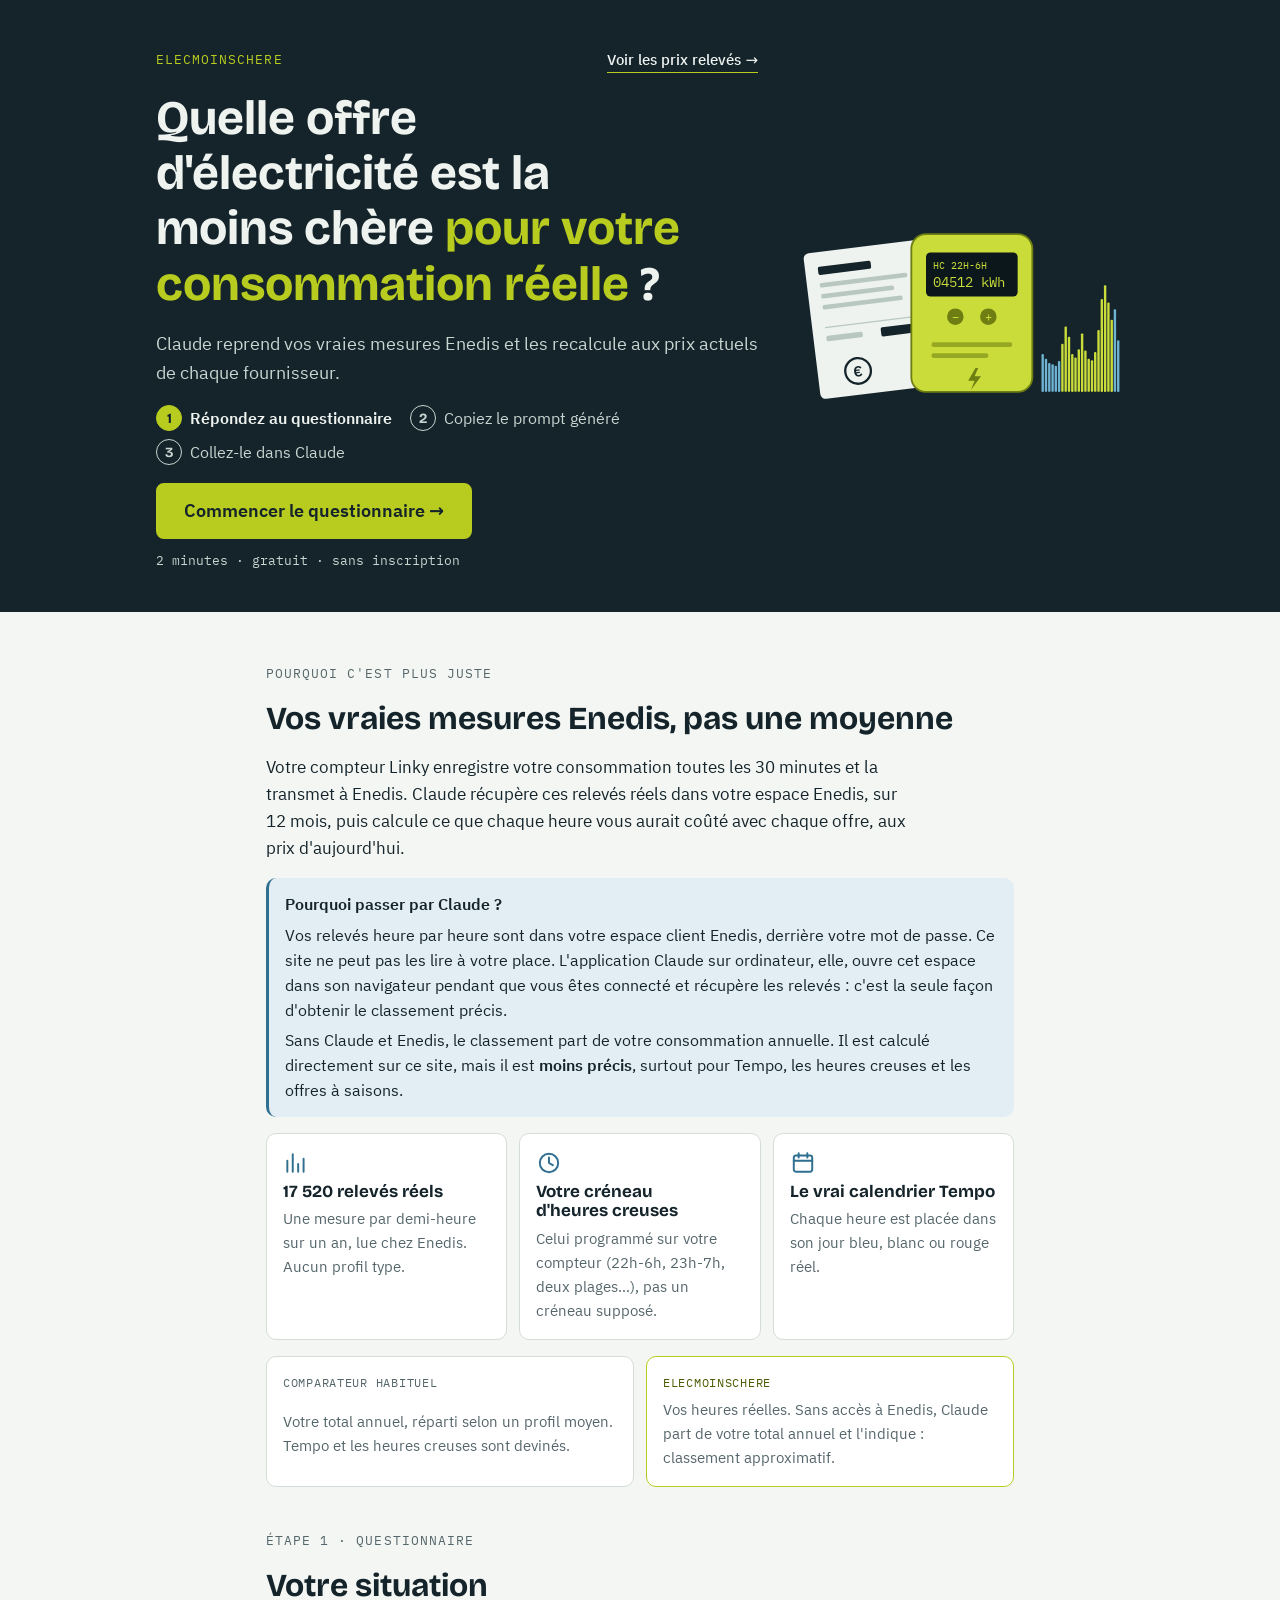
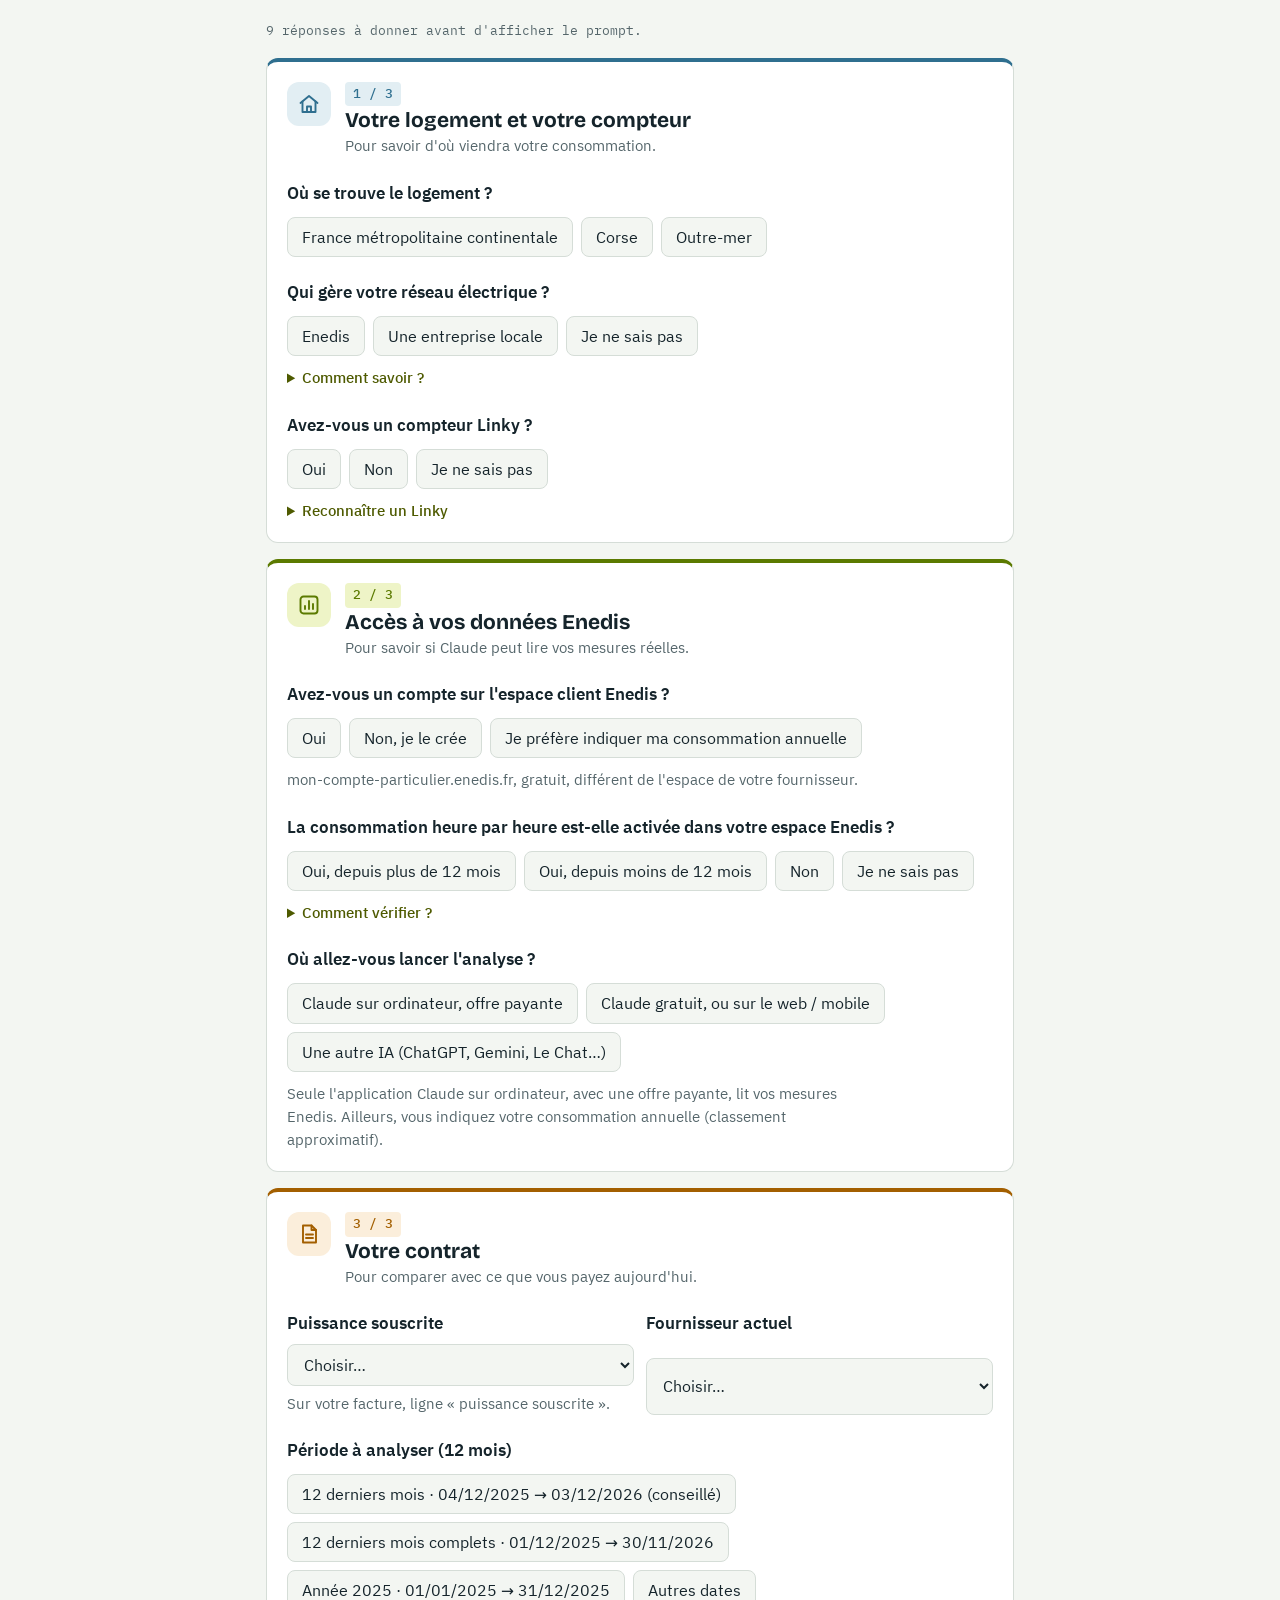
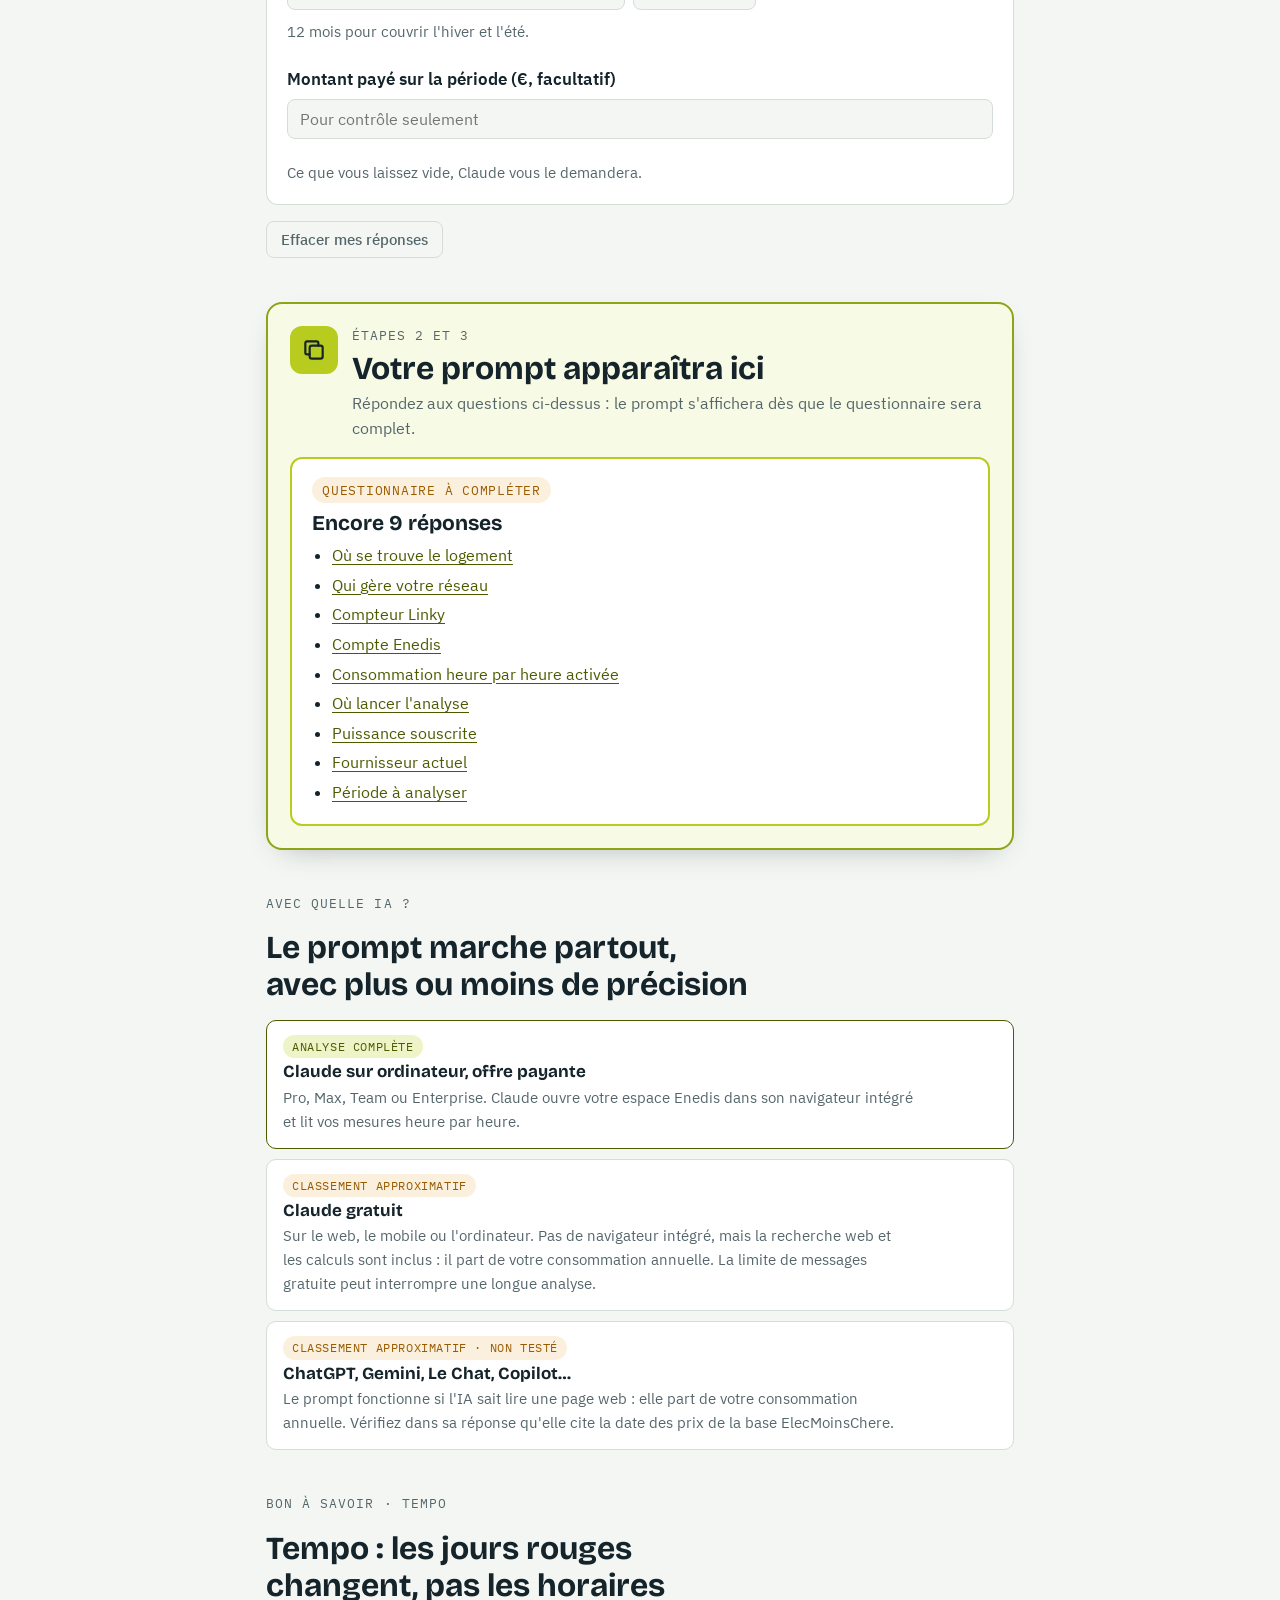
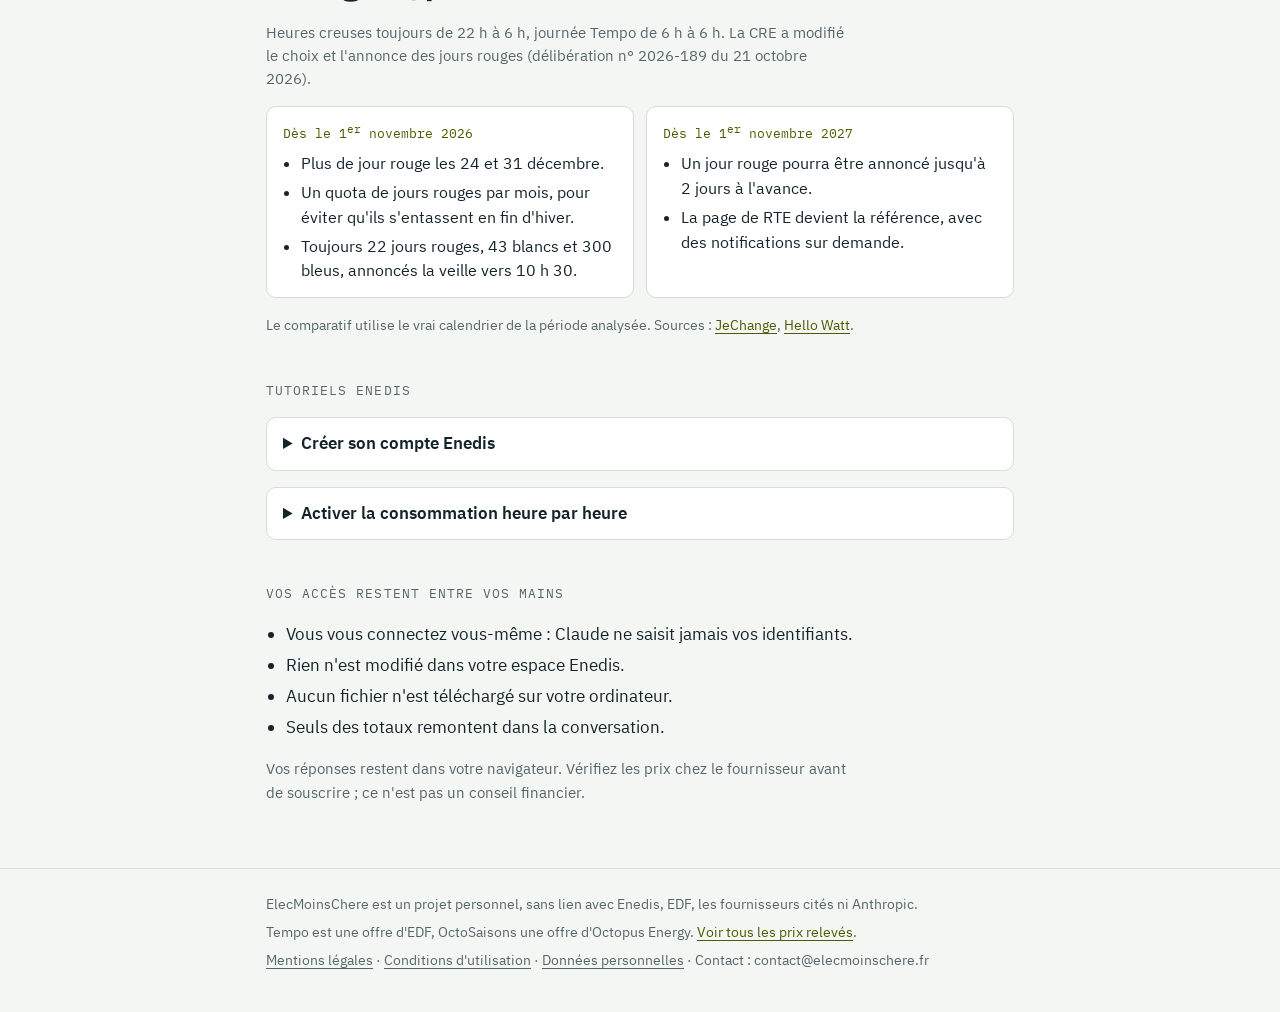
<file: index.html>
<!doctype html>
<html lang="fr">
<head>
<meta charset="utf-8">
<meta name="viewport" content="width=device-width, initial-scale=1, viewport-fit=cover">
<meta name="description" content="Comparez les offres d'électricité sur votre consommation réelle : un questionnaire génère un prompt pour Claude qui lit vos mesures Enedis, ou calcule directement le classement à partir de votre consommation annuelle.">
<style>:root{color-scheme:light;box-sizing:border-box;padding-top:env(safe-area-inset-top,0px);padding-bottom:env(safe-area-inset-bottom,0px)}body{margin:0}img{max-width:100%}[hidden]{display:none!important}</style>
<title>ElecMoinsChere</title>
<meta name="claude:viewport-fit-sides" content="cover">
<link rel="stylesheet" href="fonts/fonts.css">
<style>
/* Layout : une colonne de lecture ; bandeau sombre façon afficheur Linky ; questionnaire en trois blocs, puis le prompt généré */
:root {
  --bg: #F3F6F2;
  --surface: #FFFFFF;
  --ink: #15242B;
  --muted: #55666B;
  --line: #D5DDD7;
  --accent: #B8CC1F;
  --accent-ink: #4E5A00;
  --accent-soft: #EEF4C7;
  --hc: #2F6F8F;
  --hc-soft: #E2EEF3;
  --warn: #9A5B00;
  --warn-soft: #FBF0DD;
  --hero-bg: #15242B;
  --hero-fg: #EEF3EF;
  --hero-muted: #C9D5D0;
  --meter-bg: #0B171B;
  --meter-line: #2C4048;
  --meter-text: #9DB0AA;
  --code-bg: #EAF0EC;
  --ok: #2E7D4F;
  --on-accent: #15242B;
  --font-display: "Bricolage Grotesque", "Segoe UI", system-ui, sans-serif;
  --font-body: "IBM Plex Sans", "Segoe UI", system-ui, sans-serif;
  --font-mono: "IBM Plex Mono", ui-monospace, "SFMono-Regular", Menlo, monospace;
}
@media (prefers-color-scheme: dark) {
  :root:not([data-theme="light"]) {
    --bg: #0E181C; --surface: #15232A; --ink: #E4ECE8; --muted: #9AACAF; --line: #27383F;
    --accent: #C9DC3A; --accent-ink: #D6E65A; --accent-soft: #263018; --hc: #6FB3D2; --hc-soft: #142A33;
    --warn: #F0B45A; --warn-soft: #2E2312;
    --hero-bg: #0A1316; --hero-fg: #EEF3EF; --hero-muted: #B7C5C0; --meter-bg: #071013; --meter-line: #24363D; --meter-text: #8FA39D;
    --code-bg: #111E23; --ok: #6CC793; --on-accent: #15242B; color-scheme: dark;
  }
}
:root[data-theme="dark"] {
  --bg: #0E181C; --surface: #15232A; --ink: #E4ECE8; --muted: #9AACAF; --line: #27383F;
  --accent: #C9DC3A; --accent-ink: #D6E65A; --accent-soft: #263018; --hc: #6FB3D2; --hc-soft: #142A33;
  --warn: #F0B45A; --warn-soft: #2E2312;
  --hero-bg: #0A1316; --hero-fg: #EEF3EF; --hero-muted: #B7C5C0; --meter-bg: #071013; --meter-line: #24363D; --meter-text: #8FA39D;
  --code-bg: #111E23; --ok: #6CC793; --on-accent: #15242B; color-scheme: dark;
}

* { box-sizing: border-box; }
body { background: var(--bg); color: var(--ink); font-family: var(--font-body); font-size: 17px; line-height: 1.6; }
.wrap { max-width: 780px; margin: 0 auto; padding-left: max(16px, env(safe-area-inset-left, 0px)); padding-right: max(16px, env(safe-area-inset-right, 0px)); }
h1, h2, h3 { font-family: var(--font-display); text-wrap: balance; line-height: 1.15; margin: 0; }
p { margin: 0; }
a { color: var(--accent-ink); text-underline-offset: 3px; }
:focus-visible { outline: 3px solid var(--accent); outline-offset: 2px; border-radius: 4px; }

/* Hero */
.hero { background: var(--hero-bg); color: var(--hero-fg); }
.hero .wrap { padding-block: 48px 40px; display: grid; gap: 20px; }
.eyebrow { font-family: var(--font-mono); font-size: 13px; letter-spacing: .08em; text-transform: uppercase; color: var(--accent); }
.hero h1 { font-size: clamp(30px, 6vw, 48px); font-weight: 700; }
.hero h1 em { font-style: normal; color: var(--accent); }
.hero p.lead { font-size: 18px; max-width: 60ch; color: var(--hero-muted); }
.cta { display: flex; flex-wrap: wrap; gap: 12px; }
.btn { font: 600 16px/1 var(--font-body); padding: 14px 20px; border-radius: 8px; cursor: pointer; border: 2px solid var(--accent); text-decoration: none; display: inline-flex; align-items: center; gap: 8px; }
.btn.primary { background: var(--accent); color: var(--on-accent); }
.btn.ghost { background: transparent; color: var(--hero-fg); }
.meter { border: 1px solid var(--meter-line); border-radius: 10px; padding: 14px 16px 10px; background: var(--meter-bg); max-width: 100%; }
.meter-head { display: flex; justify-content: space-between; gap: 12px; flex-wrap: wrap; font-family: var(--font-mono); font-size: 12px; color: var(--meter-text); letter-spacing: .04em; }
.meter-head b { color: var(--accent); font-weight: 500; }
.meter svg { display: block; width: 100%; height: auto; margin-top: 8px; }

/* Sections */
main .wrap { padding-block: 8px 64px; }
section { padding-block: 44px 0; display: grid; gap: 16px; }
section > h2 { font-size: clamp(25px, 4vw, 32px); font-weight: 700; }
.kicker { font-family: var(--font-mono); font-size: 13px; letter-spacing: .08em; text-transform: uppercase; color: var(--muted); }
.prose { display: grid; gap: 14px; max-width: 65ch; }
.compare { display: grid; grid-template-columns: 1fr 1fr; gap: 12px; }
.compare > div { border: 1px solid var(--line); border-radius: 10px; padding: 16px; background: var(--surface); display: grid; gap: 6px; min-width: 0; }
.compare h3 { font-size: 17px; font-family: var(--font-body); font-weight: 600; }
.compare .tag { font-family: var(--font-mono); font-size: 12px; text-transform: uppercase; letter-spacing: .06em; color: var(--muted); }
.compare .ours { border-color: var(--accent); }
.compare .ours .tag { color: var(--accent-ink); }
.compare p { font-size: 15px; color: var(--muted); }

/* Questionnaire */
.block { border: 1px solid var(--line); border-radius: 12px; background: var(--surface); padding: 20px; display: grid; gap: 22px; min-width: 0; }
.block-head { display: flex; align-items: baseline; gap: 12px; flex-wrap: wrap; }
.block-head .n { font-family: var(--font-mono); font-size: 13px; color: var(--accent-ink); background: var(--accent-soft); padding: 2px 8px; border-radius: 4px; }
.block-head h3 { font-size: 21px; }
fieldset { border: 0; margin: 0; padding: 0; display: grid; gap: 10px; min-width: 0; }
legend { font-weight: 600; padding: 0; margin-bottom: 10px; font-size: 17px; }
.hint { font-size: 14.5px; color: var(--muted); max-width: 65ch; }
.chips { display: flex; flex-wrap: wrap; gap: 8px; }
.chip { position: relative; }
.chip input { position: absolute; opacity: 0; inset: 0; margin: 0; cursor: pointer; }
.chip span { display: inline-block; padding: 9px 14px; border: 1.5px solid var(--line); border-radius: 8px; font-size: 15.5px; background: var(--bg); cursor: pointer; line-height: 1.3; }
.chip input:checked + span { border-color: var(--accent-ink); background: var(--accent-soft); color: var(--ink); font-weight: 600; }
.chip input:focus-visible + span { outline: 3px solid var(--accent); outline-offset: 2px; }
.chip span:hover { border-color: var(--muted); }
.field { display: grid; gap: 6px; min-width: 0; }
.field label { font-weight: 600; font-size: 17px; }
.row { display: flex; flex-wrap: wrap; gap: 12px; }
.row .field { flex: 1 1 200px; }
select, input[type="text"], input[type="number"], input[type="date"], input[type="month"] {
  font: 400 16px var(--font-body); color: var(--ink); background: var(--bg); border: 1.5px solid var(--line); border-radius: 8px; padding: 9px 12px; width: 100%; max-width: 100%;
}
.callout { border-radius: 10px; padding: 14px 16px; font-size: 15.5px; display: grid; gap: 8px; min-width: 0; }
.callout.info { background: var(--hc-soft); border-left: 3px solid var(--hc); }
.callout.warn { background: var(--warn-soft); border-left: 3px solid var(--warn); }
.callout strong { font-weight: 600; }
.callout ol { margin: 0; padding-left: 22px; display: grid; gap: 4px; }
.callout a { font-weight: 500; }

/* Parcours et prompt */
.verdict { border: 2px solid var(--accent); border-radius: 12px; background: var(--surface); padding: 18px 20px; display: grid; gap: 8px; }
.verdict .pill { justify-self: start; font-family: var(--font-mono); font-size: 12.5px; text-transform: uppercase; letter-spacing: .06em; padding: 3px 10px; border-radius: 999px; background: var(--accent-soft); color: var(--accent-ink); }
.verdict .pill.est { background: var(--warn-soft); color: var(--warn); }
.verdict .pill.stop { background: var(--warn-soft); color: var(--warn); }
.verdict h3 { font-size: 21px; }
.verdict p { color: var(--muted); font-size: 16px; }
.verdict ul { margin: 0; padding-left: 20px; font-size: 16px; display: grid; gap: 4px; }
.progress { font-family: var(--font-mono); font-size: 13px; color: var(--muted); }
.prompt-box { border: 1px solid var(--line); border-radius: 12px; background: var(--surface); overflow: hidden; }
.prompt-bar { display: flex; justify-content: space-between; align-items: center; gap: 12px; flex-wrap: wrap; padding: 12px 16px; border-bottom: 1px solid var(--line); }
.prompt-bar .meta { font-family: var(--font-mono); font-size: 13px; color: var(--muted); }
.copy { font: 600 15px/1 var(--font-body); padding: 10px 16px; border-radius: 8px; border: 0; cursor: pointer; background: var(--accent); color: var(--on-accent); }
.copy[data-done="1"] { background: var(--ok); color: var(--surface); }
pre#prompt-view { margin: 0; padding: 16px; max-height: 420px; overflow: auto; background: var(--code-bg); font-family: var(--font-mono); font-size: 13px; line-height: 1.55; white-space: pre-wrap; word-break: break-word; }
.linkbtn { font: 500 14.5px var(--font-body); background: none; border: 0; color: var(--accent-ink); cursor: pointer; padding: 10px 16px; text-decoration: underline; text-underline-offset: 3px; }

ol.steps { list-style: none; margin: 0; padding: 0; counter-reset: s; }
ol.steps li { counter-increment: s; display: grid; grid-template-columns: 44px 1fr; gap: 14px; padding-block: 12px; border-top: 1px solid var(--line); }
ol.steps li:last-child { border-bottom: 1px solid var(--line); }
ol.steps li::before { content: counter(s); font-family: var(--font-display); font-weight: 700; font-size: 20px; width: 34px; height: 34px; border-radius: 50%; display: grid; place-items: center; background: var(--accent); color: var(--on-accent); }
ol.steps li > div { min-width: 0; display: grid; gap: 2px; }
ol.steps strong { font-weight: 600; }
ol.steps p { color: var(--muted); font-size: 15.5px; }

.tutos { display: grid; grid-template-columns: 1fr 1fr; gap: 12px; }
.tuto { border: 1px solid var(--line); border-radius: 10px; background: var(--surface); padding: 16px; display: grid; gap: 8px; align-content: start; min-width: 0; }
.tuto h3 { font-size: 18px; }
.tuto ol { margin: 0; padding-left: 22px; display: grid; gap: 6px; font-size: 15.5px; }
.tuto p { font-size: 15px; color: var(--muted); }
.guard { display: grid; grid-template-columns: repeat(2, minmax(0, 1fr)); gap: 10px 24px; }
.guard p { font-size: 16px; }
.guard p b { font-weight: 600; }
.note { border-left: 3px solid var(--hc); padding: 4px 0 4px 16px; color: var(--muted); font-size: 15.5px; max-width: 65ch; }
.reset { justify-self: start; font: 500 14.5px var(--font-body); background: none; border: 1.5px solid var(--line); color: var(--muted); border-radius: 8px; padding: 8px 14px; cursor: pointer; }

footer { border-top: 1px solid var(--line); }
footer .wrap { padding-block: 24px 40px; font-size: 14px; color: var(--muted); display: grid; gap: 6px; }

@media (max-width: 600px) {
  .compare, .guard, .tutos { grid-template-columns: 1fr; }
  body { font-size: 16px; }
  .block { padding: 16px; }
}
@media (prefers-reduced-motion: no-preference) {
  .meter .bar { transform-origin: bottom; animation: rise .7s ease-out both; }
  @keyframes rise { from { transform: scaleY(.15); } to { transform: scaleY(1); } }
}
/* Allègement : flux en 3 étapes, aides repliables, Tempo */
.topbar { display: flex; justify-content: space-between; align-items: center; gap: 12px; flex-wrap: wrap; }
.toplink { color: var(--hero-fg); font-size: 15px; font-weight: 500; text-decoration: none; border-bottom: 1px solid var(--accent); }
.flow { list-style: none; margin: 0; padding: 0; display: flex; flex-wrap: wrap; gap: 8px 18px; font-size: 15.5px; color: var(--hero-muted); }
.flow li { display: inline-flex; align-items: center; gap: 8px; }
.flow b { width: 26px; height: 26px; border-radius: 50%; display: grid; place-items: center; font: 700 14px var(--font-display); border: 1.5px solid var(--hero-muted); color: var(--hero-muted); }
.flow li.now { color: var(--hero-fg); font-weight: 600; }
.flow li.now b { background: var(--accent); border-color: var(--accent); color: var(--on-accent); }
.btn.big { font-size: 18px; padding: 17px 26px; }
.cta { align-items: center; }
.cta-note { font-family: var(--font-mono); font-size: 13px; color: var(--hero-muted); }
details.tip { font-size: 14.5px; color: var(--muted); }
details.tip summary { cursor: pointer; color: var(--accent-ink); font-weight: 500; width: max-content; max-width: 100%; }
details.tip p { margin-top: 6px; max-width: 65ch; }
.timeline { display: grid; grid-template-columns: 1fr 1fr; gap: 12px; }
.timeline > div { border: 1px solid var(--line); border-radius: 10px; background: var(--surface); padding: 14px 16px; display: grid; gap: 6px; align-content: start; min-width: 0; }
.timeline .when { font-family: var(--font-mono); font-size: 13px; color: var(--accent-ink); }
.timeline ul { margin: 0; padding-left: 18px; display: grid; gap: 4px; font-size: 15.5px; }
.src { font-size: 14px; color: var(--muted); }
details.tuto-d { border: 1px solid var(--line); border-radius: 10px; background: var(--surface); padding: 12px 16px; }
details.tuto-d summary { cursor: pointer; font-weight: 600; }
details.tuto-d ol { margin: 10px 0 6px; padding-left: 22px; display: grid; gap: 5px; font-size: 15.5px; }
details.tuto-d p { font-size: 14.5px; color: var(--muted); }
ul.guard { margin: 0; padding-left: 20px; display: grid; gap: 4px; grid-template-columns: none; }
@media (max-width: 600px) { .timeline { grid-template-columns: 1fr; } .btn.big { width: 100%; justify-content: center; } }
/* Refonte : illustration, faits, blocs colorés, prompt mis en avant, IA */
:root { --s1: #2F6F8F; --s1-soft: #E2EEF3; --s2: #5B7A00; --s2-soft: #EEF4C7; --s3: #A35F00; --s3-soft: #FBEEDB;
  --art-paper: #EEF3EF; --art-ink: #15242B; --art-line: #B9C7C1; --art-linky: #C9DC3A; --art-linky-edge: #6E7E12; --art-screen: #0B171B; --art-screen-text: #C9DC3A; --art-hc: #6FB3D2; --art-hp: #C9DC3A;
  --pz-bg: #F7FAE4; --pz-border: #8FA316; }
@media (prefers-color-scheme: dark) { :root:not([data-theme="light"]) { --s1: #6FB3D2; --s1-soft: #142A33; --s2: #C9DC3A; --s2-soft: #263018; --s3: #F0B45A; --s3-soft: #2E2312; --pz-bg: #1A2716; --pz-border: #C9DC3A; } }
:root[data-theme="dark"] { --s1: #6FB3D2; --s1-soft: #142A33; --s2: #C9DC3A; --s2-soft: #263018; --s3: #F0B45A; --s3-soft: #2E2312; --pz-bg: #1A2716; --pz-border: #C9DC3A; }
.hero .wrap.hero-grid { max-width: 1000px; display: grid; grid-template-columns: minmax(0, 1fr) 330px; gap: 20px 36px; align-items: center; }
.hero-text { display: grid; gap: 18px; min-width: 0; }
.hero-art { width: 100%; max-width: 330px; height: auto; display: block; }
.prose-p { max-width: 65ch; }
.facts { display: grid; grid-template-columns: repeat(3, minmax(0, 1fr)); gap: 12px; }
.fact { border: 1px solid var(--line); border-radius: 10px; background: var(--surface); padding: 16px; display: grid; gap: 6px; align-content: start; min-width: 0; }
.fact svg { width: 26px; height: 26px; fill: none; stroke: var(--hc); stroke-width: 1.8; stroke-linecap: round; stroke-linejoin: round; }
.fact h3 { font-size: 17px; }
.fact p { font-size: 15px; color: var(--muted); }
.block { border-top: 4px solid var(--sc, var(--line)); }
.block.s1 { --sc: var(--s1); --sc-soft: var(--s1-soft); }
.block.s2 { --sc: var(--s2); --sc-soft: var(--s2-soft); }
.block.s3 { --sc: var(--s3); --sc-soft: var(--s3-soft); }
.block-head { align-items: flex-start; flex-wrap: nowrap; gap: 14px; }
.block-head > div { display: grid; gap: 2px; min-width: 0; }
.block-head .ico { flex: 0 0 auto; width: 44px; height: 44px; border-radius: 12px; display: grid; place-items: center; background: var(--sc-soft); }
.block-head .ico svg { width: 24px; height: 24px; fill: none; stroke: var(--sc); stroke-width: 1.9; stroke-linecap: round; stroke-linejoin: round; }
.block-head .n { justify-self: start; background: var(--sc-soft); color: var(--sc); font-weight: 500; }
.bdesc { font-size: 14.5px; color: var(--muted); }
.prompt-zone { background: var(--pz-bg); border: 2px solid var(--pz-border); border-radius: 16px; padding: 22px; display: grid; gap: 16px; box-shadow: 0 10px 30px -18px rgba(21, 36, 43, .45); }
.pz-head { display: flex; gap: 14px; align-items: flex-start; }
.pz-head > div { display: grid; gap: 4px; min-width: 0; }
.pz-head h2 { font-size: clamp(25px, 4vw, 32px); }
.pz-sub { color: var(--muted); font-size: 15.5px; }
.pz-badge { flex: 0 0 auto; width: 48px; height: 48px; border-radius: 12px; background: var(--accent); display: grid; place-items: center; }
.pz-badge svg { width: 26px; height: 26px; fill: none; stroke: var(--on-accent); stroke-width: 2; stroke-linecap: round; stroke-linejoin: round; }
.pz-actions { display: flex; flex-wrap: wrap; align-items: center; gap: 12px 18px; }
.copy.big { font-size: 18px; padding: 16px 28px; border-radius: 10px; box-shadow: 0 2px 0 var(--accent-ink); }
.copy.big:hover { filter: brightness(1.05); }
.open-claude { font-weight: 600; font-size: 16px; }
.tuto-edf summary { cursor: pointer; }
.cl-box { background: var(--surface); border: 1px solid var(--line); border-radius: 12px; overflow: hidden; }
.cl-sum { display: grid; grid-template-columns: repeat(auto-fit, minmax(190px, 1fr)); gap: 10px; }
.tile { border-radius: 10px; padding: 12px 14px; display: grid; gap: 2px; border: 1px solid var(--line); background: var(--surface); min-width: 0; }
.tile .tl { font-family: var(--font-mono); font-size: 11.5px; letter-spacing: .05em; text-transform: uppercase; color: var(--muted); }
.tile strong { font-family: var(--font-display); font-size: 28px; line-height: 1.1; font-variant-numeric: tabular-nums; }
.tile .ts { font-size: 13.5px; color: var(--muted); }
.tile { position: relative; }
.tile .info { position: absolute; top: 8px; right: 8px; width: 24px; height: 24px; border-radius: 50%; border: 1.5px solid var(--muted); background: var(--surface); color: var(--ink); font: italic 600 13px/1 Georgia, serif; cursor: pointer; display: grid; place-items: center; padding: 0; }
.tile .info:hover, .tile .info[aria-expanded="true"] { background: var(--ink); color: var(--surface); border-color: var(--ink); }
.tile .tl { padding-right: 26px; }
.pop { position: absolute; z-index: 20; top: 38px; right: 8px; width: min(360px, calc(100vw - 40px)); background: var(--surface); color: var(--ink); border: 1px solid var(--line); border-radius: 10px; box-shadow: 0 12px 32px -12px rgba(0,0,0,.45); padding: 12px 14px; display: grid; gap: 8px; font-size: 13.5px; }
.pop-t { font-weight: 600; font-size: 14px; }
.pop table { border-collapse: collapse; width: 100%; font-variant-numeric: tabular-nums; }
.pop td { padding: 3px 0; vertical-align: top; }
.pop td:nth-child(2) { color: var(--muted); padding-inline: 8px; font-size: 12.5px; }
.pop td.n { text-align: right; white-space: nowrap; }
.pop tr.tot td { border-top: 1px solid var(--line); font-weight: 600; padding-top: 5px; }
.pop-n { color: var(--muted); font-size: 12px; }
.tile.past { background: var(--warn-soft); border-color: var(--warn); }
.tile.next { background: var(--accent-soft); border-color: var(--accent-ink); }
.tile.best { border-color: var(--ok); }
.tile.best strong { color: var(--ok); }
table.cl { width: 100%; border-collapse: collapse; font-size: 14.5px; }
table.cl th { text-align: left; font-family: var(--font-mono); font-weight: 500; font-size: 11px; letter-spacing: .05em; text-transform: uppercase; color: var(--muted); padding: 8px 10px; border-bottom: 1px solid var(--line); white-space: nowrap; }
table.cl td { padding: 6px 10px; border-top: 1px solid var(--line); vertical-align: baseline; line-height: 1.35; }
table.cl .num { text-align: right; font-variant-numeric: tabular-nums; white-space: nowrap; }
table.cl td.rank { color: var(--muted); font-family: var(--font-mono); font-size: 12.5px; width: 2.5em; }
table.cl td.name a { font-weight: 500; }
table.cl .opt { color: var(--muted); font-size: 13px; }
table.cl .pr { font-size: 12.5px; color: var(--ok); white-space: nowrap; }
table.cl tr.ref td { background: var(--accent-soft); font-weight: 600; }
.cl-box .linkbtn { padding: 8px 10px; }
.cl-hyp { font-size: 13px; color: var(--muted); }
.cl-warn { background: var(--warn-soft); border-left: 3px solid var(--warn); border-radius: 8px; padding: 8px 12px; font-size: 14.5px; }
.why-claude { background: var(--hc-soft); border-left: 3px solid var(--hc); border-radius: 10px; padding: 14px 16px; display: grid; gap: 6px; font-size: 15.5px; }
.down { color: var(--ok); } .up { color: #B3261E; }
:root[data-theme="dark"] .up { color: #F28B82; }
@media (prefers-color-scheme: dark) { :root:not([data-theme="light"]) .up { color: #F28B82; } }
@media (max-width: 600px) { table.cl { font-size: 13.5px; } table.cl th, table.cl td { padding: 6px 7px; } table.cl th:first-child, table.cl td.rank { display: none; } table.cl .opt, table.cl .pr { display: block; } .tile strong { font-size: 24px; } .cl-sum { grid-template-columns: 1fr 1fr; } .tile.best { grid-column: 1 / -1; } }
.tuto-edf ol { margin: 0; padding-left: 22px; display: grid; gap: 3px; }
.legal-links a { color: var(--muted); }
.pz-actions .meta { font-family: var(--font-mono); font-size: 13px; color: var(--muted); }
.prompt-zone .prompt-box { background: var(--surface); }
.prompt-zone pre#prompt-view { max-height: 300px; }
.prompt-zone ol.steps li { border-color: var(--pz-border); }
.ia-list { display: grid; gap: 10px; }
.ia { border: 1px solid var(--line); border-radius: 10px; background: var(--surface); padding: 14px 16px; display: grid; gap: 4px; }
.ia.full { border-color: var(--accent-ink); }
.ia h3 { font-size: 17px; }
.ia p { font-size: 15px; color: var(--muted); max-width: 70ch; }
.ia-pill { justify-self: start; font-family: var(--font-mono); font-size: 12px; text-transform: uppercase; letter-spacing: .05em; padding: 2px 9px; border-radius: 999px; background: var(--accent-soft); color: var(--accent-ink); }
.ia-pill.approx { background: var(--warn-soft); color: var(--warn); }
@media (max-width: 760px) {
  .hero .wrap.hero-grid { grid-template-columns: 1fr; }
  .hero-art { order: -1; max-width: 230px; margin-inline: auto; }
  .facts { grid-template-columns: 1fr; }
  .prompt-zone { padding: 16px; }
  .copy.big { width: 100%; }
}
</style>

</head>
<body>
<header class="hero">
  <div class="wrap hero-grid">
    <div class="hero-text">
      <div class="topbar"><span class="eyebrow">ElecMoinsChere</span><a class="toplink" href="prix.html">Voir les prix relevés →</a></div>
      <h1>Quelle offre d'électricité est la moins chère <em>pour votre consommation réelle</em>&nbsp;?</h1>
      <p class="lead">Claude reprend vos vraies mesures Enedis et les recalcule aux prix actuels de chaque fournisseur.</p>
      <ol class="flow" aria-label="Comment ça marche">
        <li class="now"><b>1</b>Répondez au questionnaire</li>
        <li><b>2</b>Copiez le prompt généré</li>
        <li><b>3</b>Collez-le dans Claude</li>
      </ol>
      <div class="cta">
        <a class="btn primary big" href="#questionnaire">Commencer le questionnaire&nbsp;→</a>
        <span class="cta-note">2 minutes · gratuit · sans inscription</span>
      </div>
    </div>
    <svg class="hero-art" viewBox="0 0 360 210" role="img" aria-label="Un compteur Linky affichant la consommation, une facture d'électricité et une courbe heure par heure">
      <g transform="rotate(-7 92 105)">
        <rect x="18" y="34" width="132" height="160" rx="6" fill="var(--art-paper)"/>
        <rect x="32" y="50" width="58" height="9" rx="2" fill="var(--art-ink)"/>
        <rect x="32" y="68" width="96" height="5" rx="2" fill="var(--art-line)"/>
        <rect x="32" y="80" width="80" height="5" rx="2" fill="var(--art-line)"/>
        <rect x="32" y="92" width="88" height="5" rx="2" fill="var(--art-line)"/>
        <rect x="32" y="116" width="96" height="1.5" fill="var(--art-line)"/>
        <rect x="32" y="126" width="40" height="6" rx="2" fill="var(--art-line)"/>
        <rect x="92" y="124" width="36" height="10" rx="2" fill="var(--art-ink)"/>
        <circle cx="62" cy="168" r="14" fill="none" stroke="var(--art-ink)" stroke-width="2.5"/>
        <text x="62" y="174" text-anchor="middle" font-family="IBM Plex Sans, sans-serif" font-weight="600" font-size="16" fill="var(--art-ink)">€</text>
      </g>
      <rect x="128" y="22" width="132" height="172" rx="16" fill="var(--art-linky)"/>
      <rect x="128" y="22" width="132" height="172" rx="16" fill="none" stroke="var(--art-linky-edge)" stroke-width="2"/>
      <rect x="144" y="42" width="100" height="48" rx="5" fill="var(--art-screen)"/>
      <text x="152" y="60" font-family="IBM Plex Mono, monospace" font-size="10.5" fill="var(--art-screen-text)">HC 22H-6H</text>
      <text x="152" y="80" font-family="IBM Plex Mono, monospace" font-size="15" fill="var(--art-screen-text)">04512 kWh</text>
      <circle cx="176" cy="112" r="9" fill="var(--art-linky-edge)"/><text x="176" y="116.5" text-anchor="middle" font-family="IBM Plex Sans, sans-serif" font-size="13" fill="var(--art-linky)">−</text>
      <circle cx="212" cy="112" r="9" fill="var(--art-linky-edge)"/><text x="212" y="116.5" text-anchor="middle" font-family="IBM Plex Sans, sans-serif" font-size="13" fill="var(--art-linky)">+</text>
      <rect x="150" y="140" width="88" height="5" rx="2" fill="var(--art-linky-edge)" opacity=".55"/>
      <rect x="150" y="152" width="62" height="5" rx="2" fill="var(--art-linky-edge)" opacity=".55"/>
      <path d="M198 168 l-8 14 h7 l-4 10 l11 -15 h-7 l4 -9 z" fill="var(--art-linky-edge)"/>
      <g id="hero-bars"></g>
    </svg>
  </div>
</header>

<main>
  <div class="wrap">

    <section id="pourquoi">
      <span class="kicker">Pourquoi c'est plus juste</span>
      <h2>Vos vraies mesures Enedis, pas une moyenne</h2>
      <p class="prose-p">Votre compteur Linky enregistre votre consommation toutes les 30 minutes et la transmet à Enedis. Claude récupère ces relevés réels dans votre espace Enedis, sur 12 mois, puis calcule ce que chaque heure vous aurait coûté avec chaque offre, aux prix d'aujourd'hui.</p>
      <div class="why-claude">
        <strong>Pourquoi passer par Claude&nbsp;?</strong>
        <p>Vos relevés heure par heure sont dans votre espace client Enedis, derrière votre mot de passe. Ce site ne peut pas les lire à votre place. L'application Claude sur ordinateur, elle, ouvre cet espace dans son navigateur pendant que vous êtes connecté et récupère les relevés&nbsp;: c'est la seule façon d'obtenir le classement précis.</p>
        <p>Sans Claude et Enedis, le classement part de votre consommation annuelle. Il est calculé directement sur ce site, mais il est <strong>moins précis</strong>, surtout pour Tempo, les heures creuses et les offres à saisons.</p>
      </div>
      <div class="facts">
        <div class="fact">
          <svg viewBox="0 0 24 24" aria-hidden="true"><path d="M4 20V10M9 20V4M14 20v-7M19 20V8"/></svg>
          <h3>17 520 relevés réels</h3>
          <p>Une mesure par demi-heure sur un an, lue chez Enedis. Aucun profil type.</p>
        </div>
        <div class="fact">
          <svg viewBox="0 0 24 24" aria-hidden="true"><circle cx="12" cy="12" r="8.5"/><path d="M12 7v5l3.5 2"/></svg>
          <h3>Votre créneau d'heures creuses</h3>
          <p>Celui programmé sur votre compteur (22h-6h, 23h-7h, deux plages…), pas un créneau supposé.</p>
        </div>
        <div class="fact">
          <svg viewBox="0 0 24 24" aria-hidden="true"><rect x="3.5" y="5" width="17" height="15" rx="2"/><path d="M3.5 10h17M8 3v4M16 3v4"/></svg>
          <h3>Le vrai calendrier Tempo</h3>
          <p>Chaque heure est placée dans son jour bleu, blanc ou rouge réel.</p>
        </div>
      </div>
      <div class="compare">
        <div>
          <span class="tag">Comparateur habituel</span>
          <p>Votre total annuel, réparti selon un profil moyen. Tempo et les heures creuses sont devinés.</p>
        </div>
        <div class="ours">
          <span class="tag">ElecMoinsChere</span>
          <p>Vos heures réelles. Sans accès à Enedis, Claude part de votre total annuel et l'indique : classement approximatif.</p>
        </div>
      </div>
    </section>

    <section id="questionnaire">
      <span class="kicker">Étape 1 · Questionnaire</span>
      <h2>Votre situation</h2>
      <p class="progress" id="progress"></p>

      <div class="block s1" id="b1">
        <div class="block-head"><span class="ico"><svg viewBox="0 0 24 24" aria-hidden="true"><path d="M3.5 11 12 4l8.5 7"/><path d="M5.5 9.5V20h13V9.5"/><path d="M10 20v-5.5h4V20"/></svg></span><div><span class="n">1 / 3</span><h3>Votre logement et votre compteur</h3><p class="bdesc">Pour savoir d'où viendra votre consommation.</p></div></div>

        <fieldset id="q-loc">
          <legend>Où se trouve le logement&nbsp;?</legend>
          <div class="chips">
            <label class="chip"><input type="radio" name="loc" id="loc-metro" value="metro"><span>France métropolitaine continentale</span></label>
            <label class="chip"><input type="radio" name="loc" id="loc-corse" value="corse"><span>Corse</span></label>
            <label class="chip"><input type="radio" name="loc" id="loc-dom" value="dom"><span>Outre-mer</span></label>
          </div>
          <div class="callout warn" data-show="loc=corse|dom"><p><strong>Ce comparatif ne couvre pas votre territoire.</strong> En Corse et outre-mer, le réseau est géré par EDF SEI et le tarif réglementé d'EDF est l'offre de référence ; la base de prix ElecMoinsChere ne couvre que la France continentale.</p></div>
        </fieldset>

        <fieldset id="q-reseau">
          <legend>Qui gère votre réseau électrique&nbsp;?</legend>
          <div class="chips">
            <label class="chip"><input type="radio" name="reseau" id="reseau-enedis" value="enedis"><span>Enedis</span></label>
            <label class="chip"><input type="radio" name="reseau" id="reseau-eld" value="eld"><span>Une entreprise locale</span></label>
            <label class="chip"><input type="radio" name="reseau" id="reseau-nsp" value="nsp"><span>Je ne sais pas</span></label>
          </div>
          <details class="tip"><summary>Comment savoir&nbsp;?</summary><p id="tuto-reseau"></p></details>
        </fieldset>

        <fieldset id="q-eld" data-show="reseau=eld">
          <legend>L'espace client de votre gestionnaire permet-il de télécharger votre consommation heure par heure&nbsp;?</legend>
          <div class="chips">
            <label class="chip"><input type="radio" name="eld_export" id="eld-oui" value="oui"><span>Oui</span></label>
            <label class="chip"><input type="radio" name="eld_export" id="eld-non" value="non"><span>Non</span></label>
            <label class="chip"><input type="radio" name="eld_export" id="eld-nsp" value="nsp"><span>Je ne sais pas</span></label>
          </div>
          <p class="hint">Rubrique « consommation » ou « courbe de charge » de son espace client. Sinon, l'analyse sera estimée sur vos factures.</p>
        </fieldset>

        <fieldset id="q-linky">
          <legend>Avez-vous un compteur Linky&nbsp;?</legend>
          <div class="chips">
            <label class="chip"><input type="radio" name="linky" id="linky-oui" value="oui"><span>Oui</span></label>
            <label class="chip"><input type="radio" name="linky" id="linky-non" value="non"><span>Non</span></label>
            <label class="chip"><input type="radio" name="linky" id="linky-nsp" value="nsp"><span>Je ne sais pas</span></label>
          </div>
          <details class="tip"><summary>Reconnaître un Linky</summary><p id="tuto-linky"></p></details>
          <div class="callout info" data-show="linky=non"><p>Sans Linky, l'analyse sera <strong>estimée à partir de vos factures</strong> : fiable pour Base et heures creuses, moins pour Tempo.</p></div>
        </fieldset>
      </div>

      <div class="block s2" id="b2">
        <div class="block-head"><span class="ico"><svg viewBox="0 0 24 24" aria-hidden="true"><rect x="3.5" y="3.5" width="17" height="17" rx="3"/><path d="M8 16v-3M12 16V8M16 16v-5"/></svg></span><div><span class="n">2 / 3</span><h3>Accès à vos données Enedis</h3><p class="bdesc">Pour savoir si Claude peut lire vos mesures réelles.</p></div></div>

        <fieldset id="q-compte">
          <legend>Avez-vous un compte sur l'espace client Enedis&nbsp;?</legend>
          <div class="chips">
            <label class="chip"><input type="radio" name="compte" id="compte-oui" value="oui"><span>Oui</span></label>
            <label class="chip"><input type="radio" name="compte" id="compte-non" value="non"><span>Non, je le crée</span></label>
            <label class="chip"><input type="radio" name="compte" id="compte-annuel" value="annuel"><span>Je préfère indiquer ma consommation annuelle</span></label>
          </div>
          <p class="hint">mon-compte-particulier.enedis.fr, gratuit, différent de l'espace de votre fournisseur.</p>
          <div class="callout info" data-show="compte=annuel"><p>D'accord : vous indiquerez votre consommation de l'année en kWh plus bas. Le classement sera <strong>approximatif</strong> pour Tempo et les offres à saisons.</p></div>
          <div class="callout info" data-show="compte=non">
            <p><strong>Créez votre compte (5 minutes)</strong></p>
            <ol class="tuto-inscription"></ol>
            <p class="tuto-prm"></p>
          </div>
        </fieldset>

        <fieldset id="q-horaire">
          <legend>La consommation heure par heure est-elle activée dans votre espace Enedis&nbsp;?</legend>
          <div class="chips">
            <label class="chip"><input type="radio" name="horaire" id="horaire-plus12" value="plus12"><span>Oui, depuis plus de 12 mois</span></label>
            <label class="chip"><input type="radio" name="horaire" id="horaire-moins12" value="moins12"><span>Oui, depuis moins de 12 mois</span></label>
            <label class="chip"><input type="radio" name="horaire" id="horaire-non" value="non"><span>Non</span></label>
            <label class="chip"><input type="radio" name="horaire" id="horaire-nsp" value="nsp"><span>Je ne sais pas</span></label>
          </div>
          <details class="tip"><summary>Comment vérifier&nbsp;?</summary><p id="tuto-verif"></p></details>
          <div class="field" data-show="horaire=moins12">
            <label for="activation">Activée depuis (environ)</label>
            <input type="month" id="activation" name="activation">
          </div>
          <div class="callout warn" data-show="horaire=non">
            <p><strong>Activez-la aujourd'hui pour la prochaine fois</strong></p>
            <ol class="tuto-activation"></ol>
          </div>
          <div class="callout info" data-show="horaire=nsp"><p>Pas de souci : Claude testera vos données.</p></div>
        </fieldset>

        <fieldset id="q-appareil">
          <legend>Où allez-vous lancer l'analyse&nbsp;?</legend>
          <div class="chips">
            <label class="chip"><input type="radio" name="appareil" id="appareil-desktop" value="desktop"><span>Claude sur ordinateur, offre payante</span></label>
            <label class="chip"><input type="radio" name="appareil" id="appareil-web" value="web"><span>Claude gratuit, ou sur le web / mobile</span></label>
            <label class="chip"><input type="radio" name="appareil" id="appareil-autre" value="autre"><span>Une autre IA (ChatGPT, Gemini, Le Chat…)</span></label>
          </div>
          <p class="hint">Seule l'application Claude sur ordinateur, avec une offre payante, lit vos mesures Enedis. Ailleurs, vous indiquez votre consommation annuelle (classement approximatif).</p>
        </fieldset>
      </div>

      <div class="block s3" id="b3">
        <div class="block-head"><span class="ico"><svg viewBox="0 0 24 24" aria-hidden="true"><path d="M6 3.5h8.5L19 8v12.5H6z"/><path d="M14.5 3.5V8H19"/><path d="M9 12.5h7M9 16h7"/></svg></span><div><span class="n" id="b3n">3 / 3</span><h3>Votre contrat</h3><p class="bdesc">Pour comparer avec ce que vous payez aujourd'hui.</p></div></div>

        <div class="row">
          <div class="field">
            <label for="kva">Puissance souscrite</label>
            <select id="kva" name="kva">
              <option value="">Choisir…</option>
              <option value="3">3 kVA</option><option value="6">6 kVA</option><option value="9">9 kVA</option><option value="12">12 kVA</option>
              <option value="15">15 kVA</option><option value="18">18 kVA</option><option value="24">24 kVA</option><option value="30">30 kVA</option><option value="36">36 kVA</option>
              <option value="nsp">Je ne sais pas</option>
            </select>
            <p class="hint">Sur votre facture, ligne « puissance souscrite ».</p>
          </div>
          <div class="field">
            <label for="fournisseur">Fournisseur actuel</label>
            <select id="fournisseur" name="fournisseur"></select>
            <input type="text" id="fournisseur_autre" name="fournisseur_autre" placeholder="Nom du fournisseur" aria-label="Nom du fournisseur" data-show="fournisseur=__autre">
          </div>
        </div>

        <div class="field" data-show="fournisseur!=">
          <label for="offre">Offre actuelle</label>
          <select id="offre" name="offre"></select>
          <input type="text" id="offre_autre" name="offre_autre" placeholder="Nom de l'offre et option (Base, HP/HC…)" aria-label="Nom de l'offre" data-show="offre=__autre">
        </div>

        <fieldset id="q-periode">
          <legend>Période à analyser (12 mois)</legend>
          <div class="chips" id="periodes"></div>
          <div class="row" data-show="periode=perso">
            <div class="field"><label for="debut">Début</label><input type="date" id="debut" name="debut"></div>
            <div class="field"><label for="fin">Fin</label><input type="date" id="fin" name="fin"></div>
          </div>
          <p class="hint" id="periode-hint">12 mois pour couvrir l'hiver et l'été.</p>
        </fieldset>

        <fieldset id="q-chauffage" data-show="estime=1">
          <legend>Chauffage électrique&nbsp;?</legend>
          <div class="chips">
            <label class="chip"><input type="radio" name="chauffage" id="ch-oui" value="oui"><span>Oui</span></label>
            <label class="chip"><input type="radio" name="chauffage" id="ch-non" value="non"><span>Non</span></label>
            <label class="chip"><input type="radio" name="chauffage" id="ch-nsp" value="nsp"><span>Je ne sais pas</span></label>
          </div>
          <p class="hint">Radiateurs, pompe à chaleur ou chaudière électrique.</p>
        </fieldset>

        <details class="callout info tuto-edf" id="tuto-edf" open hidden>
          <summary><strong>Trouver votre consommation annuelle chez EDF</strong></summary>
          <p><strong>Dans l'espace client EDF</strong> (compteur Linky) :</p>
          <ol>
            <li>Connectez-vous sur <a href="https://particulier.edf.fr" target="_blank" rel="noopener">particulier.edf.fr</a>, espace client.</li>
            <li>Ouvrez la rubrique <strong>« Ma conso »</strong>.</li>
            <li>Passez le graphique en <strong>vue annuelle</strong>, ou additionnez les 12 derniers mois en vue mensuelle.</li>
            <li>Notez le total en kWh, et la part en heures creuses si elle est affichée.</li>
          </ol>
          <p><strong>Dans l'application EDF &amp; MOI</strong> : même suivi de consommation, rubrique consommation.</p>
          <p><strong>Sur la facture</strong> : votre facture annuelle (facture de régularisation si vous êtes mensualisé) indique la consommation de la période en kWh, dans le détail de la consommation. Vous pouvez aussi la joindre dans la conversation : Claude la lira.</p>
        </details>
        <p class="hint" id="tuto-autre-fourn" hidden>Votre consommation annuelle figure sur votre facture de régularisation et dans la rubrique consommation de l'espace client de votre fournisseur.</p>
        <div class="row" data-show="parcours=factures">
          <div class="field">
            <label for="kwh_total">Consommation annuelle (kWh)</label>
            <input type="number" id="kwh_total" name="kwh_total" min="0" step="1" inputmode="numeric" placeholder="ex. 4 500">
            <p class="hint">Facture de régularisation, ou espace client de votre fournisseur. Saisissez-la pour voir le classement tout de suite sur cette page.</p>
          </div>
          <div class="field">
            <label for="kwh_hc">Dont heures creuses (kWh, facultatif)</label>
            <input type="number" id="kwh_hc" name="kwh_hc" min="0" step="1" inputmode="numeric" placeholder="ex. 1 300">
          </div>
        </div>

        <div class="field">
          <label for="montant">Montant payé sur la période (€, facultatif)</label>
          <input type="number" id="montant" name="montant" min="0" step="1" inputmode="numeric" placeholder="Pour contrôle seulement">
        </div>
        <p class="hint">Ce que vous laissez vide, Claude vous le demandera.</p>
      </div>

      <button class="reset" id="reset" type="button">Effacer mes réponses</button>
    </section>

    <section id="classement" hidden>
      <span class="kicker">Votre classement · calculé sur cette page</span>
      <h2>Les offres pour <span id="cl-kwh"></span> par an</h2>
      <p class="cl-warn"><strong>Classement approximatif</strong> : calculé à partir de votre total annuel. Pour le classement précis, sur vos vrais relevés heure par heure, il faut l'application Claude sur ordinateur et votre espace Enedis.</p>
      <div class="cl-sum" id="cl-sum"></div>
      <div class="cl-box">
        <table class="cl">
          <thead><tr><th scope="col">#</th><th scope="col">Offre</th><th scope="col" class="num">L'an prochain</th><th scope="col" class="num">vs contrat</th></tr></thead>
          <tbody id="cl-rows"></tbody>
        </table>
        <button class="linkbtn" id="cl-more" type="button"></button>
      </div>
      <p class="cl-hyp" id="cl-hyp"></p>
    </section>

    <section id="prompt">
      <div class="prompt-zone">
        <div class="pz-head">
          <span class="pz-badge" aria-hidden="true"><svg viewBox="0 0 24 24"><rect x="8" y="8" width="12" height="12" rx="2"/><path d="M16 8V5.5A1.5 1.5 0 0 0 14.5 4h-9A1.5 1.5 0 0 0 4 5.5v9A1.5 1.5 0 0 0 5.5 16H8"/></svg></span>
          <div>
            <span class="kicker">Étapes 2 et 3</span>
            <h2 id="pz-title">Votre prompt est prêt</h2>
            <p class="pz-sub" id="pz-sub">Copiez-le, puis collez-le dans une nouvelle conversation.</p>
          </div>
        </div>
        <div class="verdict" id="verdict" aria-live="polite"></div>
        <div class="pz-actions" id="pz-actions">
          <button class="copy big" id="copy-btn" type="button">Copier le prompt</button>
          <a class="open-claude" href="https://claude.ai/new" target="_blank" rel="noopener">Ouvrir Claude ↗</a>
          <span class="meta" id="prompt-meta"></span>
        </div>
        <div class="prompt-box" id="prompt-box">
          <pre id="prompt-view" tabindex="0" aria-label="Texte du prompt"></pre>
          <button class="linkbtn" id="expand-btn" type="button">Afficher en entier</button>
        </div>
        <ol class="steps" id="launch"></ol>
      </div>
    </section>

    <section id="ia">
      <span class="kicker">Avec quelle IA&nbsp;?</span>
      <h2>Le prompt marche partout, avec plus ou moins de précision</h2>
      <div class="ia-list">
        <div class="ia full">
          <span class="ia-pill">Analyse complète</span>
          <h3>Claude sur ordinateur, offre payante</h3>
          <p>Pro, Max, Team ou Enterprise. Claude ouvre votre espace Enedis dans son navigateur intégré et lit vos mesures heure par heure.</p>
        </div>
        <div class="ia">
          <span class="ia-pill approx">Classement approximatif</span>
          <h3>Claude gratuit</h3>
          <p>Sur le web, le mobile ou l'ordinateur. Pas de navigateur intégré, mais la recherche web et les calculs sont inclus : il part de votre consommation annuelle. La limite de messages gratuite peut interrompre une longue analyse.</p>
        </div>
        <div class="ia">
          <span class="ia-pill approx">Classement approximatif · non testé</span>
          <h3>ChatGPT, Gemini, Le Chat, Copilot…</h3>
          <p>Le prompt fonctionne si l'IA sait lire une page web : elle part de votre consommation annuelle. Vérifiez dans sa réponse qu'elle cite la date des prix de la base ElecMoinsChere.</p>
        </div>
      </div>
    </section>

    <section id="tempo">
      <span class="kicker">Bon à savoir · Tempo</span>
      <h2>Tempo : les jours rouges changent, pas les horaires</h2>
      <p class="hint">Heures creuses toujours de 22 h à 6 h, journée Tempo de 6 h à 6 h. La CRE a modifié le choix et l'annonce des jours rouges (délibération n° 2026-189 du 21 octobre 2026).</p>
      <div class="timeline">
        <div>
          <span class="when">Dès le 1<sup>er</sup> novembre 2026</span>
          <ul>
            <li>Plus de jour rouge les 24 et 31 décembre.</li>
            <li>Un quota de jours rouges par mois, pour éviter qu'ils s'entassent en fin d'hiver.</li>
            <li>Toujours 22 jours rouges, 43 blancs et 300 bleus, annoncés la veille vers 10 h 30.</li>
          </ul>
        </div>
        <div>
          <span class="when">Dès le 1<sup>er</sup> novembre 2027</span>
          <ul>
            <li>Un jour rouge pourra être annoncé jusqu'à 2 jours à l'avance.</li>
            <li>La page de RTE devient la référence, avec des notifications sur demande.</li>
          </ul>
        </div>
      </div>
      <p class="src">Le comparatif utilise le vrai calendrier de la période analysée. Sources : <a href="https://www.jechange.fr/energie/electricite/news/jours-rouges-tempo-connus-2-jours-avance-rte-novembre-2027" target="_blank" rel="noopener">JeChange</a>, <a href="https://www.hellowatt.fr/blog/cre-reforme-tempo-novembre-2026/" target="_blank" rel="noopener">Hello Watt</a>.</p>
    </section>

    <section id="tutoriels">
      <span class="kicker">Tutoriels Enedis</span>
      <details class="tuto-d">
        <summary>Créer son compte Enedis</summary>
        <ol class="tuto-inscription"></ol>
        <p class="tuto-prm"></p>
      </details>
      <details class="tuto-d">
        <summary>Activer la consommation heure par heure</summary>
        <ol class="tuto-activation"></ol>
        <p id="tuto-verif-2"></p>
      </details>
    </section>

    <section id="securite">
      <span class="kicker">Vos accès restent entre vos mains</span>
      <ul class="guard">
        <li>Vous vous connectez vous-même : Claude ne saisit jamais vos identifiants.</li>
        <li>Rien n'est modifié dans votre espace Enedis.</li>
        <li>Aucun fichier n'est téléchargé sur votre ordinateur.</li>
        <li>Seuls des totaux remontent dans la conversation.</li>
      </ul>
      <p class="hint">Vos réponses restent dans votre navigateur. Vérifiez les prix chez le fournisseur avant de souscrire ; ce n'est pas un conseil financier.</p>
    </section>

  </div>
</main>

<footer>
  <div class="wrap">
    <p>ElecMoinsChere est un projet personnel, sans lien avec Enedis, EDF, les fournisseurs cités ni Anthropic.</p>
    <p>Tempo est une offre d'EDF, OctoSaisons une offre d'Octopus Energy. <a href="prix.html">Voir tous les prix relevés</a>.</p>
    <p class="legal-links"><a href="mentions-legales.html">Mentions légales</a> · <a href="mentions-legales.html#conditions">Conditions d'utilisation</a> · <a href="mentions-legales.html#donnees">Données personnelles</a> · Contact : contact@elecmoinschere.fr</p>
  </div>
</footer>

<script>
// Générateur du prompt ElecMoinsChere : construit le prompt à partir des réponses du questionnaire.
// a = {} (aucune réponse) donne la version complète, qui pose elle-même toutes les questions.
var EMC = (function () {
  var VERSION = 'v11';
  var VERSION_DATE = '31 oct. 2026';

  var TUTO_RESEAU = "Pour savoir qui gère votre réseau : regardez votre facture d'électricité, à la rubrique dépannage ou acheminement. Si le numéro de dépannage est 09 726 750 suivi du numéro de votre département, ou si le nom Enedis apparaît, c'est Enedis (plus de 95 % des foyers). Sinon, c'est une entreprise locale : Strasbourg Électricité Réseaux, GreenAlp (Grenoble), Réséda (Metz), SRD (Vienne), Gérédis (Deux-Sèvres), une SICAE, Vialis (Colmar)…";
  var TUTO_LINKY = "Le compteur Linky est un boîtier vert anis avec un petit écran qui fait défiler des informations quand on appuie sur ses touches + et −. Un ancien compteur est gris, noir ou blanc, avec un disque qui tourne ou un afficheur sans touches.";
  var TUTO_PRM = "Le numéro PRM (ou PDL) compte 14 chiffres. Il figure sur toutes vos factures d'électricité. Vous pouvez aussi le lire sur l'écran du Linky : appuyez plusieurs fois sur la touche + jusqu'à l'affichage « NUMERO PRM ». Ne le confondez pas avec le numéro de série gravé sur le boîtier.";
  var TUTO_INSCRIPTION = [
    "Préparez votre numéro PRM (14 chiffres, sur votre facture ou sur l'écran du Linky).",
    "Allez sur mon-compte-particulier.enedis.fr et choisissez de créer un compte particulier.",
    "Indiquez votre nom, votre prénom et votre adresse e-mail.",
    "Ouvrez l'e-mail d'Enedis (regardez aussi dans les indésirables) et cliquez sur le lien pour finaliser l'inscription.",
    "Créez un mot de passe : au moins 8 caractères, avec une majuscule, un chiffre et un caractère spécial.",
    "À la première connexion, acceptez les conditions d'utilisation et vérifiez l'adresse du logement.",
    "Ajoutez votre compteur avec le numéro PRM. Il faut être titulaire du contrat d'électricité de ce logement.",
    "C'est prêt quand votre consommation par jour s'affiche dans le suivi des mesures (les données arrivent avec un jour de décalage)."
  ];
  var TUTO_ACTIVATION = [
    "Connectez-vous à mon-compte-particulier.enedis.fr.",
    "Ouvrez la rubrique qui gère l'accès à vos données (« Gérer l'accès à mes données » ; le nom exact peut varier selon l'affichage).",
    "Activez l'enregistrement de la consommation horaire dans votre compteur, puis sa collecte par Enedis (deux interrupteurs, ou un seul selon l'affichage).",
    "C'est gratuit, révocable à tout moment, et ça ne change ni votre contrat ni votre facture. Votre fournisseur n'y a pas accès.",
    "Les mesures arrivent à partir du lendemain, jamais avant : l'historique démarre ce jour-là. Il faut 12 mois pour une comparaison complète.",
    "En attendant, une analyse estimée reste possible avec votre consommation par jour, collectée par défaut sur les compteurs Linky."
  ];
  var TUTO_VERIFIER_HORAIRE = "Pour vérifier : dans votre espace Enedis, ouvrez le suivi de vos mesures et choisissez l'affichage par heure (ou par demi-heure). Si des barres apparaissent, la consommation horaire est activée ; reculez dans le temps pour voir depuis quand.";

  function liste(t) { return t.map(function (x, i) { return '   ' + (i + 1) + '. ' + x; }).join('\n'); }

  var LIBELLES = {
    loc: { metro: 'France métropolitaine continentale', corse: 'Corse', dom: 'outre-mer' },
    reseau: { enedis: 'Enedis', eld: 'une entreprise locale de distribution', nsp: 'je ne sais pas' },
    eld_export: { oui: 'oui', non: 'non', nsp: 'je ne sais pas' },
    linky: { oui: 'oui', non: 'non', nsp: 'je ne sais pas' },
    compte: { oui: 'oui', non: "non, je le crée en suivant le tutoriel", annuel: "je préfère ne pas l'utiliser et indiquer ma consommation annuelle" },
    horaire: { plus12: 'oui, depuis plus de 12 mois', moins12: 'oui, depuis moins de 12 mois', non: 'non', nsp: 'je ne sais pas' },
    appareil: { desktop: "application Claude sur ordinateur, avec le navigateur intégré", web: "Claude gratuit, ou sur le web ou mobile (pas d'accès à l'espace Enedis : j'indique ma consommation annuelle)", autre: "une autre IA que Claude (j'indique ma consommation annuelle)" },
    chauffage: { oui: 'oui', non: 'non', nsp: 'je ne sais pas' }
  };

  // Parcours : null = indéterminé (version complète), sinon horszone | factures | fichier | enedis
  function parcours(a) {
    if (a.loc === 'corse' || a.loc === 'dom') return 'horszone';
    if (a.reseau === 'eld') return a.eld_export === 'oui' ? 'fichier' : 'factures';
    if (a.linky === 'non') return 'factures';
    if (a.compte === 'annuel') return 'factures';
    if (!a.loc && !a.reseau && !a.linky && !a.appareil) return null;
    if (a.appareil === 'web' || a.appareil === 'autre') return 'factures';
    return 'enedis';
  }

  function precision(a, p) {
    if (p === 'factures') return 'approximative (consommation annuelle)';
    if (a.horaire === 'plus12') return 'complète (heure par heure)';
    if (a.horaire === 'moins12') return 'partielle (heure par heure sur une partie de la période)';
    if (a.horaire === 'non') return 'estimée (consommation par jour)';
    return null;
  }

  function nbRepondues(a) {
    return Object.keys(a).filter(function (k) { return a[k] !== undefined && a[k] !== '' && a[k] !== null; }).length;
  }

  function blocReponses(a, p) {
    var L = [];
    function add(lib, v) { if (v !== undefined && v !== null && v !== '') L.push('- ' + lib + ' : ' + v); }
    add('Logement', LIBELLES.loc[a.loc]);
    add('Gestionnaire de réseau', LIBELLES.reseau[a.reseau]);
    if (a.reseau === 'eld') add('Mon gestionnaire permet de télécharger ma consommation horaire', LIBELLES.eld_export[a.eld_export]);
    add('Compteur Linky', LIBELLES.linky[a.linky]);
    if (a.compte === 'annuel') add('Espace client Enedis', LIBELLES.compte.annuel);
    if (p === 'enedis' || p === 'fichier') {
      if (a.reseau !== 'eld') add('Compte client Enedis', LIBELLES.compte[a.compte]);
      if (a.reseau !== 'eld') add('Consommation horaire activée', LIBELLES.horaire[a.horaire]);
      if (a.horaire === 'moins12') add('Activée depuis (environ)', a.activation);
    }
    add('Appareil utilisé', LIBELLES.appareil[a.appareil]);
    add('Puissance souscrite', a.kva ? (a.kva === 'nsp' ? 'je ne sais pas' : a.kva + ' kVA') : '');
    add('Fournisseur actuel', a.fournisseur);
    add('Offre actuelle', a.offre);
    if (p !== 'factures') add('Période à analyser', a.debut && a.fin ? 'du ' + a.debut + ' au ' + a.fin : '');
    add('Montant payé sur la période (contrôle)', a.montant ? a.montant + ' €' : '');
    add('Chauffage électrique', LIBELLES.chauffage[a.chauffage]);
    if (p === 'factures') {
      add('Consommation annuelle', a.kwh_total ? a.kwh_total + ' kWh' : '');
      add('Dont heures creuses', a.kwh_hc ? a.kwh_hc + ' kWh' : '');
    }
    var pr = precision(a, p);
    if (pr) add("Précision attendue de l'analyse", pr);
    return L.join('\n');
  }

  var REGLES_CHOIX = "Pose les questions avec l'outil de questions à choix (cartes à cliquer), jamais sous forme de liste dans un message. Contraintes de l'outil : 4 choix au plus par question, 4 questions au plus par envoi, et un champ « Autre » où je peux taper ma réponse est toujours ajouté automatiquement (n'ajoute donc pas toi-même de choix « Autre »). Quand une liste dépasse 4 choix, découpe-la en pages : 3 choix + un 4e choix « Voir plus… » qui ouvre la page suivante dans un nouvel envoi. Si l'outil n'est pas disponible dans la conversation, reviens à une liste numérotée dans un message.";

  var Q_PUISSANCE = "Puissance souscrite — choix : 6 kVA, 9 kVA, 3 kVA, 12 kVA. Dans la description, précise que pour 15, 18, 24, 30 ou 36 kVA je tape la valeur dans le champ « Autre », et qu'elle figure sur ma facture (« puissance souscrite »).";
  var Q_PERIODE = "Période à analyser (12 mois consécutifs) — trois choix calculés à partir de la date du jour, avec les dates exactes dans le libellé : les 12 derniers mois se terminant il y a 2 jours (Recommandé) ; les 12 derniers mois civils complets ; la dernière année civile complète. Pour une autre période, je tape les dates dans « Autre ». Refuse une période de plus de 12 mois ou qui remonte à plus de 2 ans (Enedis ne conserve pas la courbe au-delà), et repose alors la question.";
  var Q_FOURNISSEUR = "Fournisseur actuel, page 1 — choix : EDF, Engie, TotalEnergies, « Voir plus de fournisseurs… » (je peux aussi taper le nom dans « Autre »). Pages suivantes : Octopus Energy, Ekwateur, Mint Énergie ; puis Vattenfall, Plenitude, Primeo Énergie ; puis Alterna, Alpiq, Gaz de Bordeaux ; puis OHM Énergie, Happ-e, Enercoop ; puis Dyneff, ilek, LLUM.";
  var Q_OFFRE = "Offre actuelle, une fois le fournisseur connu — prends ses offres dans la base ElecMoinsChere (étape 5), complète au besoin par une recherche web. Chaque choix a pour libellé l'offre et son option (par exemple chez EDF : « Tarif Bleu HP/HC », « Tarif Bleu Base », « Tempo », puis en pages suivantes Zen Fixe, Zen Online, Zen Week-End, Vert Électrique…), et pour description une courte précision (prix fixe ou indexé). Range les offres de la plus courante à la plus rare, en pages avec « Voir plus d'offres… » au-delà de 4.";
  var Q_MONTANT = "Montant réellement payé sur la période (facultatif, uniquement pour contrôle) — choix : « Je ne le connais pas », « Je le connais » ; je peux taper le montant directement dans « Autre ». Si je choisis « Je le connais » sans montant, demande-le dans une seule question et attends ma réponse.";
  var Q_CHAUFFAGE = "Chauffage électrique (radiateurs, pompe à chaleur ou chaudière électrique) — choix : Oui, Non, Je ne sais pas. Sert à estimer la répartition de ma consommation sur l'année et les jours rouges.";
  var Q_FACTURES = "Consommation annuelle en kWh — précise en description où la trouver : facture de régularisation annuelle, ou rubrique consommation de l'espace client ou de l'application de mon fournisseur. Je tape le total dans « Autre », avec la part en heures creuses si je l'ai. Choix proposés : « Je vais joindre une facture » (lis-la et prends-y le total, la part en heures creuses, la puissance et l'offre) ; « Je ne la connais pas » (propose alors des ordres de grandeur à choisir : environ 2 500 kWh pour un petit logement sans chauffage électrique, 4 500 kWh pour un logement moyen ou avec chauffe-eau électrique, 8 000 kWh ou plus avec chauffage électrique, et préviens-moi que le classement sera encore plus approximatif).";

  var TUTO_EDF_CONSO = "Chez EDF : espace client sur particulier.edf.fr, rubrique « Ma conso », vue annuelle (ou somme des 12 derniers mois) ; même suivi dans l'application EDF & MOI ; ou facture annuelle de régularisation, détail de la consommation en kWh.";
  function qFactures(a) { return Q_FACTURES + (/^EDF/i.test(a.fournisseur || '') ? " Je suis client EDF : mets aussi en description cette astuce : « " + TUTO_EDF_CONSO + " »" : ""); }

  function etape1(a, p) {
    var out = [];
    if (p === null) {
      out.push("## Étape 1 — Vérifier ma situation, puis me poser les questions (avant toute action)\n");
      out.push(REGLES_CHOIX + "\n");
      out.push("Vérifie toi-même, sans me le demander, si le navigateur intégré de l'application Claude est disponible dans cette conversation (outils de navigation dans le panneau navigateur). S'il ne l'est pas, le parcours Enedis automatique est impossible : utilise alors le parcours C (consommation annuelle).\n");
      out.push("Premier envoi — ma situation, trois questions ensemble :\n");
      out.push("1. Où se trouve le logement ? — choix : France métropolitaine continentale, Corse, Outre-mer. Corse ou outre-mer : arrête-toi et explique que la base de prix ne couvre que la France continentale, où se trouvent presque toutes les offres de marché ; le réseau y est géré par EDF SEI.");
      out.push("2. Qui gère votre réseau électrique ? — choix : Enedis, Une entreprise locale (Strasbourg, Grenoble, Metz, Vienne, Deux-Sèvres, SICAE…), Je ne sais pas. Mets cette astuce dans la description : « " + TUTO_RESEAU + " » « Je ne sais pas » : continue comme pour Enedis ; si mon compteur est introuvable dans l'espace Enedis, c'est que je dépends d'une entreprise locale.");
      out.push("3. Avez-vous un compteur Linky ? — choix : Oui, Non, Je ne sais pas. Astuce en description : « " + TUTO_LINKY + " » « Je ne sais pas » : continue, le test de l'étape 3 tranchera.\n");
      out.push("Selon les réponses, choisis le parcours :");
      out.push("- Entreprise locale : demande si son espace client permet de télécharger la consommation heure par heure (Oui / Non / Je ne sais pas). Oui → parcours B (fichiers joints), en m'expliquant de télécharger l'export dans l'espace client de mon gestionnaire. Non ou je ne sais pas → parcours C (consommation annuelle).");
      out.push("- Pas de Linky → parcours C (consommation annuelle).");
      out.push("- Enedis (ou je ne sais pas) avec Linky → parcours A si le navigateur intégré est disponible, sinon parcours C (consommation annuelle).\n");
      out.push("Deuxième envoi — accès à mes données (parcours A seulement), deux questions ensemble :\n");
      out.push("4. Avez-vous un compte sur l'espace client Enedis (mon-compte-particulier.enedis.fr) ? — choix : Oui ; Non, je le crée ; Je préfère indiquer ma consommation annuelle (description : plus rapide, classement approximatif). « Je préfère indiquer ma consommation annuelle » → parcours C, sans poser la question 5. « Non, je le crée » : affiche-moi ce tutoriel dans un message, puis attends que je réponde « compte créé » :\n" + liste(TUTO_INSCRIPTION) + "\n   Astuce PRM : " + TUTO_PRM);
      out.push("5. La consommation heure par heure est-elle activée dans votre espace Enedis ? — choix : Oui, depuis plus de 12 mois ; Oui, depuis moins de 12 mois ; Non ; Je ne sais pas. Mets cette astuce en description : « " + TUTO_VERIFIER_HORAIRE + " » Si Non, affiche ce tutoriel, conseille-moi de l'activer aujourd'hui pour la prochaine fois, et continue avec une analyse estimée à partir de la consommation par jour :\n" + liste(TUTO_ACTIVATION) + "\n   « Je ne sais pas » : continue, le test de l'étape 3 tranchera.\n");
      out.push("Troisième envoi — mon contrat :\n");
      out.push("6. " + Q_PUISSANCE);
      out.push("7. " + Q_PERIODE + " (parcours A et B seulement.)");
      out.push("8. " + Q_FOURNISSEUR + "\n");
      out.push("Quatrième envoi, une fois le fournisseur connu :\n");
      out.push("9. " + Q_OFFRE);
      out.push("10. " + Q_MONTANT);
      out.push("11. " + Q_CHAUFFAGE + " (Seulement si l'analyse sera estimée : parcours C, ou consommation horaire absente.)");
      out.push("12. " + Q_FACTURES + " (Parcours C seulement.)");
      return out.join('\n');
    }
    out.push("## Étape 1 — Compléter mes réponses (avant toute action)\n");
    out.push("Mes réponses ci-dessus viennent du questionnaire ElecMoinsChere : ne me les repose pas. Pose seulement les questions qui manquent ci-dessous, dans l'ordre, puis passe à l'étape 2.\n");
    var Q = [];
    if (!a.kva || a.kva === 'nsp') Q.push(Q_PUISSANCE);
    if (p !== 'factures' && !(a.debut && a.fin)) Q.push(Q_PERIODE);
    if (!a.fournisseur) Q.push(Q_FOURNISSEUR);
    if (!a.offre) Q.push(Q_OFFRE);
    var estime = (p === 'factures' || a.horaire === 'non');
    if (estime && (!a.chauffage || a.chauffage === 'nsp')) Q.push(Q_CHAUFFAGE);
    if (p === 'factures' && !a.kwh_total) Q.push(qFactures(a));
    if (p === 'enedis' && a.compte === 'non') Q.unshift("Avant tout, vérifie que j'ai bien créé mon compte Enedis : demande-moi de confirmer (choix : « Compte créé et compteur ajouté », « Pas encore »). Si « Pas encore », remets-moi ce tutoriel :\n" + liste(TUTO_INSCRIPTION) + "\n   Astuce PRM : " + TUTO_PRM);
    if (Q.length === 0) out.push("Il ne manque aucune réponse : passe directement à l'étape 2.");
    else {
      out.push(REGLES_CHOIX + "\n");
      out.push("Questions qui manquent :\n");
      Q.forEach(function (q, i) { out.push((i + 1) + '. ' + q); });
    }
    if (p === 'enedis') out.push("\nVérifie aussi, sans me le demander, que le navigateur intégré de l'application Claude est disponible. S'il ne l'est pas, dis-le-moi et passe à l'étape 2 bis (consommation annuelle).");
    return out.join('\n');
  }

  var MSG_ACTIVATION = [
    "> ⚠️ Votre consommation heure par heure n'est pas disponible chez Enedis (pour la période demandée / avant le JJ/MM/AAAA). L'analyse continue avec votre consommation par jour : elle sera estimée, donc moins précise, surtout pour Tempo et les heures creuses.",
    ">",
    "> Pour l'activer (2 minutes, gratuit) :",
    TUTO_ACTIVATION.slice(0, 3).map(function (x, i) { return '> ' + (i + 1) + '. ' + x; }).join('\n'),
    ">",
    "> Ce qu'il faut savoir :",
    "> - Les données arrivent à partir du lendemain de l'activation, jamais avant : l'historique démarre ce jour-là. Revenez dans 12 mois pour une comparaison complète.",
    "> - Si votre compteur n'est pas un Linky ou n'est pas encore communicant, l'activation n'est pas possible : contactez Enedis.",
    "> - Laissez l'enregistrement activé : il ne change ni votre contrat, ni votre facture."
  ].join('\n');

  function parcoursEnedis(a, intro) {
    var cas = { plus12: 'cas 4a (année complète)', moins12: 'cas 4b (partielle)', non: 'cas 4c (consommation par jour)' }[a.horaire];
    return [
      intro ? "## Parcours A — Espace Enedis dans le navigateur intégré\n" : "",
      "## Étape 2 — Ouvrir Enedis et me laisser me connecter\n",
      "- Ouvre https://mon-compte-particulier.enedis.fr/ dans le navigateur intégré de l'application Claude. Si le site n'est pas encore autorisé, demande l'accès au site.",
      "- Vérifie si le panneau du navigateur est affiché. S'il est masqué, dis-moi de l'afficher (Ctrl+Maj+B sur Windows, Cmd+Maj+B sur Mac).",
      "- Demande-moi de me connecter moi-même. Tu ne saisis jamais mes identifiants, mon mot de passe ni un code de vérification. Attends que je confirme. Propose aussi un choix « Je préfère indiquer ma consommation annuelle » : si je le choisis, ou si la connexion échoue, passe à l'étape 2 bis.",
      "- Vérifie la connexion en exécutant du JavaScript dans la page : GET https://alex.microapplications.enedis.fr/mon-compte/api/private/v2/userinfos?espace=PARTICULIER (avec credentials:'include'). La réponse donne idPersonne et cnAlex. En cas d'erreur 401 ou 403, demande-moi de me reconnecter.\n",
      "## Étape 3 — Récupérer mes informations de compteur et tester mes données\n",
      "- Liste des PRM : GET https://alex.microapplications.enedis.fr/mes-prms-part/api/private/v2/personnes/{cnAlex}/prms. S'il y a plusieurs PRM, demande-moi lequel utiliser (avec l'outil de questions à choix). Si la liste est vide, mon compteur n'est pas rattaché : remets-moi l'étape « Ajoutez votre compteur » du tutoriel d'inscription avec l'astuce PRM, et attends. Si je dépends en fait d'une entreprise locale, passe à l'étape 2 bis (consommation annuelle).",
      "- Détail du PRM : GET .../mes-prms-part/api/private/v2/personnes/{cnAlex}/prms/{PRM}?embed=SITCOM%2CSYNCON. Récupère le champ programmationHoraireHC : c'est mon créneau réel d'heures creuses (par exemple « 22h-6h », ou deux plages). N'utilise jamais un créneau par défaut si le vrai est disponible. Si tu trouves la puissance souscrite (clé contenant « puissance », « kva » ou « calibre »), compare-la avec ma réponse ; sinon garde ma réponse sans me redemander.\n",
      "### Test — consommation horaire et quotidienne disponibles\n",
      "1. Indice : dans le JSON du détail du PRM, cherche toute clé ou valeur qui contient « courbe », « CDC », « collecte », « horaire », « journalier » ou « consentement », et montre-moi ce que tu trouves.",
      "2. Consommation par heure : charge SheetJS (https://cdn.jsdelivr.net/npm/xlsx@0.18.5/dist/xlsx.full.min.js), puis appelle le chemin .../donnees-energetiques/file?mesuresTypeCode=COURBE&...&format=EXCEL de l'étape 4 sur deux jours : le premier jour de la période et un jour récent (il y a environ 5 jours). Lis la deuxième feuille (« Puissance moyenne soutirée »). Réussi s'il y a des lignes avec deux horodates et une valeur de type number ; échec si la feuille est vide, ne contient que « NA » ou « Données indisponibles ». Si le premier jour échoue mais le jour récent réussit, cherche la première date disponible (par dichotomie, mois par mois).",
      "3. Consommation par jour : appelle directement le même chemin avec /file, mesuresTypeCode=ENERGIE et format=EXCEL, sur les 7 derniers jours (l'appel sans /file, en JSON, est bloqué par le navigateur). Feuille « Export Consommation Quotidienne » : une date en texte (« JJ/MM/AAAA ») puis la valeur en kWh.",
      "4. Rends-moi le résultat dans un petit tableau : Donnée | Disponible ? | Depuis | Remarque. Puis dis-moi quel cas s'applique" + (cas ? " (d'après mes réponses, ce devrait être le " + cas + " ; si le test dit autre chose, suis le test et préviens-moi)" : "") + " :",
      "   - consommation par heure sur toute la période → cas 4a ;",
      "   - consommation par heure sur une partie seulement → cas 4b ;",
      "   - pas de consommation par heure → cas 4c, et affiche ce message, simple et sans jargon (pas de code HTTP, pas de nom d'API) :\n",
      MSG_ACTIVATION + "\n",
      "   - ni consommation par heure ni par jour → mon compteur n'est peut-être pas communicant : dis-le-moi, conseille de vérifier dans l'espace Enedis ou de contacter Enedis, et passe à l'étape 2 bis (consommation annuelle).",
      "   Tu ne modifies jamais toi-même l'activation dans mon espace Enedis.\n",
      "## Étape 4 — Télécharger ma consommation dans la page (sans fichier)\n",
      "Lance dans la page un script asynchrone qui tourne en arrière-plan, garde son état dans window.__enedis (statut, avancement, journal, erreurs), puis interroge cet état par attentes de 10 s maximum jusqu'à la fin. Préviens-moi de la durée au lancement : environ 3 à 5 s par tranche, soit 3 à 4 min pour un an. Pendant ce temps, avance sur l'étape 5.\n",
      "### 4a. Consommation par heure (cas 4a, et partie disponible du cas 4b)\n",
      "- Découpe la période en tranches de 7 jours. La date de fin est incluse : une tranche va du jour J au jour J+6, la suivante commence à J+7. Pour chaque tranche : GET https://alex.microapplications.enedis.fr/mes-mesures-prm/api/private/v2/personnes/{idPersonne}/prms/{PRM}/donnees-energetiques/file?mesuresTypeCode=COURBE&mesuresCorrigees=false&typeDonnees=CONS&dateDebut=AAAA-MM-JJ&dateFin=AAAA-MM-JJ&format=EXCEL&segments=C5 avec credentials:'include', 1,5 s de pause entre deux appels, 3 essais maximum par tranche (8 s entre deux essais).",
      "- Lis chaque fichier avec XLSX.read(buffer,{type:'array'}) et sheet_to_json(...,{header:1,raw:true}). Pièges connus :",
      "  - Chaque ligne contient deux horodates en texte (« JJ/MM/AAAA hh:mm:ss » de début, puis de fin), puis la valeur en nombre. Prends uniquement une cellule de type number comme valeur ; jamais parseFloat sur une cellule texte (« 01/09/2025 00:15 » deviendrait 1).",
      "  - La valeur est une puissance moyenne en kW, pas une énergie : kWh = kW × durée en minutes / 60. La durée vient de l'écart entre début et fin (15 ou 30 min).",
      "  - Range chaque intervalle dans l'heure de son horodate de début (clé « AAAA-MM-JJ|heure »).",
      "  - Changement d'heure : le dernier dimanche d'octobre compte 25 h, le dernier dimanche de mars 23 h. Si l'écart début-fin est négatif ou nul, ajoute 60 min au lieu d'écarter la ligne, et additionne les deux intervalles qui tombent dans la même heure.",
      "- Contrôles : nombre d'heures (8 760, ou 8 784 en année bissextile), tranches en échec, jours et heures manquants, total en kWh. Comble les jours manquants avec le total quotidien (4c) réparti selon mon profil horaire moyen du même mois, et dis-le-moi.\n",
      "### 4b. Période partiellement couverte\n",
      "- Télécharge la consommation par heure depuis la première date disponible (4a), et la consommation par jour sur toute la période (4c).",
      "- Pour chaque jour sans mesure horaire, répartis son total quotidien selon mon profil horaire moyen (24 valeurs normalisées) calculé sur les jours mesurés du même type (semaine ou week-end), en prenant le mois mesuré le plus proche en saison (hiver de novembre à mars, été d'avril à octobre).",
      "- Si aucun mois d'hiver n'est mesuré, le profil d'hiver est incertain (chauffage, éclairage) : signale-le, avec la part de l'année estimée.\n",
      "### 4c. Consommation par jour seulement\n",
      "- Télécharge la consommation par jour sur toute la période : même chemin avec /file, mesuresTypeCode=ENERGIE, format=EXCEL, par tranches de 30 jours (7 si Enedis refuse), mêmes pauses et essais.",
      "- Les kWh de chaque date sont exacts ; seule la répartition dans la journée est estimée. Pour les heures creuses, utilise la part d'heures creuses de ma facture si je la connais ; sinon 30 % si mon offre actuelle a des heures creuses, 25 % sinon (35 % avec un chauffe-eau électrique asservi aux heures creuses). Pour Tempo et OctoSaisons, les kWh des jours bleus, blancs et rouges sont exacts (date par date), seule la part d'heures pleines de ces jours est estimée.",
      "- Annonce clairement dans le résultat que l'analyse est estimée, et ce qui l'est.\n",
      "- Dans tous les cas, ne renvoie pas les valeurs horaires dans la conversation : regroupe-les dans la page en totaux par plage (étape 6) et ne rapatrie que ces totaux."
    ].join('\n');
  }

  function parcoursFichier(a, intro) {
    var eld = a.reseau === 'eld';
    var L = [];
    L.push(intro ? "## Parcours B — Fichiers joints (entreprise locale de distribution)\n" : "");
    L.push("## Étape 2 — Récupérer ma consommation dans les fichiers joints\n");
    L.push("- Regarde si j'ai joint des fichiers de consommation (Excel, CSV ou ZIP) à la conversation. S'il n'y en a pas, explique-moi comment les obtenir, puis attends que je les joigne :");
    if (!eld) {
      L.push("  - Enedis : sur mon-compte-particulier.enedis.fr, ouvrez le suivi de vos mesures, choisissez la consommation horaire (par demi-heure) et la période, puis « Télécharger mes données » au format Excel. Si le site limite la durée d'un téléchargement, faites-en plusieurs et joignez-les tous. Si la consommation horaire n'est pas disponible, téléchargez la consommation par jour sur 12 mois.");
      L.push("  - Si je n'ai pas encore de compte Enedis, donne-moi ce tutoriel :\n" + liste(TUTO_INSCRIPTION));
      L.push("  - Si la consommation horaire n'est pas activée, donne-moi ce tutoriel, puis demande la consommation par jour en attendant :\n" + liste(TUTO_ACTIVATION));
    } else {
      L.push("  - Entreprise locale : dans l'espace client de votre gestionnaire de réseau, cherchez la rubrique consommation ou mesures, et téléchargez la consommation heure par heure (ou par demi-heure) sur 12 mois. Si seule la consommation par jour existe, téléchargez-la. Si rien n'est téléchargeable, passez au parcours par factures.");
    }
    L.push("- Lis tous les fichiers dans du code (pas à l'œil). Identifie pour chacun : le pas de temps (15 min, 30 min, heure ou jour), le format des dates, et l'unité.");
    L.push("  - Si la valeur est une puissance (W ou kW, par exemple « Puissance moyenne soutirée » chez Enedis) : kWh = kW × durée en minutes / 60, avec la durée tirée de l'écart entre début et fin. Convertis les W en kW.");
    L.push("  - Si la valeur est une énergie (Wh ou kWh) : additionne-la.");
    L.push("  - Prends uniquement des cellules numériques comme valeurs ; ne transforme jamais une date en nombre. Gère le changement d'heure (25 h fin octobre, 23 h fin mars).");
    L.push("  - Supprime les doublons quand des fichiers se chevauchent.");
    L.push("- Range la consommation heure par heure (clé « AAAA-MM-JJ|heure »), puis contrôle : nombre d'heures, jours manquants, total en kWh. Garde 12 mois consécutifs" + (a.debut && a.fin ? " (du " + a.debut + " au " + a.fin + " si les fichiers les couvrent)" : "") + ".");
    L.push("- Créneau d'heures creuses : prends celui de ma facture ou de mon espace client si je te l'indique ; sinon demande-le-moi (choix : 22h-6h, 23h-7h, Je ne sais pas ; « Autre » pour deux plages). « Je ne sais pas » : utilise 22h-6h et signale-le.");
    L.push("- Fichiers avec des jours partiellement couverts ou seulement des totaux par jour : applique les règles d'estimation suivantes, et dis-le dans le résultat.");
    L.push("  - Jours sans mesure horaire : répartis le total quotidien selon mon profil horaire moyen des jours mesurés du même type (semaine ou week-end) et de la même saison.");
    L.push("  - Totaux par jour seulement : heures creuses = part de ma facture si je la connais, sinon 30 % si mon offre a des heures creuses, 25 % sinon. Les kWh par date restent exacts pour les jours Tempo.");
    return L.join('\n');
  }

  function parcoursFactures(a, intro) {
    var ch = a.chauffage === 'oui' ? 'avec' : (a.chauffage === 'non' ? 'sans' : null);
    return [
      intro ? "## Parcours C — Classement approximatif à partir de la consommation annuelle\n" : "",
      "## Étape 2 — Construire un profil estimé à partir de ma consommation annuelle\n",
      "- Tu ne vas pas lire ma consommation sur le site Enedis. Si tu ne connais pas encore ma consommation annuelle, pose-moi cette question : " + qFactures(a) + (a.fournisseur ? "" : " Si je suis client EDF, ajoute cette astuce : « " + TUTO_EDF_CONSO + " »"),
      "- Données de départ : ma consommation annuelle totale en kWh, la part en heures creuses si je l'ai, ma puissance et mon offre. Si je joins une facture, lis-la pour y prendre ces informations, et montre-moi ce que tu as retenu.",
      "- Répartition par mois (% du total annuel, de janvier à décembre) :",
      "  - avec chauffage électrique : 15 ; 13 ; 11 ; 7 ; 5 ; 4 ; 4 ; 3,5 ; 4 ; 7 ; 12 ; 14,5 ;",
      "  - sans chauffage électrique : 10,5 ; 9,5 ; 9 ; 8 ; 7,5 ; 7 ; 7 ; 6,5 ; 7 ; 8 ; 9,5 ; 10,5." + (ch ? " Mon logement est " + ch + " chauffage électrique." : " Si je ne sais pas, prends la moyenne des deux et signale-le."),
      "- Heures creuses : la part de ma facture si je l'ai ; sinon 30 % avec une offre à heures creuses, 25 % sinon. Créneau : 22h-6h, sauf si je t'en indique un autre.",
      "- Jours Tempo et rouges OctoSaisons : prends le vrai calendrier Tempo des 12 derniers mois (étape 5b). Un jour rouge ou blanc consomme 1,3 fois la moyenne du mois avec chauffage électrique, 1,1 fois sans ; un jour bleu prend le reste du mois. Part d'heures pleines ces jours-là : celle de l'année.",
      "- Week-end : consommation d'un jour de week-end = 1,15 fois celle d'un jour de semaine du même mois.",
      "- Construis à partir de ces règles les totaux par plage de l'étape 6, dans du code.",
      "- Préviens-moi dès le début, puis dans le résultat, que le classement est approximatif : les offres Base et HP/HC sont assez fiables (ma consommation totale est réelle), les offres à couleurs ou à saisons beaucoup moins. Intitule le tableau final « Classement approximatif ». Pour une analyse précise, conseille-moi la version avec l'espace Enedis, dans l'application Claude sur ordinateur (avec un compteur Linky et la consommation horaire activée)."
    ].join('\n');
  }

  function etape5(a, p) {
    var nav = (p === 'enedis' || p === null);
    return [
      "## Étape 5 — Récupérer les prix et le calendrier Tempo\n",
      "### 5a. Grilles de prix : base ElecMoinsChere (mise à jour chaque jour)\n",
      "- Lis la base : https://raw.githubusercontent.com/NicolasPopy/elec-moins-chere-prix/main/data/offres.json" + (nav ? " — dans un nouvel onglet du navigateur intégré (demande l'accès au site si besoin), en JavaScript : JSON.parse(document.body.innerText) ; sans navigateur, avec ton outil de lecture de pages web." : " — avec ton outil de lecture de pages web (ou le navigateur intégré s'il est disponible)."),
      "- Vérifie meta.mis_a_jour_le : si la base a plus de 7 jours, préviens-moi et complète par une recherche web des grilles des offres que tu retiens.",
      "- Pour chaque offre, garde seulement la ligne de grille de MA puissance (grille[].kva) : abonnement_mois (€ TTC par mois) et prix_kwh (€ TTC par kWh, un prix par poste : base, hp/hc, bleu_hp…rouge_hc, ete_hp…, hiver_hp…, semaine/week_end…). Le sens de chaque poste est dans meta.postes, les plages horaires dans plages_horaires. Ignore les offres marquées ouvert_nouveaux_clients: false, sauf mon contrat actuel (champ absent = offre ouverte). Une offre dont l'abonnement est vide (null) pour ma puissance est écartée et signalée.",
      "- Fiabilité : verification vaut confirme, source_unique ou conflit (détail dans notes). Signale les offres « conflit » ou « source_unique » classées dans les 5 premières.",
      "- Promotions : prends promotions[] (description, valeur_an1_eur, nouveaux_clients, date_fin, conditions) et ignore celles dont la date_fin est dépassée.",
      "- Liens vers les offres : pour chaque offre du tableau final, trouve l'adresse de sa page sur le site du fournisseur. D'abord une source de type « officiel » de la base, sur le domaine du fournisseur (pas cre.fr ; une page web plutôt qu'un PDF de grille de prix). Sinon, cherche sur le web la page officielle de l'offre, uniquement sur le domaine du fournisseur. À défaut, le site du fournisseur (fournisseurs[].site). Jamais de lien de comparateur, d'affiliation ou de parrainage.",
      "- Si mon offre actuelle n'est pas dans la base, cherche sa grille TTC sur le site du fournisseur et sur un comparateur récent, et précise qu'elle vient du web. Une offre sans prix pour ma puissance est écartée et signalée, jamais inventée.",
      "- Si la base est illisible, essaie https://nicolaspopy.github.io/elec-moins-chere-prix/ ; en dernier recours, recherche les grilles sur le web (deux sources croisées, la plus récente gardée).\n",
      "### 5b. Calendrier Tempo\n",
      "- Source conseillée : l'API api-couleur-tempo.fr." + (nav ? " Ouvre https://www.api-couleur-tempo.fr/api/joursTempo?periode=AAAA-AAAA dans un nouvel onglet du navigateur intégré (demande l'accès au site) : la page affiche la documentation en HTML, donc lis les données en JavaScript depuis cet onglet avec fetch('/api/joursTempo?periode=AAAA-AAAA',{headers:{accept:'application/json'}})." : " Lis https://www.api-couleur-tempo.fr/api/joursTempo?periode=AAAA-AAAA (réponse JSON) ; si ce site n'est pas accessible, cherche le calendrier sur le web (calendrier-tempo.fr, par exemple).") + " Chaque saison va de septembre à août (periode=2024-2025, 2025-2026…) : charge toutes les saisons qui couvrent la période, plus la veille du premier jour. Réponse : liste de {dateJour, codeJour}, avec 1 = bleu, 2 = blanc, 3 = rouge.",
      "- Ne rapatrie dans la conversation que la liste compacte des jours blancs et rouges (« MM-JJ:code ») et le nombre de jours par couleur.",
      "- Une journée Tempo va de 6h à 6h le lendemain : les heures de 0h à 6h appartiennent à la couleur de la veille. Les jours rouges d'OctoSaisons sont les jours rouges Tempo."
    ].join('\n');
  }

  function etape6() {
    return [
      "## Étape 6 — Calculer\n",
      "À partir des totaux horaires (mesurés ou estimés), et toujours aux prix actuels, pour que toutes les offres soient comparables :\n",
      "- Base : abonnement annuel + total kWh × prix Base.",
      "- HP/HC : abonnement + kWh HP × prix HP + kWh HC × prix HC, avec mon créneau réel d'heures creuses.",
      "- Tempo : kWh HP et HC par couleur (6h-22h en heures pleines, 22h-6h en heures creuses, journée de 6h à 6h).",
      "- OctoSaisons : kWh par saison, par plage et pour les jours rouges (été d'avril à octobre : heures creuses 21h-7h et 11h-17h ; hiver de novembre à mars : 21h-7h). Un jour rouge OctoSaisons est la date civile du jour rouge Tempo, avec les heures pleines d'hiver (7h-21h) au prix rouge_hp et le reste au prix rouge_hc ; signale cette hypothèse.",
      "- Week-end : tarif réduit le samedi, le dimanche et les jours fériés français de la période (1er janvier, lundi de Pâques, 1er et 8 mai, Ascension, lundi de Pentecôte, 14 juillet, 15 août, 1er et 11 novembre, 25 décembre). Pour Zen Week-End Plus, le jour choisi est mon jour de semaine le plus consommateur ; dis lequel.",
      "- Saisons avec heures super creuses (Zen Estival…) : applique les plages de plages_horaires ; si une saison a un prix « hsc » sans plage décrite, n'en compte pas pour cette saison et signale-le.",
      "- Autres options (Zen Flex, Eco Fixe 2 saisons…) : calcule-les avec leurs plages_horaires ; si une plage n'est pas calculable (jours Sobriété non publiés, par exemple), écarte l'offre et dis-le.",
      "- Promotions : déduis la valeur de la promotion en cours sur les 12 premiers mois (2 mois d'abonnement offerts = 2/12 de l'abonnement annuel ; un bonus de 50 € = −50 €). Si elle ne s'applique pas à moi (déjà client de ce fournisseur, par exemple), ne la déduis pas et signale-le. Le classement tient compte des promotions ; garde aussi le coût sans promotion pour la deuxième année.",
      "- Mon contrat actuel : son coût aux prix d'aujourd'hui sert de référence. Si je t'ai donné ce que j'ai payé, montre-le aussi dans le tableau (étape 7) pour que je compare, et explique l'écart avec mon contrat aux prix actuels (prix de l'époque, période différente).",
      "- Fais tous les calculs dans du code exécuté, jamais de tête (si tu ne peux pas exécuter de code, calcule offre par offre en montrant chaque opération). Regroupe d'abord la consommation en totaux par plage (total, HP/HC, Tempo par couleur et plage, OctoSaisons, semaine/week-end et kWh par jour de semaine, saisons été/hiver avec HP/HC/HSC, totaux mensuels) ; seuls ces totaux reviennent dans la conversation, puis le coût de chaque offre se calcule dans un script."
    ].join('\n');
  }

  function etape7() {
    return [
      "## Étape 7 — Me rendre le résultat\n",
      "1. Une ligne de synthèse : période, total en kWh, part en heures creuses (%), créneau d'heures creuses, puissance, date de mise à jour des prix, et précision de l'analyse (complète, partielle ou estimée, avec la part estimée).",
      "2. Le tableau principal, trié du moins cher au plus cher, une seule ligne par offre (fournisseur + nom d'offre) qui garde la moins chère de ses options, avec seulement quatre colonnes : Fournisseur – offre (lien cliquable vers la page de l'offre chez le fournisseur, au format [Fournisseur – offre](adresse), trouvé à l'étape 5a ; si seul le site du fournisseur est connu, ajoute « (site du fournisseur) » après le lien) | Meilleur coût (promotion déduite, option retenue entre parenthèses) | Promo en cours (description courte et valeur en euros la première année, ou « – ») | Écart vs mon contrat actuel. Mon contrat apparaît en gras avec la mention « réf. ». Les offres Tempo et OctoSaisons y figurent aussi. Dans la colonne Écart : 🟢 devant le montant quand l'offre est moins chère, 🔴 quand elle est plus chère. Sous le tableau, une ligne précise que les offres avec promotion coûteront plus cher à partir de la deuxième année. Si l'analyse est estimée, marque d'un « ~ » les coûts des offres à couleurs et à saisons. Si je t'ai donné le montant réellement payé, mets juste avant le tableau deux lignes bien visibles : « 💶 Année passée (payé) : X € » et « 📅 Année à venir avec mon contrat actuel : Y € », avec l'écart entre les deux ; précise que l'année passée était aux prix de l'époque.",
      "3. Le détail Tempo : kWh HP et HC, et coût, pour les jours bleus, blancs et rouges ; plus le coût Tempo si ma consommation en heures pleines les jours rouges était ramenée au prix d'un jour bleu.",
      "4. Le détail OctoSaisons par saison.",
      "5. Trois à quatre points à retenir : l'option la plus adaptée à mon profil, l'économie possible, et les conditions dans lesquelles une offre à couleurs deviendrait rentable. Si l'analyse est partielle ou estimée, ajoute comment obtenir une analyse complète (activer la consommation horaire, revenir dans X mois).",
      "6. Ce qui n'a pas pu être vérifié : date de mise à jour de la base, offres « conflit » ou « source_unique » bien classées, offres écartées, hypothèses de calcul et d'estimation, offres prises sur le web, jours manquants.",
      "7. Les sources sous forme de liens : la base ElecMoinsChere, le calendrier Tempo, et les sources web éventuelles."
    ].join('\n');
  }

  function regles(p) {
    var L = ["Ne télécharge aucun fichier sur mon ordinateur. Ne modifie rien dans mon espace Enedis ni chez mon fournisseur. Ne saisis jamais mes identifiants, mots de passe ou codes."];
    if (p === 'enedis' || p === null) L.push("Dans l'espace Enedis, n'utilise aucune autre page que celles citées ci-dessus.");
    return L.join(' ');
  }

  function horsZone() {
    return "Le logement est en Corse ou outre-mer. Ce comparatif ne s'applique pas : la base de prix ElecMoinsChere ne couvre que la France métropolitaine continentale, où se trouvent presque toutes les offres de marché. Dans ces territoires, le réseau est géré par EDF SEI et le tarif réglementé d'EDF est l'offre de référence.";
  }

  function build(a) {
    a = a || {};
    var p = parcours(a);
    if (p === 'horszone') return { parcours: p, texte: horsZone() };
    var src = {
      enedis: "Ma consommation vient de mon espace client Enedis, que tu ouvres dans le navigateur intégré de l'application Claude.",
      fichier: "Ma consommation vient des fichiers que je joins à la conversation (export de mon gestionnaire de réseau).",
      factures: "Tu ne lis pas ma consommation sur le site Enedis : tu pars de ma consommation annuelle en kWh, tu estimes sa répartition et tu me donnes un classement approximatif, en le disant clairement."
    }[p] || "Selon ma situation (étape 1), ma consommation vient de mon espace client Enedis ouvert dans le navigateur intégré de l'application Claude (parcours A, le plus précis), de fichiers exportés par mon gestionnaire de réseau local (parcours B), ou de ma consommation annuelle en kWh (parcours C, classement approximatif).";
    var parts = [];
    parts.push("Tu vas calculer combien me coûterait un an de ma consommation électrique réelle chez les principaux fournisseurs d'électricité en France, et comparer avec mon contrat actuel. " + src + " Les prix viennent de la base ElecMoinsChere, mise à jour chaque jour. Suis les étapes dans l'ordre.");
    if (p !== null && nbRepondues(a) > 0) parts.push("## Mes réponses (questionnaire ElecMoinsChere)\n\n" + blocReponses(a, p));
    parts.push(etape1(a, p));
    if (p === null) {
      parts.push(parcoursEnedis(a, true));
      parts.push(parcoursFichier({ reseau: 'eld' }, true));
      parts.push(parcoursFactures(a, true));
      parts.push("## Suite commune aux trois parcours");
    } else if (p === 'enedis') {
      parts.push(parcoursEnedis(a, false));
      parts.push("## Étape 2 bis — Sans accès à l'espace Enedis (navigateur indisponible, pas d'identifiants, ou je préfère ne pas l'utiliser)\n\nPasse directement à l'étape 5 ensuite, sans les étapes 3 et 4. Pose aussi, si tu ne le sais pas : " + Q_CHAUFFAGE + "\n\n" + parcoursFactures(a, false).replace("## Étape 2 — Construire un profil estimé à partir de ma consommation annuelle\n\n", ''));
    } else if (p === 'fichier') {
      parts.push(parcoursFichier(a, false));
    } else if (p === 'factures') {
      parts.push(parcoursFactures(a, false));
    }
    parts.push(etape5(a, p));
    parts.push(etape6());
    parts.push(etape7());
    parts.push(regles(p));
    var texte = parts.filter(Boolean).join('\n\n').replace(/\n{3,}/g, '\n\n');
    if (p === 'fichier' || p === 'factures') {
      // Ces parcours n'ont pas d'étapes 3 et 4 : on renumérote 5, 6, 7 en 3, 4, 5.
      texte = texte.replace(/([EÉ]tape|étape) ([567])/g, function (m, w, n) { return w + ' ' + (n - 2); })
        .replace(/### 5([ab])\./g, '### 3$1.');
    }
    return { parcours: p, texte: texte };
  }

  return {
    build: build, parcours: parcours, VERSION: VERSION, VERSION_DATE: VERSION_DATE,
    TUTO_INSCRIPTION: TUTO_INSCRIPTION, TUTO_ACTIVATION: TUTO_ACTIVATION, TUTO_RESEAU: TUTO_RESEAU,
    TUTO_LINKY: TUTO_LINKY, TUTO_PRM: TUTO_PRM, TUTO_VERIFIER_HORAIRE: TUTO_VERIFIER_HORAIRE
  };
})();
if (typeof module !== 'undefined') module.exports = EMC;

</script>
<script>
(function () {
  var OFFRES = [["EDF", [["edf-tarif-bleu-base", "Tarif Bleu – Base"], ["edf-tarif-bleu-hphc", "Tarif Bleu – HP/HC"], ["edf-tempo", "Tarif Bleu Tempo"], ["edf-zen-online-base", "Zen Online – Base"], ["edf-zen-online-hphc", "Zen Online – HP/HC"], ["edf-zen-fixe-base", "Zen Fixe – Base"], ["edf-zen-fixe-hphc", "Zen Fixe – HP/HC"], ["edf-vert-electrique-base", "Vert Électrique – Base"], ["edf-vert-electrique-hphc", "Vert Électrique – HP/HC"], ["edf-zen-week-end", "Zen Week-End"], ["edf-zen-week-end-plus", "Zen Week-End Plus"], ["edf-vert-electrique-week-end", "Vert Électrique Week-End"], ["edf-zen-flex", "Zen Flex"], ["edf-zen-estival", "Zen Estival"]]], ["Octopus Energy", [["octopus-octosaisons", "OctoSaisons"], ["octopus-eco-fixe-base", "Eco Fixe Base (2 saisons)"], ["octopus-eco-fixe-2-saisons", "Eco Fixe HP/HC (2 saisons)"], ["octopus-intelligent-base", "Intelligent Octopus – Base"], ["octopus-intelligent-hphc", "Intelligent Octopus – HP/HC"]]], ["Gaz de Bordeaux", [["gaz-de-bordeaux-novafixe-bonus-base", "Novafixe Bonus Élec – Base"], ["gaz-de-bordeaux-novafixe-base", "Novafixe Élec – Base"], ["gaz-de-bordeaux-novafixe-bonus-hphc", "Novafixe Bonus Élec – HP/HC"], ["gaz-de-bordeaux-novafixe-hphc", "Novafixe Élec – HP/HC"]]], ["TotalEnergies", [["totalenergies-access-base", "Access Électricité – Base"], ["totalenergies-access-hphc", "Access Électricité – HP/HC"]]], ["GEG", [["geg-elec-verte-fixe-3-ans-base", "Mon Offre Elec Verte – Fixe 3 ans – Base"], ["geg-elec-verte-fixe-3-ans-hphc", "Mon Offre Elec Verte – Fixe 3 ans – HP/HC"]]], ["Plenitude", [["plenitude-pleniweb-base", "PleniWeb 1 an – Base"], ["plenitude-pleniweb-hphc", "PleniWeb 1 an – HP/HC"]]], ["Dyneff", [["dyneff-contrat-plus-base", "Contrat+ Électricité – Base"], ["dyneff-contrat-plus-hphc", "Contrat+ Électricité – HP/HC"]]], ["Primeo Énergie", [["primeo-essentielle-verte-base", "Essentielle Verte – Base"], ["primeo-essentielle-verte-hphc", "Essentielle Verte – HP/HC"]]], ["Alterna", [["alterna-fixe-1-an-base", "Mon électricité française – Fixe 1 an – Base"], ["alterna-fixe-1-an-hphc", "Mon électricité française – Fixe 1 an – HP/HC"]]], ["Alpiq", [["alpiq-horizon-base", "Électricité Horizon – Base"], ["alpiq-horizon-hphc", "Électricité Horizon – HP/HC"]]], ["Ekwateur", [["ekwateur-renouvelable-europe-base", "Électricité 100 % renouvelable Europe"], ["ekwateur-renouvelable-france-base", "Électricité 100 % renouvelable France"], ["ekwateur-hphc", "Électricité 100 % renouvelable"]]], ["La Bellenergie", [["la-bellenergie-prudence-base", "Prudence"]]], ["Mint Énergie", [["mint-base", "Online & Green – Base"], ["mint-hphc", "Online & Green – HP/HC"]]], ["OHM Énergie", [["ohm-serenite-fixe-base", "OHM Sérénité Fixe 1 an"]]], ["Happ-e", [["happ-e-1-an-base", "Électricité 1 an – Base"], ["happ-e-1-an-hphc", "Électricité 1 an – HP/HC"]]], ["Engie", [["engie-elec-reference-3-ans-base", "Elec Référence 3 ans"]]], ["ilek", [["ilek-enrfixe-plus-base", "ÉnRFixe+ Élec"]]], ["Enercoop", [["enercoop-base", "Offre Base"], ["enercoop-hphc", "Offre Heures creuses"]]], ["Urban Solar", [["urban-solar-base", "Électricité avec stockage virtuel"]]], ["LLUM", [["llum-particuliers-base", "Électricité Particuliers"]]]];
  var EXTRA = ['Vattenfall', 'Wekiwi'];
  var KEY = 'emc-reponses-v5';
  var form = document.getElementById('questionnaire');
  var $ = function (id) { return document.getElementById(id); };

  // Tutoriels (même texte que dans le prompt)
  function fillList(cls, items) { document.querySelectorAll('ol.' + cls).forEach(function (ol) { ol.innerHTML = ''; items.forEach(function (t) { var li = document.createElement('li'); li.textContent = t; ol.appendChild(li); }); }); }
  fillList('tuto-inscription', EMC.TUTO_INSCRIPTION);
  fillList('tuto-activation', EMC.TUTO_ACTIVATION);
  document.querySelectorAll('.tuto-prm').forEach(function (p) { p.textContent = EMC.TUTO_PRM; });
  $('tuto-reseau').textContent = EMC.TUTO_RESEAU;
  $('tuto-linky').textContent = EMC.TUTO_LINKY;
  $('tuto-verif').textContent = EMC.TUTO_VERIFIER_HORAIRE;
  $('tuto-verif-2').textContent = EMC.TUTO_VERIFIER_HORAIRE;

  // Fournisseurs et offres
  var fsel = $('fournisseur');
  function opt(sel, v, t) { var o = document.createElement('option'); o.value = v; o.textContent = t; sel.appendChild(o); }
  opt(fsel, '', 'Choisir…');
  var noms = OFFRES.map(function (x) { return x[0]; }).concat(EXTRA).sort(function (a, b) { return a.localeCompare(b, 'fr'); });
  noms.forEach(function (n) { opt(fsel, n, n); });
  opt(fsel, '__autre', 'Autre…');
  function fillOffres() {
    var osel = $('offre'), cur = osel.value, f = fsel.value;
    osel.innerHTML = '';
    opt(osel, '', 'Choisir…');
    var e = OFFRES.filter(function (x) { return x[0] === f; })[0];
    if (e) e[1].forEach(function (o) { opt(osel, o[1], o[1]); });
    opt(osel, '__autre', e ? 'Autre offre…' : 'Préciser l\'offre…');
    opt(osel, 'nsp', 'Je ne sais pas');
    if (Array.prototype.some.call(osel.options, function (o) { return o.value === cur; })) osel.value = cur;
  }

  // Périodes proposées, calculées à partir d'aujourd'hui
  function iso(d) { return d.toISOString().slice(0, 10); }
  function fr(s) { var p = s.split('-'); return p[2] + '/' + p[1] + '/' + p[0]; }
  var t = new Date(); var today = new Date(Date.UTC(t.getFullYear(), t.getMonth(), t.getDate()));
  var f1 = new Date(today); f1.setUTCDate(f1.getUTCDate() - 2);
  var d1 = new Date(f1); d1.setUTCFullYear(d1.getUTCFullYear() - 1); d1.setUTCDate(d1.getUTCDate() + 1);
  var f2 = new Date(Date.UTC(today.getUTCFullYear(), today.getUTCMonth(), 0));
  var d2 = new Date(Date.UTC(f2.getUTCFullYear() - 1, f2.getUTCMonth() + 1, 1));
  var y = today.getUTCFullYear() - 1;
  var PERIODES = [
    ['p1', iso(d1), iso(f1), '12 derniers mois'],
    ['p2', iso(d2), iso(f2), '12 derniers mois complets'],
    ['p3', y + '-01-01', y + '-12-31', 'Année ' + y]
  ];
  var pbox = $('periodes');
  PERIODES.forEach(function (p, i) {
    var l = document.createElement('label'); l.className = 'chip';
    l.innerHTML = '<input type="radio" name="periode" id="periode-' + p[0] + '" value="' + p[0] + '"><span></span>';
    l.querySelector('span').textContent = p[3] + ' · ' + fr(p[1]) + ' → ' + fr(p[2]) + (i === 0 ? ' (conseillé)' : '');
    pbox.appendChild(l);
  });
  var lp = document.createElement('label'); lp.className = 'chip';
  lp.innerHTML = '<input type="radio" name="periode" id="periode-perso" value="perso"><span>Autres dates</span>';
  pbox.appendChild(lp);

  // Lecture des réponses
  function val(name) {
    var els = form.querySelectorAll('[name="' + name + '"]');
    if (!els.length) return '';
    if (els[0].type === 'radio') { var c = form.querySelector('[name="' + name + '"]:checked'); return c ? c.value : ''; }
    return els[0].value.trim();
  }
  function lire() {
    var r = {};
    ['loc', 'reseau', 'eld_export', 'linky', 'compte', 'horaire', 'appareil', 'chauffage', 'kva', 'activation', 'kwh_total', 'kwh_hc', 'montant'].forEach(function (k) { r[k] = val(k); });
    var f = val('fournisseur'); r.fournisseur = f === '__autre' ? val('fournisseur_autre') : f;
    var o = val('offre'); r.offre = o === '__autre' ? val('offre_autre') : (o === 'nsp' ? '' : o);
    var p = val('periode');
    if (p === 'perso') { r.debut = val('debut'); r.fin = val('fin'); }
    else { var e = PERIODES.filter(function (x) { return x[0] === p; })[0]; if (e) { r.debut = e[1]; r.fin = e[2]; } }
    return r;
  }
  // Réponses utiles au prompt : on retire celles des questions masquées
  function nettoyer(r, pc) {
    var a = {}; for (var k in r) if (r[k]) a[k] = r[k];
    if (a.loc === 'corse' || a.loc === 'dom') return { loc: a.loc };
    if (a.reseau !== 'eld') delete a.eld_export;
    if (a.reseau === 'eld' || a.linky === 'non') { delete a.compte; delete a.horaire; delete a.appareil; delete a.activation; }
    if (a.compte === 'annuel') { delete a.horaire; delete a.appareil; delete a.activation; }
    if (pc === 'factures' && a.reseau !== 'eld' && a.linky !== 'non') delete a.horaire;
    if (a.horaire !== 'moins12') delete a.activation;
    if (pc === 'factures') { delete a.debut; delete a.fin; } else { delete a.kwh_total; delete a.kwh_hc; }
    if (!(pc === 'factures' || a.horaire === 'non')) delete a.chauffage;
    return a;
  }

  // Affichage conditionnel : data-show="cle=v1|v2" ou "cle!=v"
  function visible(rule, ctx) {
    var neg = rule.indexOf('!=') > -1, parts = rule.split(neg ? '!=' : '='), v = ctx[parts[0]] || '';
    var ok = parts[1].split('|').indexOf(v) > -1;
    return neg ? !ok : ok;
  }

  var copyBtn = $('copy-btn'), view = $('prompt-view'), courant = '';
  function rendre() {
    var r = lire();
    var pc = EMC.parcours(r);
    var a = nettoyer(r, pc);
    pc = EMC.parcours(a);
    var ctx = Object.assign({}, r, {
      parcours: pc === 'fichier' && a.reseau !== 'eld' ? 'fichier-enedis' : (pc || ''),
      periode: val('periode'), fournisseur: val('fournisseur'), offre: val('offre'),
      estime: (pc === 'factures' || r.horaire === 'non') ? '1' : ''
    });
    document.querySelectorAll('[data-show]').forEach(function (el) { el.hidden = !visible(el.getAttribute('data-show'), ctx); });
    // Blocs et questions qui dépendent de plusieurs réponses
    var hors = (pc === 'horszone');
    $('q-reseau').hidden = hors;
    $('q-linky').hidden = hors;
    $('b2').hidden = hors || r.reseau === 'eld' || r.linky === 'non';
    $('b3').hidden = hors;
    $('q-periode').hidden = (pc === 'factures');
    $('q-horaire').hidden = (r.compte === 'annuel');
    $('q-appareil').hidden = (r.compte === 'annuel');
    $('b3n').textContent = $('b2').hidden ? '2 / 2' : '3 / 3';
    if (!$('b2').hidden) $('b1').querySelector('.n').textContent = '1 / 3'; else $('b1').querySelector('.n').textContent = '1 / 2';

    // Verdict
    var v = $('verdict'), box = $('prompt-box'), launch = $('launch');
    var titre, pill, cls = '', desc, prep = [];
    if (pc === 'horszone') {
      pill = 'Hors zone'; cls = 'stop'; titre = 'Pas de comparatif possible pour ce logement';
      desc = "En Corse et outre-mer, le réseau est géré par EDF SEI et la base de prix ne couvre que la France continentale.";
    } else if (pc === null) {
      pill = 'Prompt complet'; titre = 'Répondez au questionnaire, ou copiez le prompt complet';
      desc = "Sans réponse, le prompt pose lui-même toutes les questions au début de la conversation, avec les tutoriels, et choisit le bon parcours.";
    } else if (pc === 'factures') {
      pill = 'Classement approximatif'; cls = 'est'; titre = 'À partir de votre consommation annuelle';
      desc = "Pas besoin de l'espace Enedis : vous donnez votre consommation de l'année en kWh. Fiable pour Base et heures creuses, approximatif pour Tempo et les offres à saisons.";
      prep = ['Votre consommation annuelle en kWh (facture de régularisation ou espace client de votre fournisseur). Vous pouvez aussi joindre la facture.'];
    } else if (pc === 'fichier') {
      pill = a.horaire === 'non' ? 'Analyse estimée' : 'Analyse sur fichiers'; cls = a.horaire === 'non' ? 'est' : '';
      titre = a.reseau === 'eld' ? 'Analyse à partir de l\'export de votre gestionnaire' : 'Analyse à partir des fichiers téléchargés sur Enedis';
      desc = "Vous téléchargez votre consommation et vous joignez les fichiers à la conversation. Claude les lit, puis fait le même calcul qu'avec l'accès direct.";
      prep = a.reseau === 'eld' ? ['Les fichiers de consommation heure par heure sur 12 mois, téléchargés dans l\'espace client de votre gestionnaire de réseau.'] :
        ['Sur mon-compte-particulier.enedis.fr : suivi de vos mesures, consommation horaire, « Télécharger mes données » en Excel. Faites plusieurs téléchargements si la durée est limitée.'];
    } else {
      var h = a.horaire;
      pill = h === 'plus12' ? 'Analyse complète' : h === 'moins12' ? 'Analyse partielle' : h === 'non' ? 'Analyse estimée' : 'Analyse automatique';
      cls = (h === 'non') ? 'est' : '';
      titre = h === 'plus12' ? 'Votre consommation réelle, heure par heure, sur 12 mois' :
        h === 'moins12' ? 'Heure par heure depuis l\'activation, complété par la consommation par jour' :
        h === 'non' ? 'À partir de votre consommation par jour' : 'Claude teste vos données et choisit le meilleur calcul possible';
      desc = "Claude ouvre votre espace Enedis dans le navigateur intégré de l'application, vous vous connectez vous-même, et il récupère vos mesures en 3 à 4 minutes.";
      if (h === 'non') desc += " Les kWh de chaque jour sont réels ; leur répartition entre heures pleines et creuses est estimée. Activez la consommation horaire aujourd'hui pour une analyse complète dans un an.";
      prep = ['Vos identifiants Enedis.'];
      if (a.compte === 'non') prep.unshift('Votre compte Enedis créé et votre compteur ajouté (tutoriel ci-dessus).');
    }
    v.innerHTML = '';
    var ps = document.createElement('span'); ps.className = 'pill ' + cls; ps.textContent = pill; v.appendChild(ps);
    var h3 = document.createElement('h3'); h3.textContent = titre; v.appendChild(h3);
    var pd = document.createElement('p'); pd.textContent = desc; v.appendChild(pd);
    if (prep.length) { var ul = document.createElement('ul'); prep.forEach(function (x) { var li = document.createElement('li'); li.textContent = 'À préparer : ' + x; ul.appendChild(li); }); v.appendChild(ul); }

    var res = EMC.build(a);
    courant = res.texte;
    box.hidden = (pc === 'horszone');
    $('pz-actions').hidden = (pc === 'horszone');
    view.textContent = courant;
    var n = Object.keys(a).length;
    $('prompt-meta').textContent = 'Version ' + EMC.VERSION + ' · ' + (n ? n + ' réponse' + (n > 1 ? 's' : '') + ' intégrée' + (n > 1 ? 's' : '') : 'version complète');
    $('progress').textContent = n ? n + ' réponse' + (n > 1 ? 's' : '') + ' · le prompt se met à jour à chaque clic' : 'Le prompt plus bas se met à jour à chaque réponse.';

    // Étapes pour lancer
    var desktop = (pc === 'enedis');
    var steps = [
      ['Copiez le prompt', 'Avec le bouton ci-dessus.'],
      [desktop ? 'Ouvrez une nouvelle conversation dans l\'application Claude sur ordinateur' : (a.appareil === 'autre' ? 'Ouvrez une nouvelle conversation dans votre IA' : 'Ouvrez une nouvelle conversation dans Claude'), desktop ? 'Là où le navigateur intégré est disponible. Collez le prompt et envoyez.' : (pc === 'factures' ? 'Collez le prompt, joignez votre facture si vous l\'avez, et envoyez.' : 'Collez le prompt, joignez vos fichiers de consommation, et envoyez.')],
      ['Répondez aux questions qui manquent', 'Claude ne vous repose pas celles du questionnaire.']
    ];
    if (desktop) steps.push(['Connectez-vous à Enedis dans le panneau navigateur', 'Vous saisissez vous-même identifiant, mot de passe et code, puis vous dites à Claude que c\'est fait.']);
    steps.push(['Lisez le résultat', 'Les offres classées de la moins chère à la plus chère, et l\'écart avec votre contrat.']);
    launch.innerHTML = '';
    launch.hidden = (pc === 'horszone');
    steps.forEach(function (s) { var li = document.createElement('li'); var d = document.createElement('div'); var st = document.createElement('strong'); st.textContent = s[0]; var p = document.createElement('p'); p.textContent = s[1]; d.appendChild(st); d.appendChild(p); li.appendChild(d); launch.appendChild(li); });

    // Le prompt n'apparaît qu'une fois le questionnaire rempli
    $('tuto-edf').hidden = !(pc === 'factures' && /^EDF/.test(val('fournisseur')));
    $('tuto-autre-fourn').hidden = !(pc === 'factures' && val('fournisseur') && !/^EDF/.test(val('fournisseur')));
    var manque = manquantes(r, pc);
    var complet = !manque.length;
    if (!complet && pc !== 'horszone') {
      v.innerHTML = '';
      var ps2 = document.createElement('span'); ps2.className = 'pill est'; ps2.textContent = 'Questionnaire à compléter'; v.appendChild(ps2);
      var h = document.createElement('h3'); h.textContent = manque.length === 1 ? 'Encore 1 réponse' : 'Encore ' + manque.length + ' réponses'; v.appendChild(h);
      var ul2 = document.createElement('ul');
      manque.forEach(function (m) { var li = document.createElement('li'); var lk = document.createElement('a'); lk.href = '#' + m[1]; lk.textContent = m[0]; lk.addEventListener('click', function (e) { e.preventDefault(); var t = $(m[1]); if (t) { t.scrollIntoView({ behavior: 'smooth', block: 'center' }); var f = t.querySelector('input, select') || t; if (f.focus) f.focus({ preventScroll: true }); } }); li.appendChild(lk); ul2.appendChild(li); });
      v.appendChild(ul2);
      courant = '';
      view.textContent = '';
    }
    var aClassement = classement(r, pc);
    $('pz-title').textContent = complet ? (aClassement ? 'Pour aller plus loin avec Claude' : 'Votre prompt est prêt') : 'Votre prompt apparaîtra ici';
    $('pz-sub').textContent = complet ? (aClassement ? 'Facultatif : le classement ci-dessus suffit. Claude peut en plus lire votre facture, chercher les pages des offres et détailler le calcul.' : 'Copiez-le, puis collez-le dans une nouvelle conversation.') : 'Répondez aux questions ci-dessus : le prompt s\'affichera dès que le questionnaire sera complet.';
    box.hidden = !complet || pc === 'horszone';
    $('pz-actions').hidden = !complet || pc === 'horszone';
    launch.hidden = !complet || pc === 'horszone';
    $('progress').textContent = complet ? 'Questionnaire complet : votre prompt est prêt plus bas.' : (manque.length + ' réponse' + (manque.length > 1 ? 's' : '') + ' à donner avant d\'afficher le prompt.');

    sauver();
  }

  // Questions obligatoires encore sans réponse : [libellé, id du champ]
  function manquantes(r, pc) {
    var M = [];
    if (!r.loc) M.push(['Où se trouve le logement', 'q-loc']);
    if (pc === 'horszone') return [];
    if (!r.reseau) M.push(['Qui gère votre réseau', 'q-reseau']);
    if (r.reseau === 'eld' && !r.eld_export) M.push(['Export de la consommation chez votre gestionnaire', 'q-eld']);
    if (!r.linky) M.push(['Compteur Linky', 'q-linky']);
    if (!$('b2').hidden) {
      if (!r.compte) M.push(['Compte Enedis', 'q-compte']);
      if (!$('q-horaire').hidden && !r.horaire) M.push(['Consommation heure par heure activée', 'q-horaire']);
      if (!$('q-appareil').hidden && !r.appareil) M.push(['Où lancer l\'analyse', 'q-appareil']);
    }
    if (!r.kva) M.push(['Puissance souscrite', 'kva']);
    var f = val('fournisseur'), o = val('offre');
    if (!f || (f === '__autre' && !val('fournisseur_autre'))) M.push(['Fournisseur actuel', 'fournisseur']);
    else if (!o || (o === '__autre' && !val('offre_autre'))) M.push(['Offre actuelle', 'offre']);
    if (pc !== 'factures' && !(r.debut && r.fin)) M.push(['Période à analyser', 'q-periode']);
    if (!$('q-chauffage').hidden && !r.chauffage) M.push(['Chauffage électrique', 'q-chauffage']);
    return M;
  }

  // Mémoire locale des réponses (confort, facultatif)
  function sauver() {
    try {
      var s = {};
      form.querySelectorAll('input, select').forEach(function (el) {
        if (!el.name) return;
        if (el.type === 'radio') { if (el.checked) s[el.name] = el.value; } else if (el.value) s[el.name] = el.value;
      });
      localStorage.setItem(KEY, JSON.stringify(s));
    } catch (e) {}
  }
  function charger() {
    var s = null;
    try { s = JSON.parse(localStorage.getItem(KEY) || 'null'); } catch (e) {}
    if (!s) return;
    Object.keys(s).forEach(function (k) {
      var els = form.querySelectorAll('[name="' + k + '"]');
      els.forEach(function (el) { if (el.type === 'radio') el.checked = (el.value === s[k]); });
      if (els.length && els[0].type !== 'radio') { if (k === 'offre') fillOffres(); els[0].value = s[k]; }
      if (k === 'fournisseur') fillOffres();
    });
    if (s.offre) $('offre').value = s.offre;
  }

  fillOffres();
  charger();
  fillOffres();
  try { var s0 = JSON.parse(localStorage.getItem(KEY) || 'null'); if (s0 && s0.offre) $('offre').value = s0.offre; } catch (e) {}
  form.addEventListener('change', function (e) { if (e.target.id === 'fournisseur') fillOffres(); rendre(); });
  form.addEventListener('input', function (e) { if (e.target.type !== 'radio' && e.target.tagName !== 'SELECT') rendre(); });
  $('reset').addEventListener('click', function () {
    form.querySelectorAll('input').forEach(function (el) { if (el.type === 'radio') el.checked = false; else el.value = ''; });
    form.querySelectorAll('select').forEach(function (el) { el.value = ''; });
    fillOffres();
    try { localStorage.removeItem(KEY); } catch (e) {}
    rendre();
  });

  copyBtn.addEventListener('click', function () {
    var done = function () { copyBtn.textContent = 'Copié'; copyBtn.dataset.done = '1'; setTimeout(function () { copyBtn.textContent = 'Copier le prompt'; copyBtn.dataset.done = ''; }, 2500); };
    var fallback = function () { var rg = document.createRange(); rg.selectNodeContents(view); var s = window.getSelection(); s.removeAllRanges(); s.addRange(rg); copyBtn.textContent = 'Texte sélectionné : Ctrl+C'; };
    try { navigator.clipboard.writeText(courant).then(done, fallback); } catch (e) { fallback(); }
  });
  var exp = $('expand-btn');
  exp.addEventListener('click', function () { var open = view.style.maxHeight === 'none'; view.style.maxHeight = open ? '' : 'none'; exp.textContent = open ? 'Afficher en entier' : 'Réduire'; });

  // ===== Classement calculé sur la page (parcours consommation annuelle) =====
  var PRIX = null;
  var LIVE_URL = 'https://raw.githubusercontent.com/NicolasPopy/elec-moins-chere-prix/main/data/offres.json';
  function chargerPrix() {
    return fetch(LIVE_URL, { cache: 'no-store' }).then(function (x) { if (!x.ok) throw 0; return x.json(); })
      .catch(function () { return fetch('data/offres.json').then(function (x) { return x.json(); }); })
      .then(function (d) { PRIX = d; rendre(); }).catch(function () {});
  }
  // Répartition de la consommation par mois (janvier → décembre), mêmes hypothèses que le prompt
  var MOIS = {
    oui: [15, 13, 11, 7, 5, 4, 4, 3.5, 4, 7, 12, 14.5],
    non: [10.5, 9.5, 9, 8, 7.5, 7, 7, 6.5, 7, 8, 9.5, 10.5]
  };
  var JOURS = [31, 28, 31, 30, 31, 30, 31, 31, 30, 31, 30, 31];
  function eur0(v) { return Math.round(v).toLocaleString('fr-FR') + ' €'; }
  function ecart(v, ref) {
    var d = v - ref, sp = document.createElement('span');
    sp.className = d < -0.5 ? 'down' : (d > 0.5 ? 'up' : '');
    sp.textContent = (d > 0.5 ? '+' : (d < -0.5 ? '−' : '')) + Math.abs(Math.round(d)).toLocaleString('fr-FR') + ' €';
    return sp;
  }
  function idOffreActuelle() {
    var lab = val('offre'), f = val('fournisseur');
    var e = OFFRES.filter(function (x) { return x[0] === f; })[0];
    if (!e) return null;
    var m = e[1].filter(function (o) { return o[1] === lab; })[0];
    return m ? m[0] : null;
  }
  function coutOffre(o, kva, E, h, ch) {
    var g = (o.grille || []).filter(function (x) { return x.kva === kva; })[0];
    if (!g || g.abonnement_mois == null) return null;
    var p = g.prix_kwh || {}, energie = null, approx = false;
    var M = ch === 'oui' ? MOIS.oui : ch === 'non' ? MOIS.non : MOIS.oui.map(function (v, i) { return (v + MOIS.non[i]) / 2; });
    var hiver = [10, 11, 0, 1, 2].reduce(function (s, i) { return s + M[i]; }, 0) / 100;
    var det = [];
    var kwhF = function (v) { return Math.round(v).toLocaleString('fr-FR') + ' kWh'; };
    var pxF = function (v) { return v.toLocaleString('fr-FR', { minimumFractionDigits: 4, maximumFractionDigits: 4 }) + ' €'; };
    var poste = function (lab, k, prix) { det.push([lab, kwhF(k) + ' × ' + pxF(prix), k * prix]); return k * prix; };
    if (o.option === 'base' && p.base != null) energie = poste('Électricité', E, p.base);
    else if (o.option === 'hphc' && p.hp != null) energie = poste('Heures pleines', E * (1 - h), p.hp) + poste('Heures creuses', E * h, p.hc);
    else if (o.option === 'week_end' && p.semaine != null) {
      var we = /plus/i.test(o.id) ? 0.47 : 0.34; approx = true;
      energie = poste('Semaine', E * (1 - we), p.semaine) + poste('Week-end' + (/plus/i.test(o.id) ? ' et jour choisi' : '') + ' (~' + Math.round(we * 100) + ' %)', E * we, p.week_end);
    } else if (o.option === 'tempo' && p.bleu_hp != null) {
      var f = ch === 'oui' ? 1.3 : ch === 'non' ? 1.1 : 1.2;
      var jour = function (i) { return E * M[i] / 100 / JOURS[i]; };
      var rouge = 22 * (jour(11) + jour(0) + jour(1)) / 3 * f;
      var blanc = 43 * ([10, 11, 0, 1, 2].reduce(function (s, i) { return s + jour(i); }, 0) / 5) * f;
      var bleu = E - rouge - blanc; approx = true;
      energie = poste('Bleu HP', bleu * (1 - h), p.bleu_hp) + poste('Bleu HC', bleu * h, p.bleu_hc)
        + poste('Blanc HP', blanc * (1 - h), p.blanc_hp) + poste('Blanc HC', blanc * h, p.blanc_hc)
        + poste('Rouge HP', rouge * (1 - h), p.rouge_hp) + poste('Rouge HC', rouge * h, p.rouge_hc);
    } else if (o.option === 'saisons' && p.hiver != null && p.ete != null && p.hiver_hp == null) {
      approx = true; energie = poste('Hiver (nov.-mars)', E * hiver, p.hiver) + poste('Été (avr.-oct.)', E * (1 - hiver), p.ete);
    } else if (o.option === 'saisons' && p.hiver_hp != null && p.ete_hsc == null && p.hiver_hsc == null) {
      approx = true;
      energie = poste('Hiver HP', E * hiver * (1 - h), p.hiver_hp) + poste('Hiver HC', E * hiver * h, p.hiver_hc) + poste('Été HP', E * (1 - hiver) * (1 - h), p.ete_hp) + poste('Été HC', E * (1 - hiver) * h, p.ete_hc);
    }
    if (energie == null) return null;
    var total = g.abonnement_mois * 12 + energie;
    var promo = (o.promotions || []).filter(function (x) { return !x.date_fin || x.date_fin >= new Date().toISOString().slice(0, 10); })
      .reduce(function (s, x) { return s + (x.valeur_an1_eur || 0) + (x.mois_abonnement_offerts ? x.mois_abonnement_offerts * g.abonnement_mois : 0); }, 0);
    det.unshift(['Abonnement', g.abonnement_mois.toLocaleString('fr-FR', { minimumFractionDigits: 2 }) + ' € × 12 mois', g.abonnement_mois * 12]);
    return { det: det, total: total, avecPromo: total - promo, promo: promo, promoTxt: (o.promotions || []).map(function (x) { return x.description; }).join(' ; '), approx: approx, ferme: g.ouvert_nouveaux_clients === false || o.ouvert_nouveaux_clients === false };
  }
  function classement(r, pc) {
    var sec = $('classement');
    var E = parseFloat(r.kwh_total), kva = parseInt(r.kva, 10);
    if (pc !== 'factures' || !PRIX || !(E > 0) || !(kva > 0)) { sec.hidden = true; return false; }
    var actuelId = idOffreActuelle(), actuel = PRIX.offres.filter(function (o) { return o.id === actuelId; })[0];
    var hcDonne = parseFloat(r.kwh_hc) > 0 && parseFloat(r.kwh_hc) < E;
    var h = hcDonne ? parseFloat(r.kwh_hc) / E : ((actuel && /hphc|tempo/.test(actuel.option)) ? 0.30 : 0.25);
    var sig = JSON.stringify([E, kva, h, r.chauffage, actuelId, r.montant, !!classement.tout, PRIX.meta.mis_a_jour_le]);
    if (sig === classement.sig && !sec.hidden) return true;
    classement.sig = sig;
    var FN = {}; PRIX.fournisseurs.forEach(function (f) { FN[f.id] = f; });
    var lignes = {}, nonCalc = [];
    PRIX.offres.forEach(function (o) {
      var c = coutOffre(o, kva, E, h, r.chauffage);
      if (!c) { if ((o.grille || []).some(function (g) { return g.kva === kva; })) nonCalc.push((FN[o.fournisseur] || {}).nom + ' ' + o.offre); return; }
      var estActuel = actuel && o.id === actuel.id;
      if (c.ferme && !estActuel) return;
      var cle = o.fournisseur + '|' + o.offre;
      if (estActuel) { lignes['__ref'] = { o: o, c: c, ref: true }; c = Object.assign({}, c, { avecPromo: c.total, promo: 0 }); lignes['__ref'].c = c; return; }
      if (!lignes[cle] || c.avecPromo < lignes[cle].c.avecPromo) lignes[cle] = { o: o, c: c };
    });
    var L = Object.keys(lignes).map(function (k) { return lignes[k]; });
    var paye = parseFloat(r.montant) > 0 ? parseFloat(r.montant) : null;
    if (paye) L.push({ paid: true, c: { avecPromo: paye } });
    L.sort(function (a, b) { return a.c.avecPromo - b.c.avecPromo; });
    var ref = lignes['__ref'] ? lignes['__ref'].c.avecPromo : null;
    var OPT = { base: 'Base', hphc: 'Heures creuses', tempo: 'Tempo', week_end: 'Week-end', saisons: 'Saisons' };
    var tb = $('cl-rows'); tb.innerHTML = '';
    var offres = L.filter(function (x) { return !x.paid && !x.ref; });
    var meilleure = offres[0];
    var refL = lignes['__ref'];
    // Synthèse : année passée (payé) / année à venir (contrat) / meilleure offre
    var sum = $('cl-sum'); sum.innerHTML = '';
    function detailBox(x, titre) {
      var box = document.createElement('div'); box.className = 'pop'; box.hidden = true; box.setAttribute('role', 'dialog'); box.setAttribute('aria-label', 'Détail du calcul');
      var h4 = document.createElement('p'); h4.className = 'pop-t'; h4.textContent = titre; box.appendChild(h4);
      var tbl = document.createElement('table');
      var ligne = function (a, b, c, cls) { var tr = document.createElement('tr'); if (cls) tr.className = cls; [a, b, c].forEach(function (t, k) { var td = document.createElement('td'); td.textContent = t; if (k === 2) td.className = 'n'; tr.appendChild(td); }); tbl.appendChild(tr); };
      x.c.det.forEach(function (d) { ligne(d[0], d[1], eur0(d[2])); });
      ligne('Total', '', eur0(x.c.total), 'tot');
      if (x.ref) ligne('Promotion', 'non appliquée (déjà client)', '–');
      else if (x.c.promo > 0) { ligne('Promotion 1re année', x.c.promoTxt, '−' + eur0(x.c.promo)); ligne('À payer la 1re année', '', eur0(x.c.avecPromo), 'tot'); }
      box.appendChild(tbl);
      var note = document.createElement('p'); note.className = 'pop-n';
      note.textContent = 'Prix TTC du ' + (PRIX.meta.mis_a_jour_le || '').split('-').reverse().join('/') + ', ' + kva + ' kVA, ' + E.toLocaleString('fr-FR') + ' kWh/an, heures creuses ' + Math.round(h * 100) + ' %' + (x.c.approx ? '. Répartition estimée (profil moyen' + (r.chauffage === 'oui' ? ' avec chauffage électrique' : r.chauffage === 'non' ? ' sans chauffage électrique' : '') + (x.o.option === 'tempo' ? ' ; 22 jours rouges et 43 blancs l\'hiver, consommation ×' + (r.chauffage === 'oui' ? '1,3' : r.chauffage === 'non' ? '1,1' : '1,2') + ' ces jours-là' : '') + ').' : '.');
      box.appendChild(note);
      return box;
    }
    function tuile(cls, lab, val, sub, x, titre) {
      var d = document.createElement('div'); d.className = 'tile ' + cls;
      if (x && x.c && x.c.det) {
        var b = document.createElement('button'); b.type = 'button'; b.className = 'info'; b.textContent = 'i'; b.setAttribute('aria-label', 'Voir le détail du calcul'); b.setAttribute('aria-expanded', 'false');
        var box = detailBox(x, titre);
        if (classement.ouvert === cls) { box.hidden = false; b.setAttribute('aria-expanded', 'true'); }
        b.addEventListener('click', function (e) { e.stopPropagation(); var open = box.hidden; document.querySelectorAll('.tile .pop').forEach(function (p) { p.hidden = true; }); document.querySelectorAll('.tile .info').forEach(function (q) { q.setAttribute('aria-expanded', 'false'); }); box.hidden = !open; b.setAttribute('aria-expanded', open ? 'true' : 'false'); classement.ouvert = open ? cls : null; });
        d.appendChild(b); d.appendChild(box);
      }
      var l = document.createElement('span'); l.className = 'tl'; l.textContent = lab; d.appendChild(l);
      var v = document.createElement('strong'); v.textContent = val; d.appendChild(v);
      if (sub) { var sb = document.createElement('span'); sb.className = 'ts'; if (typeof sub === 'string') sb.textContent = sub; else sb.appendChild(sub); d.appendChild(sb); }
      sum.appendChild(d);
    }
    if (paye) tuile('past', 'Année passée · payé', eur0(paye), 'vos factures, aux prix de l\'époque');
    if (refL) {
      var sub1 = document.createElement('span');
      sub1.textContent = refL.o.offre + (paye ? ' · ' : '');
      if (paye) { sub1.appendChild(ecart(ref, paye)); sub1.appendChild(document.createTextNode(' vs l\'an passé')); }
      tuile('next', 'Année à venir · votre contrat', (refL.c.approx ? '~' : '') + eur0(ref), sub1, refL, 'Votre contrat : ' + (FN[refL.o.fournisseur] || {}).nom + ' – ' + refL.o.offre);
    } else tuile('next', 'Année à venir · votre contrat', '–', 'choisissez votre offre actuelle');
    if (meilleure) {
      var sub2 = document.createElement('span');
      sub2.textContent = (FN[meilleure.o.fournisseur] || {}).nom + ' – ' + meilleure.o.offre + (ref != null ? ' · ' : '');
      if (ref != null) sub2.appendChild(ecart(meilleure.c.avecPromo, ref));
      tuile('best', 'Année à venir · meilleure offre', (meilleure.c.approx ? '~' : '') + eur0(meilleure.c.avecPromo), sub2, meilleure, 'Meilleure offre : ' + (FN[meilleure.o.fournisseur] || {}).nom + ' – ' + meilleure.o.offre);
    }
    // Tableau compact : 8 premières offres + votre contrat, le reste repliable
    var MAX = 8, tout = !!classement.tout, rang = 0;
    var liste = L.filter(function (x) { return !x.paid; });
    liste.forEach(function (x) {
      if (!x.ref) rang++;
      var visible = tout || x.ref || rang <= MAX;
      if (!visible) return;
      var tr = document.createElement('tr'); if (x.ref) tr.className = 'ref';
      var td = function (cls, t) { var e = document.createElement('td'); if (cls) e.className = cls; if (t != null) e.textContent = t; tr.appendChild(e); return e; };
      td('rank', x.ref ? 'réf.' : String(rang));
      var n = td('name'); var fn = (FN[x.o.fournisseur] || {}), a = document.createElement('a');
      a.href = fn.site || '#'; a.target = '_blank'; a.rel = 'noopener'; a.textContent = (fn.nom || x.o.fournisseur) + ' – ' + x.o.offre; n.appendChild(a);
      var op = document.createElement('span'); op.className = 'opt'; op.textContent = ' ' + (OPT[x.o.option] || x.o.option) + (x.ref ? ' · votre contrat' : ''); n.appendChild(op);
      if (x.c.promo > 0) { var pm = document.createElement('span'); pm.className = 'pr'; pm.title = x.c.promoTxt; pm.textContent = ' promo −' + eur0(x.c.promo); n.appendChild(pm); }
      td('num', (x.c.approx ? '~' : '') + eur0(x.c.avecPromo));
      var e2 = td('num'); if (x.ref) e2.textContent = '–'; else if (ref != null) e2.appendChild(ecart(x.c.avecPromo, ref)); else e2.textContent = '–';
      tb.appendChild(tr);
    });
    var nb = offres.length;
    $('cl-more').hidden = nb <= MAX;
    $('cl-more').textContent = tout ? 'Afficher seulement les ' + MAX + ' premières' : 'Voir les ' + nb + ' offres';
    $('cl-kwh').textContent = E.toLocaleString('fr-FR') + ' kWh';
    var hyp = [kva + ' kVA', 'heures creuses ' + Math.round(h * 100) + ' %' + (hcDonne ? '' : ' (estimé)'), 'prix TTC du ' + (PRIX.meta.mis_a_jour_le || '').split('-').reverse().join('/'), 'promo de la 1re année déduite (plus cher ensuite)', '« ~ » : estimation Tempo, week-end, saisons' + (r.chauffage ? '' : ' (précisez le chauffage)')];
    if (nonCalc.length) hyp.push('non calculées ici : ' + nonCalc.join(', '));
    $('cl-hyp').textContent = hyp.join(' · ') + '.';
    sec.hidden = false;
    return true;
  }

  function fermerPops() { classement.ouvert = null; document.querySelectorAll('.tile .pop').forEach(function (p) { p.hidden = true; }); document.querySelectorAll('.tile .info').forEach(function (q) { q.setAttribute('aria-expanded', 'false'); }); }
  document.addEventListener('click', function (e) { if (!e.target.closest('.pop') && !e.target.closest('.info')) fermerPops(); });
  document.addEventListener('keydown', function (e) { if (e.key === 'Escape') fermerPops(); });
  $('cl-more').addEventListener('click', function () { classement.tout = !classement.tout; rendre(); });
  rendre();
  chargerPrix();

  // Illustration : petite courbe d'une journée (heures creuses 22h-6h)
  (function () {
    var g = document.getElementById('hero-bars'); if (!g) return;
    var k = [0.55,0.48,0.42,0.40,0.38,0.45,0.70,0.95,0.80,0.55,0.50,0.62,0.85,0.60,0.48,0.46,0.58,0.90,1.35,1.55,1.30,1.05,1.20,0.75];
    var x0 = 270, w = 86 / 24, base = 194, h = 120, out = '';
    for (var i = 0; i < 24; i++) {
      var bh = k[i] / 1.6 * h, hc = (i >= 22 || i < 6);
      out += '<rect x="' + (x0 + i * w).toFixed(1) + '" y="' + (base - bh).toFixed(1) + '" width="' + (w - 1).toFixed(1) + '" height="' + bh.toFixed(1) + '" rx="1" fill="var(' + (hc ? '--art-hc' : '--art-hp') + ')"></rect>';
    }
    g.innerHTML = out;
  })();
})();
</script>


</body>
</html>
</file>
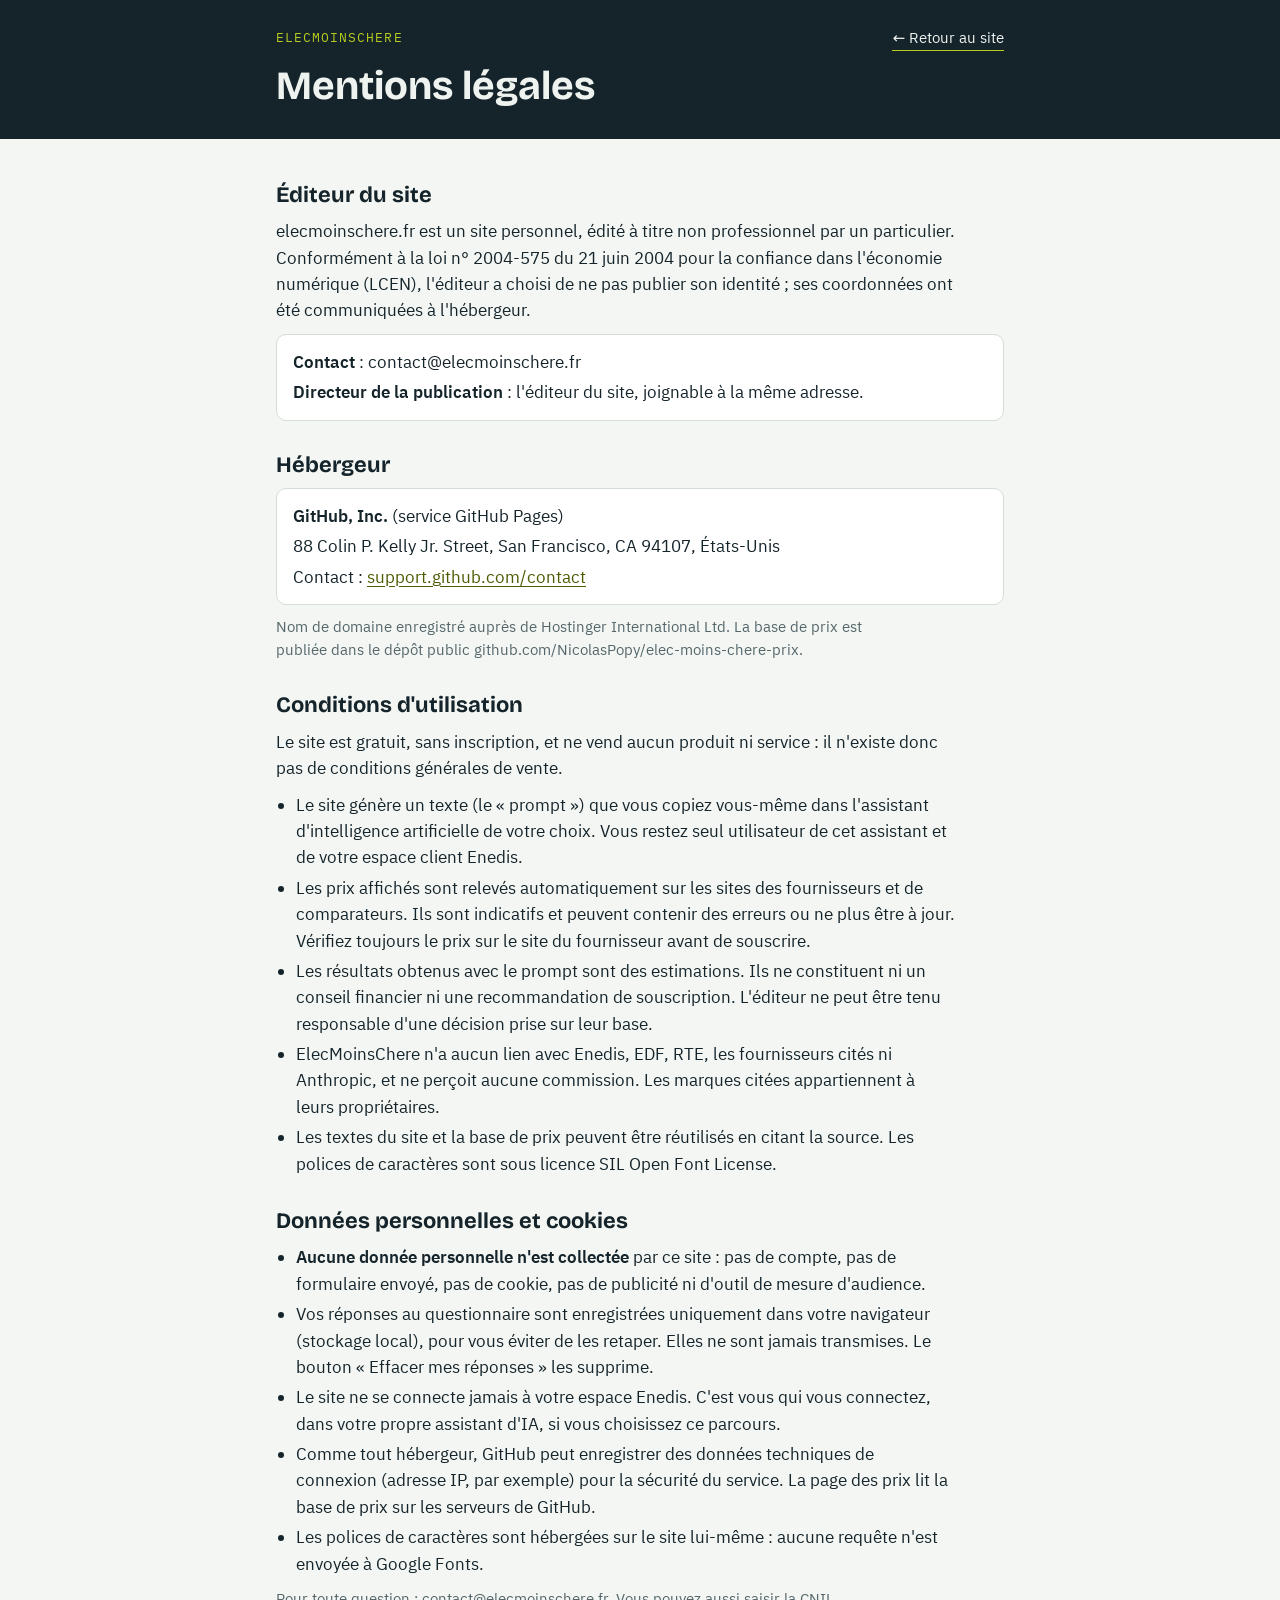
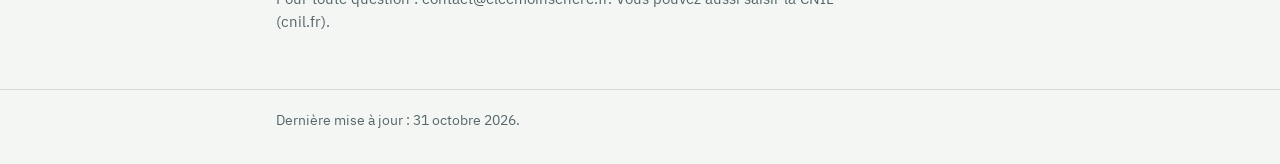
<file: mentions-legales.html>
<!doctype html>
<html lang="fr">
<head>
<meta charset="utf-8">
<meta name="viewport" content="width=device-width, initial-scale=1, viewport-fit=cover">
<title>Mentions légales ElecMoinsChere</title>
<meta name="claude:viewport-fit-sides" content="cover">
<meta name="robots" content="noindex">
<link rel="stylesheet" href="fonts/fonts.css">
<style>
/* Layout : page de texte sobre, une colonne, bandeau sombre identique au site */
:root {
  --bg: #F3F6F2; --surface: #FFFFFF; --ink: #15242B; --muted: #55666B; --line: #D5DDD7;
  --accent: #B8CC1F; --accent-ink: #4E5A00; --hero-bg: #15242B; --hero-fg: #EEF3EF; --on-accent: #15242B;
  --font-display: "Bricolage Grotesque", "Segoe UI", system-ui, sans-serif;
  --font-body: "IBM Plex Sans", "Segoe UI", system-ui, sans-serif;
  --font-mono: "IBM Plex Mono", ui-monospace, Menlo, monospace;
  color-scheme: light; box-sizing: border-box;
  padding-top: env(safe-area-inset-top, 0px); padding-bottom: env(safe-area-inset-bottom, 0px);
}
@media (prefers-color-scheme: dark) { :root:not([data-theme="light"]) { --bg: #0E181C; --surface: #15232A; --ink: #E4ECE8; --muted: #9AACAF; --line: #27383F; --accent: #C9DC3A; --accent-ink: #D6E65A; --hero-bg: #0A1316; color-scheme: dark; } }
:root[data-theme="dark"] { --bg: #0E181C; --surface: #15232A; --ink: #E4ECE8; --muted: #9AACAF; --line: #27383F; --accent: #C9DC3A; --accent-ink: #D6E65A; --hero-bg: #0A1316; color-scheme: dark; }
* { box-sizing: border-box; }
body { margin: 0; background: var(--bg); color: var(--ink); font-family: var(--font-body); font-size: 16.5px; line-height: 1.6; }
.wrap { max-width: 760px; margin: 0 auto; padding-left: max(16px, env(safe-area-inset-left, 0px)); padding-right: max(16px, env(safe-area-inset-right, 0px)); }
a { color: var(--accent-ink); text-underline-offset: 3px; }
:focus-visible { outline: 3px solid var(--accent); outline-offset: 2px; }
h1, h2 { font-family: var(--font-display); line-height: 1.15; text-wrap: balance; margin: 0; }
.hero { background: var(--hero-bg); color: var(--hero-fg); }
.hero .wrap { padding-block: 26px 30px; display: grid; gap: 12px; }
.nav { display: flex; justify-content: space-between; gap: 12px; flex-wrap: wrap; align-items: center; }
.brand { font-family: var(--font-mono); font-size: 13px; letter-spacing: .08em; text-transform: uppercase; color: var(--accent); text-decoration: none; }
.back { color: var(--hero-fg); font-size: 15px; text-decoration: none; border-bottom: 1px solid var(--accent); }
.hero h1 { font-size: clamp(28px, 5vw, 40px); }
main .wrap { padding-block: 12px 56px; }
section { padding-top: 32px; display: grid; gap: 10px; }
h2 { font-size: 22px; }
p, ul { margin: 0; max-width: 68ch; }
ul { padding-left: 20px; display: grid; gap: 4px; }
.card { background: var(--surface); border: 1px solid var(--line); border-radius: 10px; padding: 14px 16px; display: grid; gap: 4px; }
.muted { color: var(--muted); font-size: 14.5px; }
footer { border-top: 1px solid var(--line); }
footer .wrap { padding-block: 20px 32px; font-size: 13.5px; color: var(--muted); }
</style>
</head>
<body>
<header class="hero">
  <div class="wrap">
    <div class="nav"><a class="brand" href="index.html">ElecMoinsChere</a><a class="back" href="index.html">← Retour au site</a></div>
    <h1>Mentions légales</h1>
  </div>
</header>
<main>
  <div class="wrap">

    <section id="editeur">
      <h2>Éditeur du site</h2>
      <p>elecmoinschere.fr est un site personnel, édité à titre non professionnel par un particulier. Conformément à la loi n° 2004-575 du 21 juin 2004 pour la confiance dans l'économie numérique (LCEN), l'éditeur a choisi de ne pas publier son identité ; ses coordonnées ont été communiquées à l'hébergeur.</p>
      <div class="card">
        <p><strong>Contact</strong> : contact@elecmoinschere.fr</p>
        <p><strong>Directeur de la publication</strong> : l'éditeur du site, joignable à la même adresse.</p>
      </div>
    </section>

    <section id="hebergeur">
      <h2>Hébergeur</h2>
      <div class="card">
        <p><strong>GitHub, Inc.</strong> (service GitHub Pages)</p>
        <p>88 Colin P. Kelly Jr. Street, San Francisco, CA 94107, États-Unis</p>
        <p>Contact : <a href="https://support.github.com/contact" target="_blank" rel="noopener">support.github.com/contact</a></p>
      </div>
      <p class="muted">Nom de domaine enregistré auprès de Hostinger International Ltd. La base de prix est publiée dans le dépôt public github.com/NicolasPopy/elec-moins-chere-prix.</p>
    </section>

    <section id="conditions">
      <h2>Conditions d'utilisation</h2>
      <p>Le site est gratuit, sans inscription, et ne vend aucun produit ni service : il n'existe donc pas de conditions générales de vente.</p>
      <ul>
        <li>Le site génère un texte (le « prompt ») que vous copiez vous-même dans l'assistant d'intelligence artificielle de votre choix. Vous restez seul utilisateur de cet assistant et de votre espace client Enedis.</li>
        <li>Les prix affichés sont relevés automatiquement sur les sites des fournisseurs et de comparateurs. Ils sont indicatifs et peuvent contenir des erreurs ou ne plus être à jour. Vérifiez toujours le prix sur le site du fournisseur avant de souscrire.</li>
        <li>Les résultats obtenus avec le prompt sont des estimations. Ils ne constituent ni un conseil financier ni une recommandation de souscription. L'éditeur ne peut être tenu responsable d'une décision prise sur leur base.</li>
        <li>ElecMoinsChere n'a aucun lien avec Enedis, EDF, RTE, les fournisseurs cités ni Anthropic, et ne perçoit aucune commission. Les marques citées appartiennent à leurs propriétaires.</li>
        <li>Les textes du site et la base de prix peuvent être réutilisés en citant la source. Les polices de caractères sont sous licence SIL Open Font License.</li>
      </ul>
    </section>

    <section id="donnees">
      <h2>Données personnelles et cookies</h2>
      <ul>
        <li><strong>Aucune donnée personnelle n'est collectée</strong> par ce site : pas de compte, pas de formulaire envoyé, pas de cookie, pas de publicité ni d'outil de mesure d'audience.</li>
        <li>Vos réponses au questionnaire sont enregistrées uniquement dans votre navigateur (stockage local), pour vous éviter de les retaper. Elles ne sont jamais transmises. Le bouton « Effacer mes réponses » les supprime.</li>
        <li>Le site ne se connecte jamais à votre espace Enedis. C'est vous qui vous connectez, dans votre propre assistant d'IA, si vous choisissez ce parcours.</li>
        <li>Comme tout hébergeur, GitHub peut enregistrer des données techniques de connexion (adresse IP, par exemple) pour la sécurité du service. La page des prix lit la base de prix sur les serveurs de GitHub.</li>
        <li>Les polices de caractères sont hébergées sur le site lui-même : aucune requête n'est envoyée à Google Fonts.</li>
      </ul>
      <p class="muted">Pour toute question : contact@elecmoinschere.fr. Vous pouvez aussi saisir la CNIL (cnil.fr).</p>
    </section>

  </div>
</main>
<footer><div class="wrap">Dernière mise à jour : 31 octobre 2026.</div></footer>
</body>
</html>
</file>
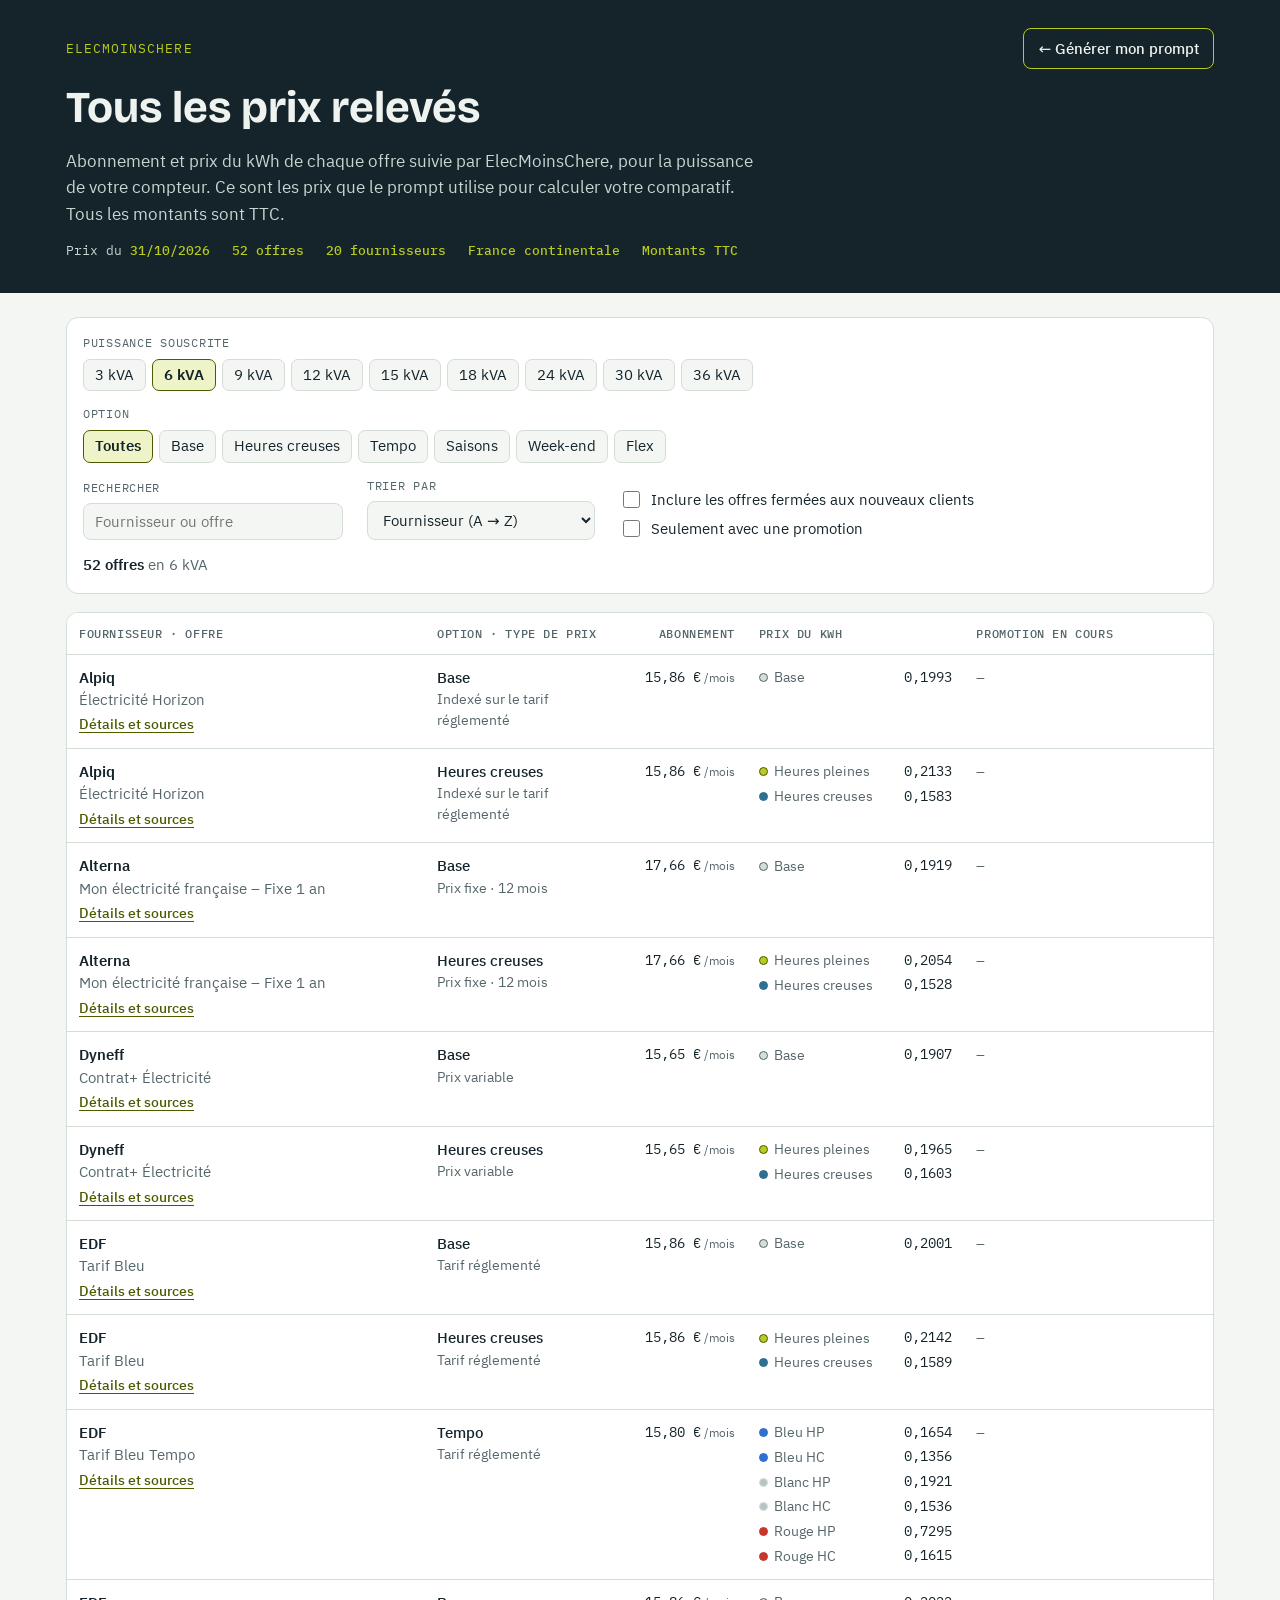
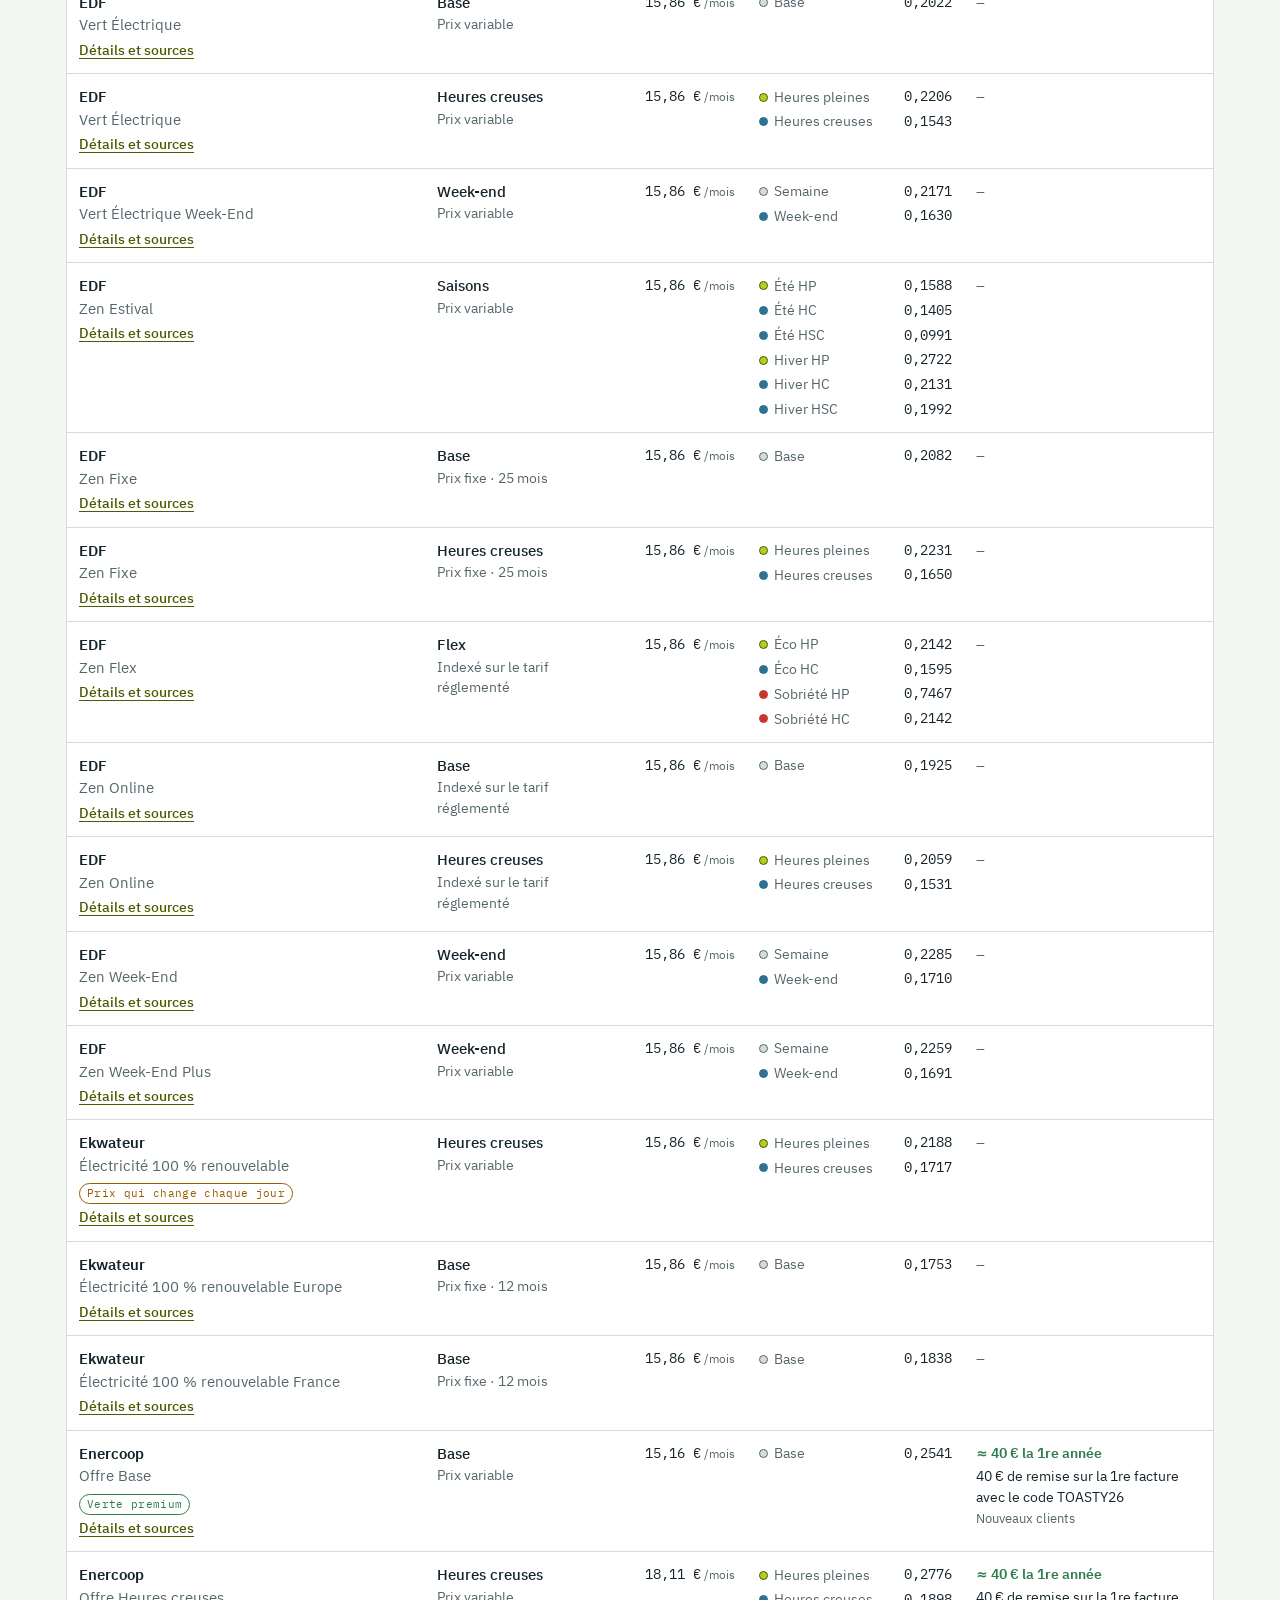
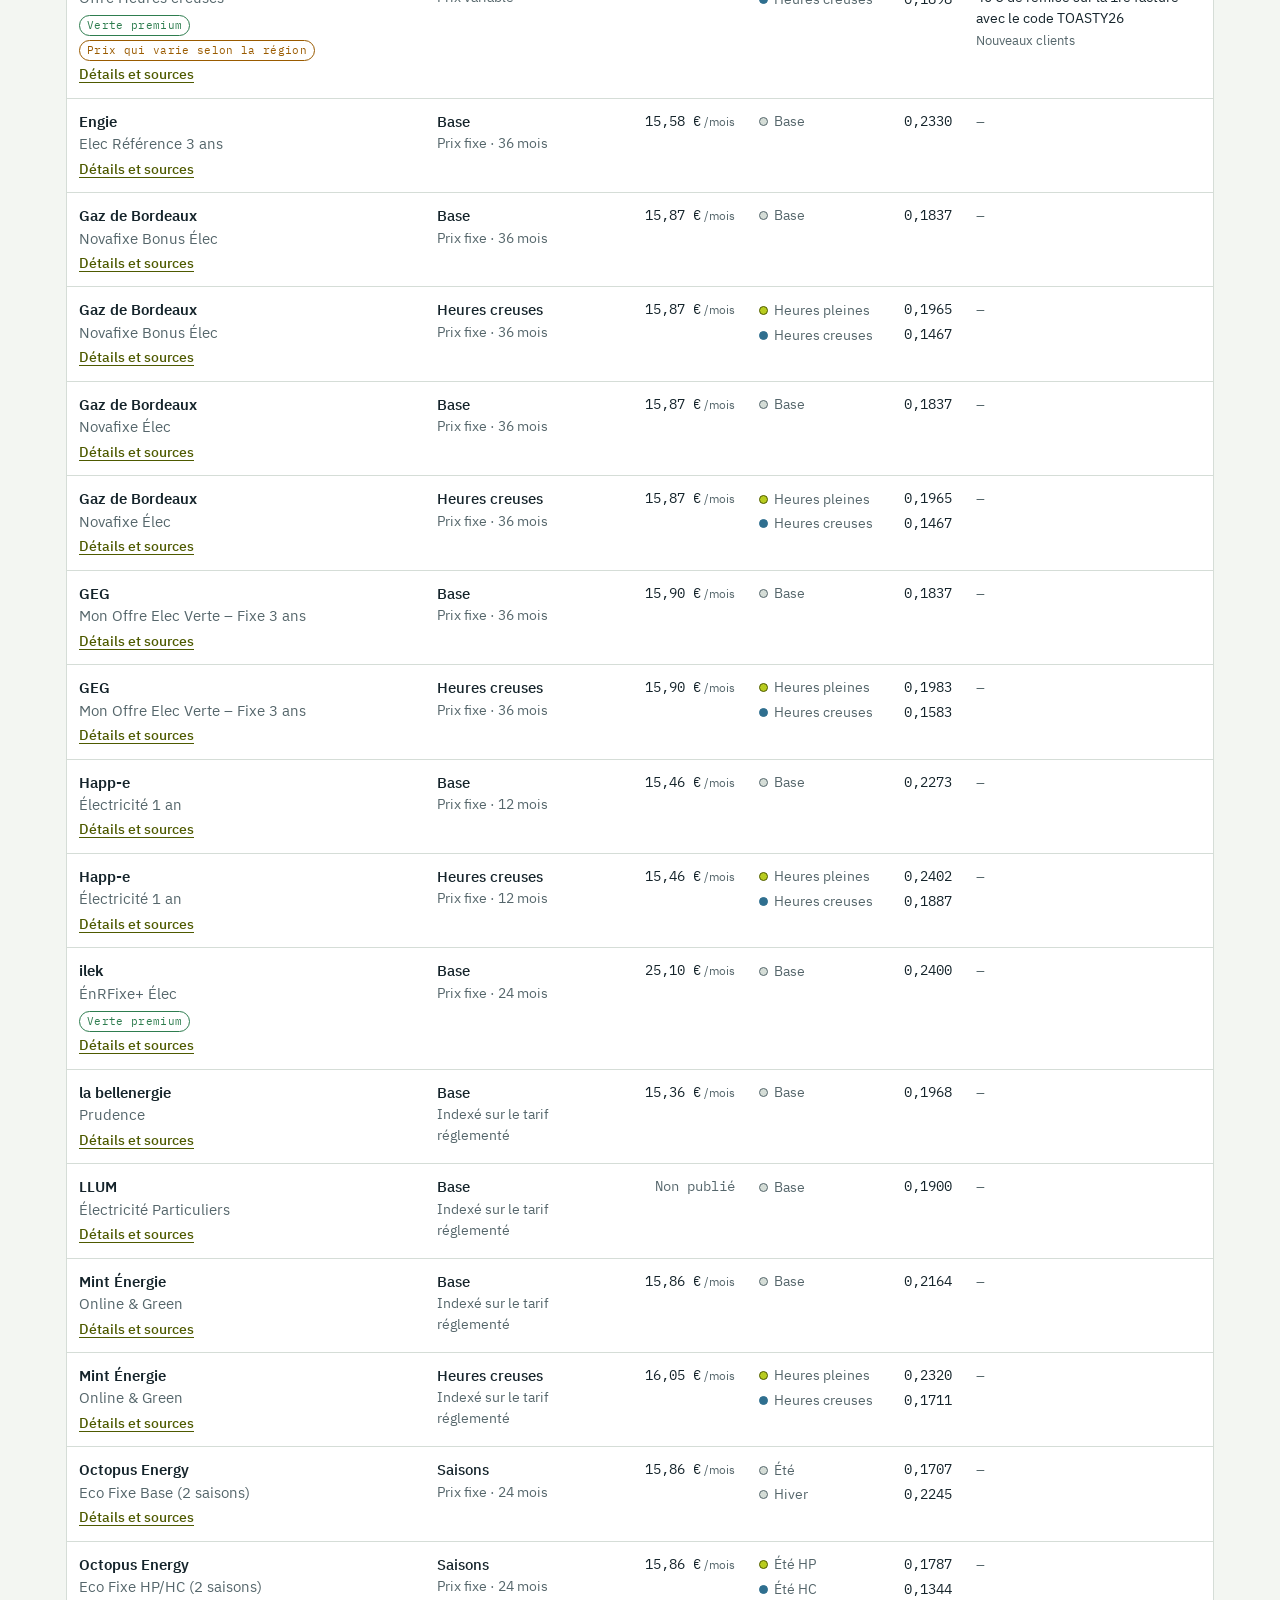
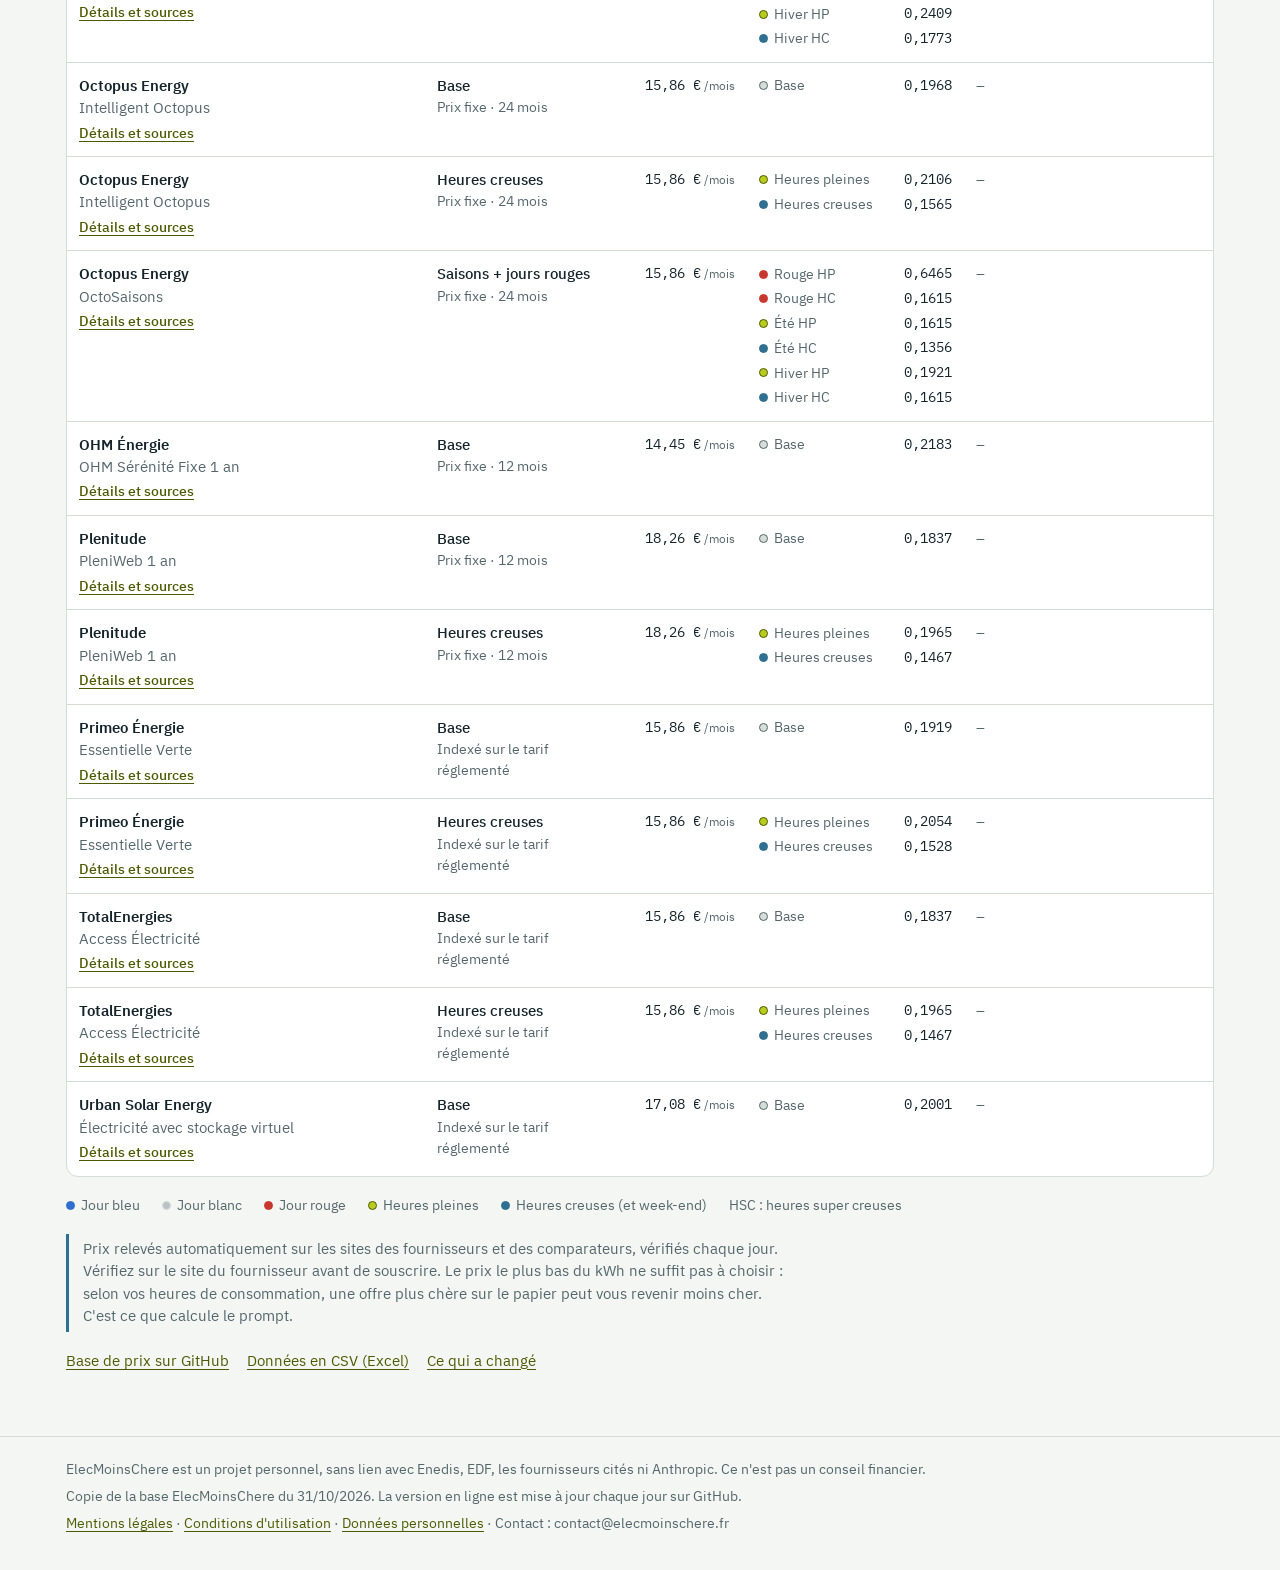
<file: prix.html>
<!doctype html>
<html lang="fr">
<head>
<meta charset="utf-8">
<meta name="viewport" content="width=device-width, initial-scale=1, viewport-fit=cover">
<title>Prix relevés ElecMoinsChere</title>
<meta name="claude:viewport-fit-sides" content="cover">
<link rel="stylesheet" href="fonts/fonts.css">
<style>
/* Layout : même identité que la page du prompt (bandeau sombre façon afficheur Linky), page plus large pour un tableau filtrable ; une ligne par offre, détails dépliables ; en cartes sur téléphone */
:root {
  --bg: #F3F6F2; --surface: #FFFFFF; --ink: #15242B; --muted: #55666B; --line: #D5DDD7; --row-alt: #F8FAF7;
  --accent: #B8CC1F; --accent-ink: #4E5A00; --accent-soft: #EEF4C7;
  --hc: #2F6F8F; --hc-soft: #E2EEF3; --warn: #9A5B00; --warn-soft: #FBF0DD; --ok: #2E7D4F; --ok-soft: #E3F2E8;
  --hero-bg: #15242B; --hero-fg: #EEF3EF; --hero-muted: #C9D5D0; --on-accent: #15242B;
  --tempo-bleu: #2F6FD0; --tempo-blanc: #B9C2C6; --tempo-rouge: #C8372D;
  --font-display: "Bricolage Grotesque", "Segoe UI", system-ui, sans-serif;
  --font-body: "IBM Plex Sans", "Segoe UI", system-ui, sans-serif;
  --font-mono: "IBM Plex Mono", ui-monospace, "SFMono-Regular", Menlo, monospace;
  color-scheme: light;
  box-sizing: border-box;
  padding-top: env(safe-area-inset-top, 0px);
  padding-bottom: env(safe-area-inset-bottom, 0px);
}
@media (prefers-color-scheme: dark) {
  :root:not([data-theme="light"]) {
    --bg: #0E181C; --surface: #15232A; --ink: #E4ECE8; --muted: #9AACAF; --line: #27383F; --row-alt: #122027;
    --accent: #C9DC3A; --accent-ink: #D6E65A; --accent-soft: #263018;
    --hc: #6FB3D2; --hc-soft: #142A33; --warn: #F0B45A; --warn-soft: #2E2312; --ok: #6CC793; --ok-soft: #13291D;
    --hero-bg: #0A1316; --hero-fg: #EEF3EF; --hero-muted: #B7C5C0; --on-accent: #15242B;
    --tempo-bleu: #6EA2F0; --tempo-blanc: #D5DCDF; --tempo-rouge: #F07468; color-scheme: dark;
  }
}
:root[data-theme="dark"] {
  --bg: #0E181C; --surface: #15232A; --ink: #E4ECE8; --muted: #9AACAF; --line: #27383F; --row-alt: #122027;
  --accent: #C9DC3A; --accent-ink: #D6E65A; --accent-soft: #263018;
  --hc: #6FB3D2; --hc-soft: #142A33; --warn: #F0B45A; --warn-soft: #2E2312; --ok: #6CC793; --ok-soft: #13291D;
  --hero-bg: #0A1316; --hero-fg: #EEF3EF; --hero-muted: #B7C5C0; --on-accent: #15242B;
  --tempo-bleu: #6EA2F0; --tempo-blanc: #D5DCDF; --tempo-rouge: #F07468; color-scheme: dark;
}
* { box-sizing: border-box; }
html { scroll-padding-top: env(safe-area-inset-top, 0px); }
body { margin: 0; background: var(--bg); color: var(--ink); font-family: var(--font-body); font-size: 16px; line-height: 1.55; }
[hidden] { display: none !important; }
.wrap { max-width: 1180px; margin: 0 auto; padding-left: max(16px, env(safe-area-inset-left, 0px)); padding-right: max(16px, env(safe-area-inset-right, 0px)); }
h1, h2, h3 { font-family: var(--font-display); text-wrap: balance; line-height: 1.15; margin: 0; }
p { margin: 0; }
a { color: var(--accent-ink); text-underline-offset: 3px; }
:focus-visible { outline: 3px solid var(--accent); outline-offset: 2px; border-radius: 4px; }

/* Bandeau */
.hero { background: var(--hero-bg); color: var(--hero-fg); }
.hero .wrap { padding-block: 28px 32px; display: grid; gap: 14px; }
.nav { display: flex; justify-content: space-between; align-items: center; gap: 12px; flex-wrap: wrap; }
.brand { font-family: var(--font-mono); font-size: 13px; letter-spacing: .08em; text-transform: uppercase; color: var(--accent); text-decoration: none; }
.back { color: var(--hero-fg); font-weight: 500; font-size: 15px; text-decoration: none; border: 1.5px solid var(--accent); border-radius: 8px; padding: 8px 14px; }
.back:hover { background: var(--accent); color: var(--on-accent); }
.hero h1 { font-size: clamp(28px, 5vw, 44px); font-weight: 700; }
.hero p.lead { max-width: 70ch; color: var(--hero-muted); font-size: 17px; }
.stats { display: flex; flex-wrap: wrap; gap: 8px 22px; font-family: var(--font-mono); font-size: 13px; color: var(--hero-muted); }
.stats b { color: var(--accent); font-weight: 500; }

/* Filtres */
main .wrap { padding-block: 24px 64px; display: grid; gap: 18px; }
.filters { display: grid; gap: 14px; background: var(--surface); border: 1px solid var(--line); border-radius: 12px; padding: 16px; }
.frow { display: flex; flex-wrap: wrap; gap: 14px 24px; align-items: end; }
.fgroup { display: grid; gap: 6px; min-width: 0; }
.flabel { font-family: var(--font-mono); font-size: 12px; letter-spacing: .06em; text-transform: uppercase; color: var(--muted); }
.chips { display: flex; flex-wrap: wrap; gap: 6px; }
.chip { position: relative; }
.chip input { position: absolute; opacity: 0; inset: 0; margin: 0; cursor: pointer; }
.chip span { display: inline-block; padding: 6px 11px; border: 1.5px solid var(--line); border-radius: 7px; font-size: 14.5px; background: var(--bg); cursor: pointer; line-height: 1.3; font-variant-numeric: tabular-nums; }
.chip input:checked + span { border-color: var(--accent-ink); background: var(--accent-soft); font-weight: 600; }
.chip input:focus-visible + span { outline: 3px solid var(--accent); outline-offset: 2px; }
.chip span:hover { border-color: var(--muted); }
input[type="search"], select { font: 400 15px var(--font-body); color: var(--ink); background: var(--bg); border: 1.5px solid var(--line); border-radius: 8px; padding: 8px 11px; max-width: 100%; }
input[type="search"] { width: 260px; }
.check { display: inline-flex; gap: 8px; align-items: center; font-size: 14.5px; cursor: pointer; }
.check input { width: 17px; height: 17px; accent-color: var(--accent-ink); }
.count { font-size: 14.5px; color: var(--muted); }
.count b { color: var(--ink); font-weight: 600; }

/* Tableau */
.table-box { background: var(--surface); border: 1px solid var(--line); border-radius: 12px; overflow-x: auto; }
table { width: 100%; border-collapse: collapse; font-size: 14.5px; }
thead th { text-align: left; font-family: var(--font-mono); font-weight: 500; font-size: 12px; letter-spacing: .05em; text-transform: uppercase; color: var(--muted); padding: 12px 12px 10px; border-bottom: 1px solid var(--line); white-space: nowrap; position: sticky; top: 0; background: var(--surface); }
thead th.num { text-align: right; }
tbody tr.offre > td { padding: 12px; border-top: 1px solid var(--line); vertical-align: top; }
tbody tr.offre:first-child > td { border-top: 0; }
tbody tr.offre:nth-of-type(4n+1) > td, tbody tr.offre:nth-of-type(4n+1) + tr.detail > td { background: var(--surface); }
.f-name { font-weight: 600; }
.o-name { color: var(--muted); }
.tags { display: flex; flex-wrap: wrap; gap: 4px; margin-top: 6px; }
.tag { font-family: var(--font-mono); font-size: 11px; letter-spacing: .03em; padding: 1px 7px; border-radius: 999px; border: 1px solid var(--line); color: var(--muted); white-space: nowrap; }
.tag.closed { border-color: var(--warn); color: var(--warn); background: var(--warn-soft); }
.tag.green { border-color: var(--ok); color: var(--ok); }
.tag.alert { border-color: var(--warn); color: var(--warn); }
.opt { font-weight: 500; white-space: nowrap; }
.type { color: var(--muted); font-size: 13.5px; max-width: 190px; }
td.num { text-align: right; font-variant-numeric: tabular-nums; white-space: nowrap; font-family: var(--font-mono); font-size: 14px; }
.unit { color: var(--muted); font-size: 12px; font-family: var(--font-body); }
.postes { margin: 0; display: grid; grid-template-columns: 8.6em 4.2em; gap: 3px 8px; font-variant-numeric: tabular-nums; }
.postes dt { color: var(--muted); font-size: 13.5px; white-space: nowrap; display: flex; align-items: center; gap: 6px; }
.postes dd { margin: 0; font-family: var(--font-mono); font-size: 14px; text-align: right; }
.dot { width: 9px; height: 9px; border-radius: 50%; display: inline-block; border: 1px solid var(--line); }
.dot.bleu { background: var(--tempo-bleu); border-color: var(--tempo-bleu); }
.dot.blanc { background: var(--tempo-blanc); }
.dot.rouge { background: var(--tempo-rouge); border-color: var(--tempo-rouge); }
.dot.hc { background: var(--hc); border-color: var(--hc); }
.dot.hp { background: var(--accent); border-color: var(--accent-ink); }
.dot.base { background: var(--line); border-color: var(--muted); }
.promo { font-size: 13.5px; display: grid; gap: 2px; max-width: 240px; }
.promo b { color: var(--ok); font-weight: 600; }
.promo small { color: var(--muted); font-size: 12.5px; }
.none { color: var(--muted); }
.more { font: 500 13.5px var(--font-body); background: none; border: 0; padding: 4px 0 0; color: var(--accent-ink); cursor: pointer; text-decoration: underline; text-underline-offset: 3px; }
tr.detail > td { padding: 4px 12px 18px; }
.dgrid { display: grid; grid-template-columns: repeat(3, minmax(0, 1fr)); gap: 14px 24px; font-size: 14px; background: var(--row-alt); border: 1px solid var(--line); border-radius: 10px; padding: 14px 16px; }
.dgrid h4 { margin: 0 0 4px; font-family: var(--font-mono); font-weight: 500; font-size: 11.5px; letter-spacing: .06em; text-transform: uppercase; color: var(--muted); }
.dgrid ul { margin: 0; padding-left: 18px; display: grid; gap: 3px; }
.dgrid > div { min-width: 0; overflow-wrap: anywhere; }
.empty { padding: 28px 16px; text-align: center; color: var(--muted); }

.legend { display: flex; flex-wrap: wrap; gap: 8px 22px; font-size: 13.5px; color: var(--muted); }
.legend span { display: inline-flex; align-items: center; gap: 6px; }
.note { border-left: 3px solid var(--hc); padding: 4px 0 4px 14px; color: var(--muted); font-size: 14.5px; max-width: 80ch; }
.links { display: flex; flex-wrap: wrap; gap: 8px 18px; font-size: 14.5px; }

footer { border-top: 1px solid var(--line); }
footer .wrap { padding-block: 22px 36px; font-size: 13.5px; color: var(--muted); display: grid; gap: 6px; }

/* Téléphone : une carte par offre */
@media (max-width: 780px) {
  .table-box { overflow: visible; background: none; border: 0; }
  table, tbody { display: block; }
  thead { display: none; }
  tbody tr.offre { display: grid; grid-template-columns: 1fr 1fr; gap: 10px 14px; background: var(--surface); border: 1px solid var(--line); border-radius: 12px 12px 0 0; padding: 14px; margin-top: 12px; }
  tbody tr.offre > td, tbody tr.offre:nth-of-type(n) > td { display: block; padding: 0; border: 0; background: none; text-align: left; min-width: 0; }
  tbody tr.offre > td.c-name { grid-column: 1 / -1; }
  tbody tr.offre > td.c-kwh, tbody tr.offre > td.c-promo { grid-column: 1 / -1; }
  tbody tr.offre > td[data-l]::before { content: attr(data-l); display: block; font-family: var(--font-mono); font-size: 11px; letter-spacing: .06em; text-transform: uppercase; color: var(--muted); margin-bottom: 2px; }
  td.num { font-size: 15px; }
  .promo { max-width: none; }
  tr.detail { display: block; }
  tr.detail > td, tbody tr.offre:nth-of-type(n) + tr.detail > td { display: block; padding: 0; background: none; }
  tr.offre + tr.detail { margin-top: -1px; }
  tr.detail .dgrid { border-radius: 0 0 12px 12px; grid-template-columns: 1fr; }
  tbody tr.offre:has(+ tr.detail[hidden]) { border-radius: 12px; }
  input[type="search"] { width: 100%; }
  .frow > .fgroup { flex: 1 1 100%; }
}
</style>
</head>
<body>

<header class="hero">
  <div class="wrap">
    <div class="nav">
      <a class="brand" href="index.html">ElecMoinsChere</a>
      <a class="back" href="index.html">← Générer mon prompt</a>
    </div>
    <h1>Tous les prix relevés</h1>
    <p class="lead">Abonnement et prix du kWh de chaque offre suivie par ElecMoinsChere, pour la puissance de votre compteur. Ce sont les prix que le prompt utilise pour calculer votre comparatif. Tous les montants sont TTC.</p>
    <div class="stats" id="stats"><span>Chargement des prix…</span></div>
  </div>
</header>

<main>
  <div class="wrap">

    <div class="filters" id="filters">
      <div class="frow">
        <div class="fgroup">
          <span class="flabel" id="lbl-kva">Puissance souscrite</span>
          <div class="chips" id="kva" role="radiogroup" aria-labelledby="lbl-kva"></div>
        </div>
      </div>
      <div class="frow">
        <div class="fgroup">
          <span class="flabel" id="lbl-opt">Option</span>
          <div class="chips" id="opts" role="radiogroup" aria-labelledby="lbl-opt"></div>
        </div>
      </div>
      <div class="frow">
        <div class="fgroup">
          <label class="flabel" for="q">Rechercher</label>
          <input type="search" id="q" placeholder="Fournisseur ou offre">
        </div>
        <div class="fgroup">
          <label class="flabel" for="sort">Trier par</label>
          <select id="sort">
            <option value="nom">Fournisseur (A → Z)</option>
            <option value="abo">Abonnement le moins cher</option>
            <option value="kwh">Prix du kWh le plus bas</option>
            <option value="promo">Promotion la plus forte</option>
          </select>
        </div>
        <div class="fgroup">
          <label class="check"><input type="checkbox" id="closed"> Inclure les offres fermées aux nouveaux clients</label>
          <label class="check"><input type="checkbox" id="promoOnly"> Seulement avec une promotion</label>
        </div>
      </div>
      <p class="count" id="count" aria-live="polite"></p>
    </div>

    <div class="table-box">
      <table>
        <thead>
          <tr>
            <th scope="col">Fournisseur · offre</th>
            <th scope="col">Option · type de prix</th>
            <th scope="col" class="num">Abonnement</th>
            <th scope="col">Prix du kWh</th>
            <th scope="col">Promotion en cours</th>
          </tr>
        </thead>
        <tbody id="rows">
          <tr><td colspan="5" class="empty">Chargement des prix…</td></tr>
        </tbody>
      </table>
    </div>

    <div class="legend">
      <span><i class="dot bleu"></i>Jour bleu</span>
      <span><i class="dot blanc"></i>Jour blanc</span>
      <span><i class="dot rouge"></i>Jour rouge</span>
      <span><i class="dot hp"></i>Heures pleines</span>
      <span><i class="dot hc"></i>Heures creuses (et week-end)</span>
      <span>HSC : heures super creuses</span>
    </div>

    <p class="note" id="avert">Prix relevés automatiquement sur les sites des fournisseurs et des comparateurs, vérifiés chaque jour. Vérifiez sur le site du fournisseur avant de souscrire. Le prix le plus bas du kWh ne suffit pas à choisir : selon vos heures de consommation, une offre plus chère sur le papier peut vous revenir moins cher. C'est ce que calcule le prompt.</p>

    <div class="links">
      <a href="https://github.com/NicolasPopy/elec-moins-chere-prix" target="_blank" rel="noopener">Base de prix sur GitHub</a>
      <a href="https://raw.githubusercontent.com/NicolasPopy/elec-moins-chere-prix/main/data/offres.csv" target="_blank" rel="noopener">Données en CSV (Excel)</a>
      <a href="https://github.com/NicolasPopy/elec-moins-chere-prix/blob/main/CHANGELOG.md" target="_blank" rel="noopener">Ce qui a changé</a>
    </div>

  </div>
</main>

<footer>
  <div class="wrap">
    <p>ElecMoinsChere est un projet personnel, sans lien avec Enedis, EDF, les fournisseurs cités ni Anthropic. Ce n'est pas un conseil financier.</p>
    <p id="src-line"></p>
    <p><a href="mentions-legales.html">Mentions légales</a> · <a href="mentions-legales.html#conditions">Conditions d'utilisation</a> · <a href="mentions-legales.html#donnees">Données personnelles</a> · Contact : contact@elecmoinschere.fr</p>
  </div>
</footer>

<script>
(function () {
  var LIVE = 'https://raw.githubusercontent.com/NicolasPopy/elec-moins-chere-prix/main/data/offres.json';
  var LOCAL = 'data/offres.json';
  var $ = function (id) { return document.getElementById(id); };

  var OPT = { base: 'Base', hphc: 'Heures creuses', tempo: 'Tempo', saisons: 'Saisons', saisons_rouge: 'Saisons + jours rouges', week_end: 'Week-end', flex: 'Flex' };
  var OPT_FILTRES = [['all', 'Toutes'], ['base', 'Base'], ['hphc', 'Heures creuses'], ['tempo', 'Tempo'], ['saisons', 'Saisons'], ['week_end', 'Week-end'], ['flex', 'Flex']];
  var TYPE = { reglemente: 'Tarif réglementé', indexe_trv: 'Indexé sur le tarif réglementé', fixe: 'Prix fixe', variable: 'Prix variable' };
  var FIAB = { confirme: 'Prix confirmé par au moins deux sources', source_unique: 'Prix trouvé sur une seule source', conflit: 'Les sources divergent (voir les notes)' };
  var POSTE = {
    base: ['Base', 'base'], hp: ['Heures pleines', 'hp'], hc: ['Heures creuses', 'hc'],
    bleu_hp: ['Bleu HP', 'bleu'], bleu_hc: ['Bleu HC', 'bleu'], blanc_hp: ['Blanc HP', 'blanc'], blanc_hc: ['Blanc HC', 'blanc'], rouge_hp: ['Rouge HP', 'rouge'], rouge_hc: ['Rouge HC', 'rouge'],
    ete_hp: ['Été HP', 'hp'], ete_hc: ['Été HC', 'hc'], ete_hsc: ['Été HSC', 'hc'], hiver_hp: ['Hiver HP', 'hp'], hiver_hc: ['Hiver HC', 'hc'], hiver_hsc: ['Hiver HSC', 'hc'],
    ete: ['Été', 'base'], hiver: ['Hiver', 'base'], semaine: ['Semaine', 'base'], week_end: ['Week-end', 'hc'],
    eco_hp: ['Éco HP', 'hp'], eco_hc: ['Éco HC', 'hc'], sobriete_hp: ['Sobriété HP', 'rouge'], sobriete_hc: ['Sobriété HC', 'rouge']
  };
  var ORDRE = Object.keys(POSTE);

  var D = null, FOURN = {}, etat = { kva: 6, opt: 'all', q: '', sort: 'nom', closed: false, promoOnly: false }, ouverts = {};
  var today = new Date().toISOString().slice(0, 10);

  function eur(v, dec) { return v == null ? '–' : v.toLocaleString('fr-FR', { minimumFractionDigits: dec, maximumFractionDigits: dec }) + ' €'; }
  function frDate(s) { if (!s) return ''; var p = s.split('-'); return p[2] + '/' + p[1] + '/' + p[0]; }
  function el(tag, cls, txt) { var e = document.createElement(tag); if (cls) e.className = cls; if (txt != null) e.textContent = txt; return e; }
  function norm(s) { return (s || '').normalize('NFD').replace(/[̀-ͯ]/g, '').toLowerCase(); }

  // Puissance déjà choisie dans le questionnaire de la page principale (même site), sinon dernière choisie ici
  try {
    var mem = JSON.parse(localStorage.getItem('emc-prix') || 'null');
    var rep = JSON.parse(localStorage.getItem('emc-reponses-v5') || 'null');
    if (rep && /^\d+$/.test(rep.kva || '')) etat.kva = +rep.kva;
    else if (mem && mem.kva) etat.kva = mem.kva;
  } catch (e) {}

  function charger() {
    return fetch(LIVE, { cache: 'no-store' })
      .then(function (r) { if (!r.ok) throw 0; return r.json(); })
      .then(function (d) { return { d: d, live: true }; })
      .catch(function () { return fetch(LOCAL).then(function (r) { return r.json(); }).then(function (d) { return { d: d, live: false }; }); });
  }

  function promosActives(o) {
    return (o.promotions || []).filter(function (p) { return !p.date_fin || p.date_fin >= today; });
  }
  function valeurPromo(p, ligne) {
    var v = p.valeur_an1_eur || 0;
    if (p.mois_abonnement_offerts && ligne && ligne.abonnement_mois != null) v += p.mois_abonnement_offerts * ligne.abonnement_mois;
    return v;
  }
  function kwhPrincipal(l) {
    var pk = l.prix_kwh || {}, k = ['base', 'hp', 'semaine', 'bleu_hp', 'hiver_hp', 'eco_hp', 'hiver'];
    for (var i = 0; i < k.length; i++) if (pk[k[i]] != null) return pk[k[i]];
    var vals = Object.keys(pk).map(function (x) { return pk[x]; }).filter(function (x) { return x != null; });
    return vals.length ? Math.min.apply(null, vals) : Infinity;
  }

  function lignes() {
    var out = [], horsPuissance = 0, fermees = 0;
    D.offres.forEach(function (o) {
      var l = (o.grille || []).filter(function (g) { return g.kva === etat.kva; })[0];
      if (!l) { horsPuissance++; return; }
      var ferme = l.ouvert_nouveaux_clients === false || o.ouvert_nouveaux_clients === false;
      if (ferme && !etat.closed) { fermees++; return; }
      if (etat.opt !== 'all') {
        var op = o.option === 'saisons_rouge' ? 'saisons' : o.option;
        if (op !== etat.opt) return;
      }
      var f = FOURN[o.fournisseur] || { nom: o.fournisseur };
      if (etat.q && norm(f.nom + ' ' + o.offre + ' ' + (OPT[o.option] || '')).indexOf(norm(etat.q)) < 0) return;
      var pr = promosActives(o);
      var pv = pr.reduce(function (s, p) { return s + valeurPromo(p, l); }, 0);
      if (etat.promoOnly && !pr.length) return;
      out.push({ o: o, l: l, f: f, ferme: ferme, promos: pr, promoVal: pv });
    });
    var cmp = {
      nom: function (a, b) { return a.f.nom.localeCompare(b.f.nom, 'fr') || a.o.offre.localeCompare(b.o.offre, 'fr') || (a.o.option > b.o.option ? 1 : -1); },
      abo: function (a, b) { return (a.l.abonnement_mois == null ? 1e9 : a.l.abonnement_mois) - (b.l.abonnement_mois == null ? 1e9 : b.l.abonnement_mois); },
      kwh: function (a, b) { return kwhPrincipal(a.l) - kwhPrincipal(b.l); },
      promo: function (a, b) { return b.promoVal - a.promoVal || cmp.nom(a, b); }
    };
    out.sort(cmp[etat.sort]);
    return { rows: out, horsPuissance: horsPuissance, fermees: fermees };
  }

  function cellPostes(l) {
    var dl = el('dl', 'postes'), pk = l.prix_kwh || {};
    ORDRE.concat(Object.keys(pk).filter(function (k) { return ORDRE.indexOf(k) < 0; })).forEach(function (k) {
      if (pk[k] == null) return;
      var def = POSTE[k] || [k, 'base'];
      var dt = el('dt'); dt.title = (D.meta.postes && D.meta.postes[k]) || k;
      if (def[1]) dt.appendChild(el('i', 'dot ' + def[1]));
      dt.appendChild(document.createTextNode(def[0]));
      dl.appendChild(dt);
      dl.appendChild(el('dd', null, pk[k].toLocaleString('fr-FR', { minimumFractionDigits: 4, maximumFractionDigits: 4 })));
    });
    return dl;
  }

  function detail(r) {
    var o = r.o, g = el('div', 'dgrid');
    function bloc(titre, contenu) {
      if (!contenu || (Array.isArray(contenu) && !contenu.length)) return;
      var d = el('div'); d.appendChild(el('h4', null, titre));
      if (Array.isArray(contenu)) { var ul = el('ul'); contenu.forEach(function (x) { if (typeof x === 'string') ul.appendChild(el('li', null, x)); else ul.appendChild(x); }); d.appendChild(ul); }
      else d.appendChild(typeof contenu === 'string' ? el('p', null, contenu) : contenu);
      g.appendChild(d);
    }
    var prix = [TYPE[o.type_prix] || o.type_prix];
    if (o.duree_prix_garanti_mois) prix.push('Prix garanti ' + o.duree_prix_garanti_mois + ' mois');
    if (o.indexation) prix.push(o.indexation);
    prix.push(o.engagement ? o.engagement.charAt(0).toUpperCase() + o.engagement.slice(1) : '');
    bloc('Prix et contrat', prix.filter(Boolean));
    bloc('Quand s\'appliquent les prix', o.plages_horaires || (o.option === 'base' ? 'Même prix à toute heure.' : ''));
    if (o.energie_verte) bloc('Origine de l\'électricité', (o.energie_verte.niveau === 'premium' ? 'Verte premium. ' : '') + (o.energie_verte.detail || ''));
    if (r.promos.length) bloc('Promotion', r.promos.map(function (p) {
      return p.description + (p.conditions ? ' — ' + p.conditions : '') + (p.date_fin ? ' Jusqu\'au ' + frDate(p.date_fin) + '.' : '');
    }));
    bloc('Avantages', o.avantages || []);
    bloc('Notes', (o.mentions || []).concat(o.notes || []));
    var src = (o.sources || []).map(function (s) {
      var li = el('li'), a = el('a', null, (s.url || '').replace(/^https?:\/\/(www\.)?/, '').split('/')[0]);
      a.href = s.url; a.target = '_blank'; a.rel = 'noopener';
      li.appendChild(a);
      li.appendChild(document.createTextNode(' · ' + (s.type || '') + (s.consulte_le ? ', ' + frDate(s.consulte_le) : '')));
      return li;
    });
    if (FIAB[o.verification]) src.unshift(el('li', null, FIAB[o.verification]));
    bloc('Sources' + (o.derniere_verif ? ' (vérifié le ' + frDate(o.derniere_verif) + ')' : ''), src);
    return g;
  }

  function rendre() {
    var res = lignes(), tb = $('rows');
    tb.innerHTML = '';
    res.rows.forEach(function (r) {
      var o = r.o, tr = el('tr', 'offre');

      var c1 = el('td', 'c-name');
      c1.appendChild(el('div', 'f-name', r.f.nom));
      c1.appendChild(el('div', 'o-name', o.offre));
      var tags = el('div', 'tags');
      if (r.ferme) tags.appendChild(el('span', 'tag closed', 'Fermée aux nouveaux clients'));
      if (o.energie_verte && o.energie_verte.niveau === 'premium') tags.appendChild(el('span', 'tag green', 'Verte premium'));
      (o.mentions || []).forEach(function (m) { tags.appendChild(el('span', 'tag alert', m)); });
      if (tags.childNodes.length) c1.appendChild(tags);
      var btn = el('button', 'more', ouverts[o.id] ? 'Masquer les détails' : 'Détails et sources');
      btn.type = 'button'; btn.setAttribute('aria-expanded', ouverts[o.id] ? 'true' : 'false');
      c1.appendChild(btn);
      tr.appendChild(c1);

      var c2 = el('td'); c2.setAttribute('data-l', 'Option'); c2.appendChild(el('div', 'opt', OPT[o.option] || o.option));
      c2.appendChild(el('div', 'type', (TYPE[o.type_prix] || o.type_prix) + (o.duree_prix_garanti_mois ? ' · ' + o.duree_prix_garanti_mois + ' mois' : '')));
      tr.appendChild(c2);
      var c4 = el('td', 'num'); c4.setAttribute('data-l', 'Abonnement');
      if (r.l.abonnement_mois == null) c4.appendChild(el('span', 'none', 'Non publié'));
      else { c4.appendChild(document.createTextNode(eur(r.l.abonnement_mois, 2))); c4.appendChild(el('span', 'unit', ' /mois')); }
      tr.appendChild(c4);
      var c5 = el('td', 'c-kwh'); c5.setAttribute('data-l', 'Prix du kWh (€ TTC)'); c5.appendChild(cellPostes(r.l)); tr.appendChild(c5);
      var c6 = el('td', 'c-promo'); c6.setAttribute('data-l', 'Promotion en cours');
      if (r.promos.length) {
        var pd = el('div', 'promo');
        r.promos.forEach(function (p) {
          var v = valeurPromo(p, r.l);
          if (v) pd.appendChild(el('b', null, '≈ ' + eur(Math.round(v), 0) + ' la 1re année'));
          pd.appendChild(el('span', null, p.description));
          var sm = [p.nouveaux_clients ? 'Nouveaux clients' : '', p.date_fin ? 'jusqu\'au ' + frDate(p.date_fin) : ''].filter(Boolean).join(', ');
          if (sm) pd.appendChild(el('small', null, sm));
        });
        c6.appendChild(pd);
      } else c6.appendChild(el('span', 'none', '–'));
      tr.appendChild(c6);
      tb.appendChild(tr);

      var trd = el('tr', 'detail'), td = el('td'); td.colSpan = 5;
      td.appendChild(detail(r)); trd.appendChild(td); trd.hidden = !ouverts[o.id];
      tb.appendChild(trd);
      btn.addEventListener('click', function () {
        ouverts[o.id] = !ouverts[o.id]; trd.hidden = !ouverts[o.id];
        btn.textContent = ouverts[o.id] ? 'Masquer les détails' : 'Détails et sources';
        btn.setAttribute('aria-expanded', ouverts[o.id] ? 'true' : 'false');
      });
    });
    if (!res.rows.length) { var tr0 = el('tr'), td0 = el('td', 'empty', 'Aucune offre ne correspond à ces filtres.'); td0.colSpan = 5; tr0.appendChild(td0); tb.appendChild(tr0); }

    var c = $('count'); c.innerHTML = '';
    var b = el('b', null, res.rows.length + ' offre' + (res.rows.length > 1 ? 's' : ''));
    c.appendChild(b);
    var extra = ' en ' + etat.kva + ' kVA';
    var bits = [];
    if (res.fermees) bits.push(res.fermees + ' fermée' + (res.fermees > 1 ? 's' : '') + ' aux nouveaux clients masquée' + (res.fermees > 1 ? 's' : ''));
    if (res.horsPuissance) bits.push(res.horsPuissance + ' non proposée' + (res.horsPuissance > 1 ? 's' : '') + ' dans cette puissance');
    c.appendChild(document.createTextNode(extra + (bits.length ? ' · ' + bits.join(' · ') : '')));
    try { localStorage.setItem('emc-prix', JSON.stringify({ kva: etat.kva })); } catch (e) {}
  }

  function chips(box, name, items, cur, onPick) {
    items.forEach(function (it) {
      var l = el('label', 'chip'), i = el('input'), s = el('span', null, it[1]);
      i.type = 'radio'; i.name = name; i.id = name + '-' + it[0]; i.value = it[0]; i.checked = String(it[0]) === String(cur);
      i.addEventListener('change', function () { onPick(it[0]); });
      l.appendChild(i); l.appendChild(s); box.appendChild(l);
    });
  }

  charger().then(function (res) {
    D = res.d;
    D.fournisseurs.forEach(function (f) { FOURN[f.id] = f; });
    var kvas = D.meta.puissances_kva || [3, 6, 9, 12, 15, 18, 24, 30, 36];
    if (kvas.indexOf(etat.kva) < 0) etat.kva = 6;
    chips($('kva'), 'kva', kvas.map(function (k) { return [k, k + ' kVA']; }), etat.kva, function (v) { etat.kva = v; rendre(); });
    chips($('opts'), 'opt', OPT_FILTRES, etat.opt, function (v) { etat.opt = v; rendre(); });
    $('q').addEventListener('input', function (e) { etat.q = e.target.value.trim(); rendre(); });
    $('sort').addEventListener('change', function (e) { etat.sort = e.target.value; rendre(); });
    $('closed').addEventListener('change', function (e) { etat.closed = e.target.checked; rendre(); });
    $('promoOnly').addEventListener('change', function (e) { etat.promoOnly = e.target.checked; rendre(); });

    var nf = D.fournisseurs.filter(function (f) { return D.offres.some(function (o) { return o.fournisseur === f.id; }); }).length;
    var st = $('stats'); st.innerHTML = '';
    [['Prix du', frDate(D.meta.mis_a_jour_le)], ['', D.offres.length + ' offres'], ['', nf + ' fournisseurs'], ['', 'France continentale'], ['', 'Montants TTC']].forEach(function (x) {
      var s = el('span'); if (x[0]) s.appendChild(document.createTextNode(x[0] + ' ')); s.appendChild(el('b', null, x[1])); st.appendChild(s);
    });
    $('src-line').textContent = res.live
      ? 'Prix lus en direct dans la base ElecMoinsChere, mise à jour chaque jour.'
      : 'Copie de la base ElecMoinsChere du ' + frDate(D.meta.mis_a_jour_le) + '. La version en ligne est mise à jour chaque jour sur GitHub.';
    rendre();
  }).catch(function () {
    $('rows').innerHTML = '';
    var tr = el('tr'), td = el('td', 'empty', 'Impossible de charger les prix pour le moment. Consultez la base directement sur GitHub.'); td.colSpan = 5; tr.appendChild(td); $('rows').appendChild(tr);
    $('stats').textContent = '';
  });
})();
</script>
</body>
</html>
</file>
<file: fonts/fonts.css>
/* Polices hébergées sur le site (aucun appel à Google Fonts). Licence SIL Open Font License 1.1. */
@font-face{font-family:"Bricolage Grotesque";font-style:normal;font-display:swap;font-weight:200 800;src:url(bricolage-grotesque-latin-ext-opsz-normal.woff2) format("woff2");unicode-range:U+0100-02AF,U+0304,U+0308,U+0329,U+1E00-1E9F,U+1EF2-1EFF,U+2020,U+20A0-20AB,U+20AD-20C0,U+2113,U+2C60-2C7F,U+A720-A7FF}
@font-face{font-family:"IBM Plex Sans";font-style:normal;font-display:swap;font-weight:400;src:url(ibm-plex-sans-latin-ext-400-normal.woff2) format("woff2");unicode-range:U+0100-02AF,U+0304,U+0308,U+0329,U+1E00-1E9F,U+1EF2-1EFF,U+2020,U+20A0-20AB,U+20AD-20C0,U+2113,U+2C60-2C7F,U+A720-A7FF}
@font-face{font-family:"IBM Plex Sans";font-style:normal;font-display:swap;font-weight:500;src:url(ibm-plex-sans-latin-ext-500-normal.woff2) format("woff2");unicode-range:U+0100-02AF,U+0304,U+0308,U+0329,U+1E00-1E9F,U+1EF2-1EFF,U+2020,U+20A0-20AB,U+20AD-20C0,U+2113,U+2C60-2C7F,U+A720-A7FF}
@font-face{font-family:"IBM Plex Sans";font-style:normal;font-display:swap;font-weight:600;src:url(ibm-plex-sans-latin-ext-600-normal.woff2) format("woff2");unicode-range:U+0100-02AF,U+0304,U+0308,U+0329,U+1E00-1E9F,U+1EF2-1EFF,U+2020,U+20A0-20AB,U+20AD-20C0,U+2113,U+2C60-2C7F,U+A720-A7FF}
@font-face{font-family:"IBM Plex Mono";font-style:normal;font-display:swap;font-weight:400;src:url(ibm-plex-mono-latin-ext-400-normal.woff2) format("woff2");unicode-range:U+0100-02AF,U+0304,U+0308,U+0329,U+1E00-1E9F,U+1EF2-1EFF,U+2020,U+20A0-20AB,U+20AD-20C0,U+2113,U+2C60-2C7F,U+A720-A7FF}
@font-face{font-family:"IBM Plex Mono";font-style:normal;font-display:swap;font-weight:500;src:url(ibm-plex-mono-latin-ext-500-normal.woff2) format("woff2");unicode-range:U+0100-02AF,U+0304,U+0308,U+0329,U+1E00-1E9F,U+1EF2-1EFF,U+2020,U+20A0-20AB,U+20AD-20C0,U+2113,U+2C60-2C7F,U+A720-A7FF}
@font-face{font-family:"Bricolage Grotesque";font-style:normal;font-display:swap;font-weight:200 800;src:url(bricolage-grotesque-latin-opsz-normal.woff2) format("woff2");unicode-range:U+0000-00FF,U+0131,U+0152-0153,U+02BB-02BC,U+02C6,U+02DA,U+02DC,U+0304,U+0308,U+0329,U+2000-206F,U+2074,U+20AC,U+2122,U+2191,U+2193,U+2212,U+2215,U+FEFF,U+FFFD}
@font-face{font-family:"IBM Plex Sans";font-style:normal;font-display:swap;font-weight:400;src:url(ibm-plex-sans-latin-400-normal.woff2) format("woff2");unicode-range:U+0000-00FF,U+0131,U+0152-0153,U+02BB-02BC,U+02C6,U+02DA,U+02DC,U+0304,U+0308,U+0329,U+2000-206F,U+2074,U+20AC,U+2122,U+2191,U+2193,U+2212,U+2215,U+FEFF,U+FFFD}
@font-face{font-family:"IBM Plex Sans";font-style:normal;font-display:swap;font-weight:500;src:url(ibm-plex-sans-latin-500-normal.woff2) format("woff2");unicode-range:U+0000-00FF,U+0131,U+0152-0153,U+02BB-02BC,U+02C6,U+02DA,U+02DC,U+0304,U+0308,U+0329,U+2000-206F,U+2074,U+20AC,U+2122,U+2191,U+2193,U+2212,U+2215,U+FEFF,U+FFFD}
@font-face{font-family:"IBM Plex Sans";font-style:normal;font-display:swap;font-weight:600;src:url(ibm-plex-sans-latin-600-normal.woff2) format("woff2");unicode-range:U+0000-00FF,U+0131,U+0152-0153,U+02BB-02BC,U+02C6,U+02DA,U+02DC,U+0304,U+0308,U+0329,U+2000-206F,U+2074,U+20AC,U+2122,U+2191,U+2193,U+2212,U+2215,U+FEFF,U+FFFD}
@font-face{font-family:"IBM Plex Mono";font-style:normal;font-display:swap;font-weight:400;src:url(ibm-plex-mono-latin-400-normal.woff2) format("woff2");unicode-range:U+0000-00FF,U+0131,U+0152-0153,U+02BB-02BC,U+02C6,U+02DA,U+02DC,U+0304,U+0308,U+0329,U+2000-206F,U+2074,U+20AC,U+2122,U+2191,U+2193,U+2212,U+2215,U+FEFF,U+FFFD}
@font-face{font-family:"IBM Plex Mono";font-style:normal;font-display:swap;font-weight:500;src:url(ibm-plex-mono-latin-500-normal.woff2) format("woff2");unicode-range:U+0000-00FF,U+0131,U+0152-0153,U+02BB-02BC,U+02C6,U+02DA,U+02DC,U+0304,U+0308,U+0329,U+2000-206F,U+2074,U+20AC,U+2122,U+2191,U+2193,U+2212,U+2215,U+FEFF,U+FFFD}
</file>
